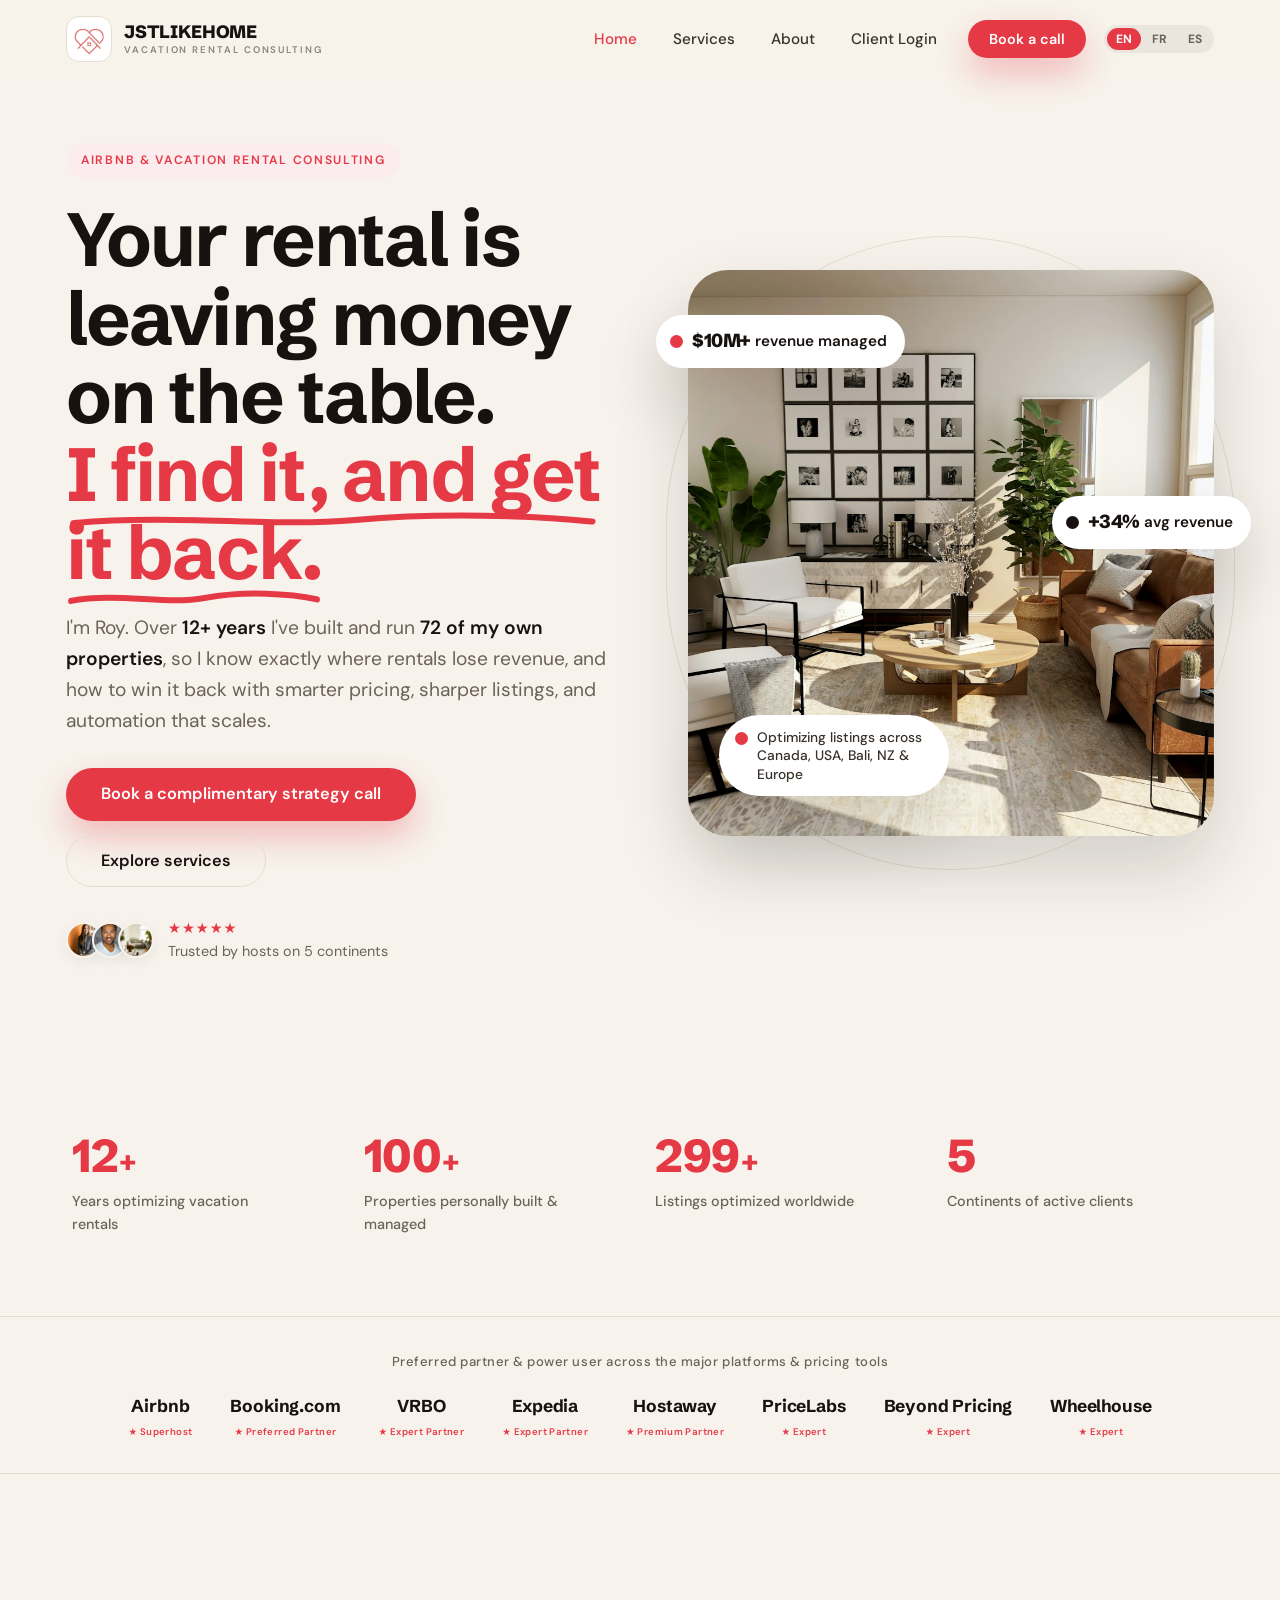
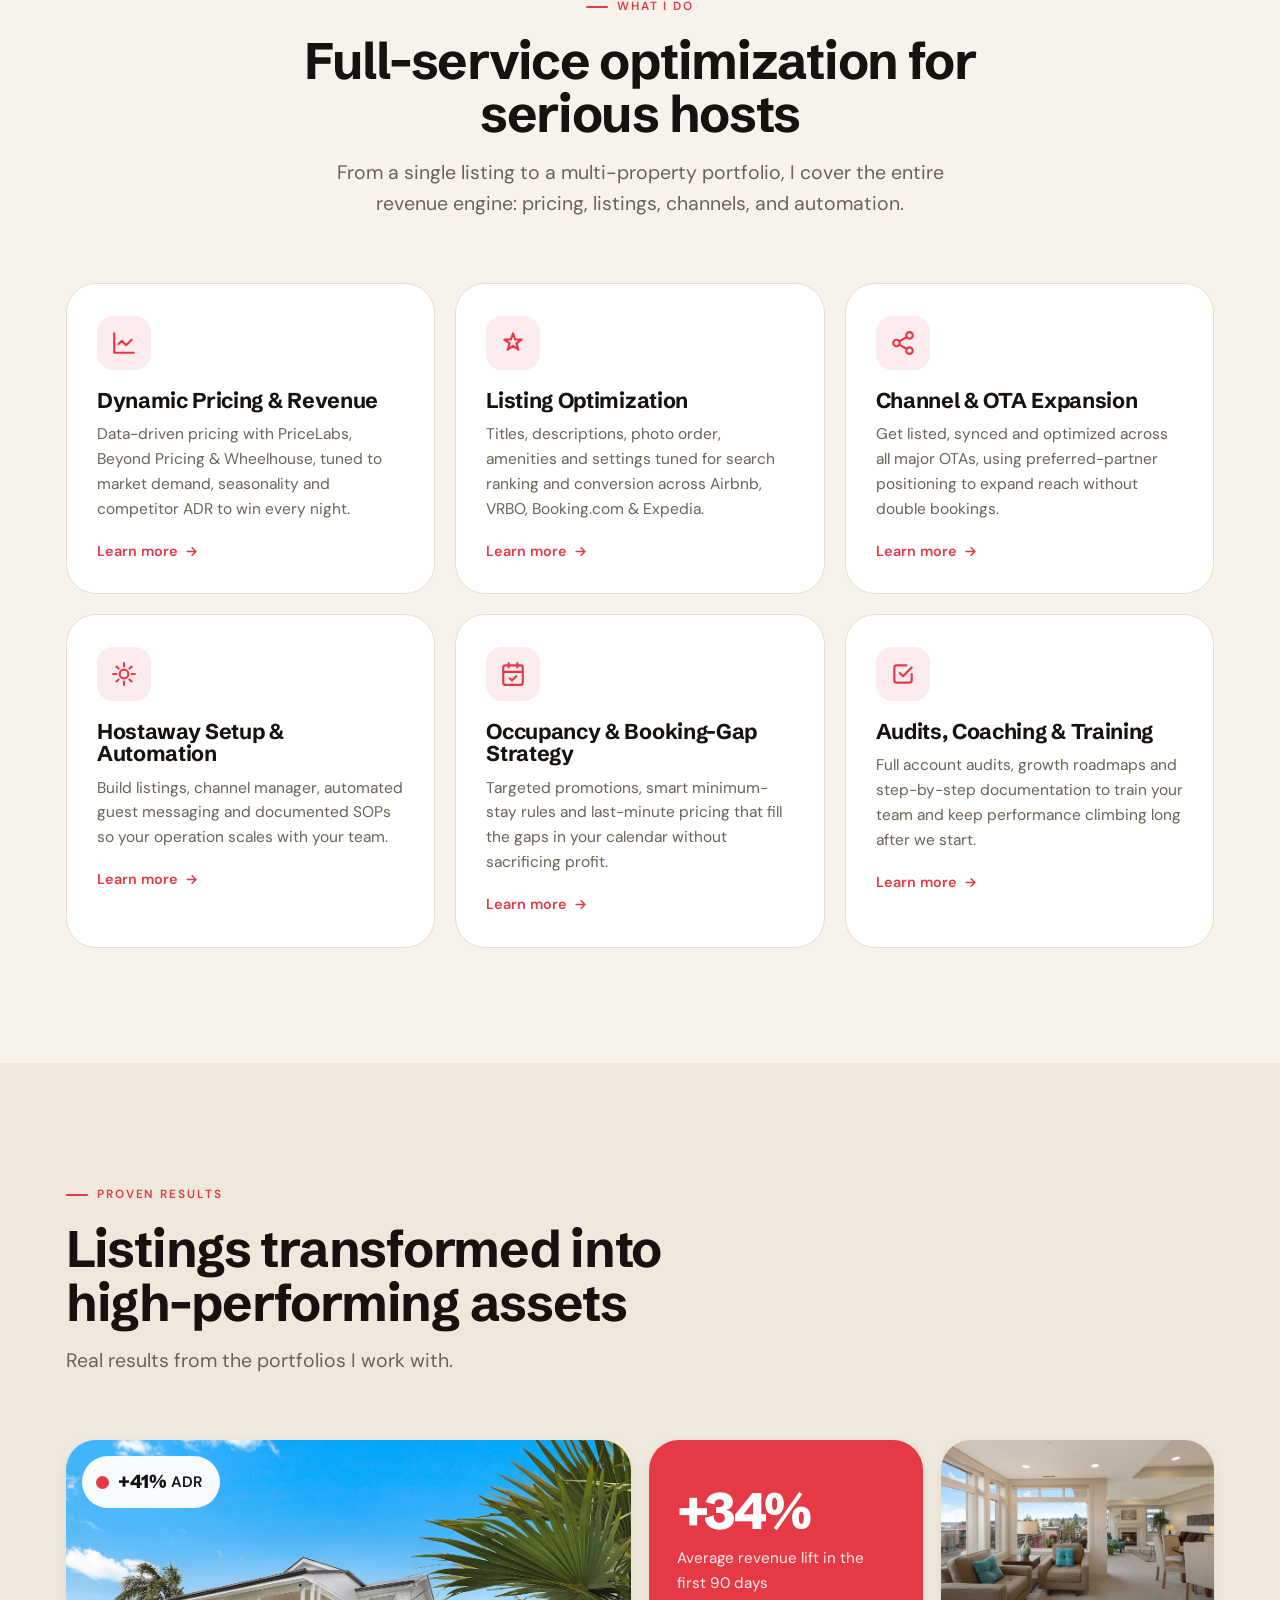
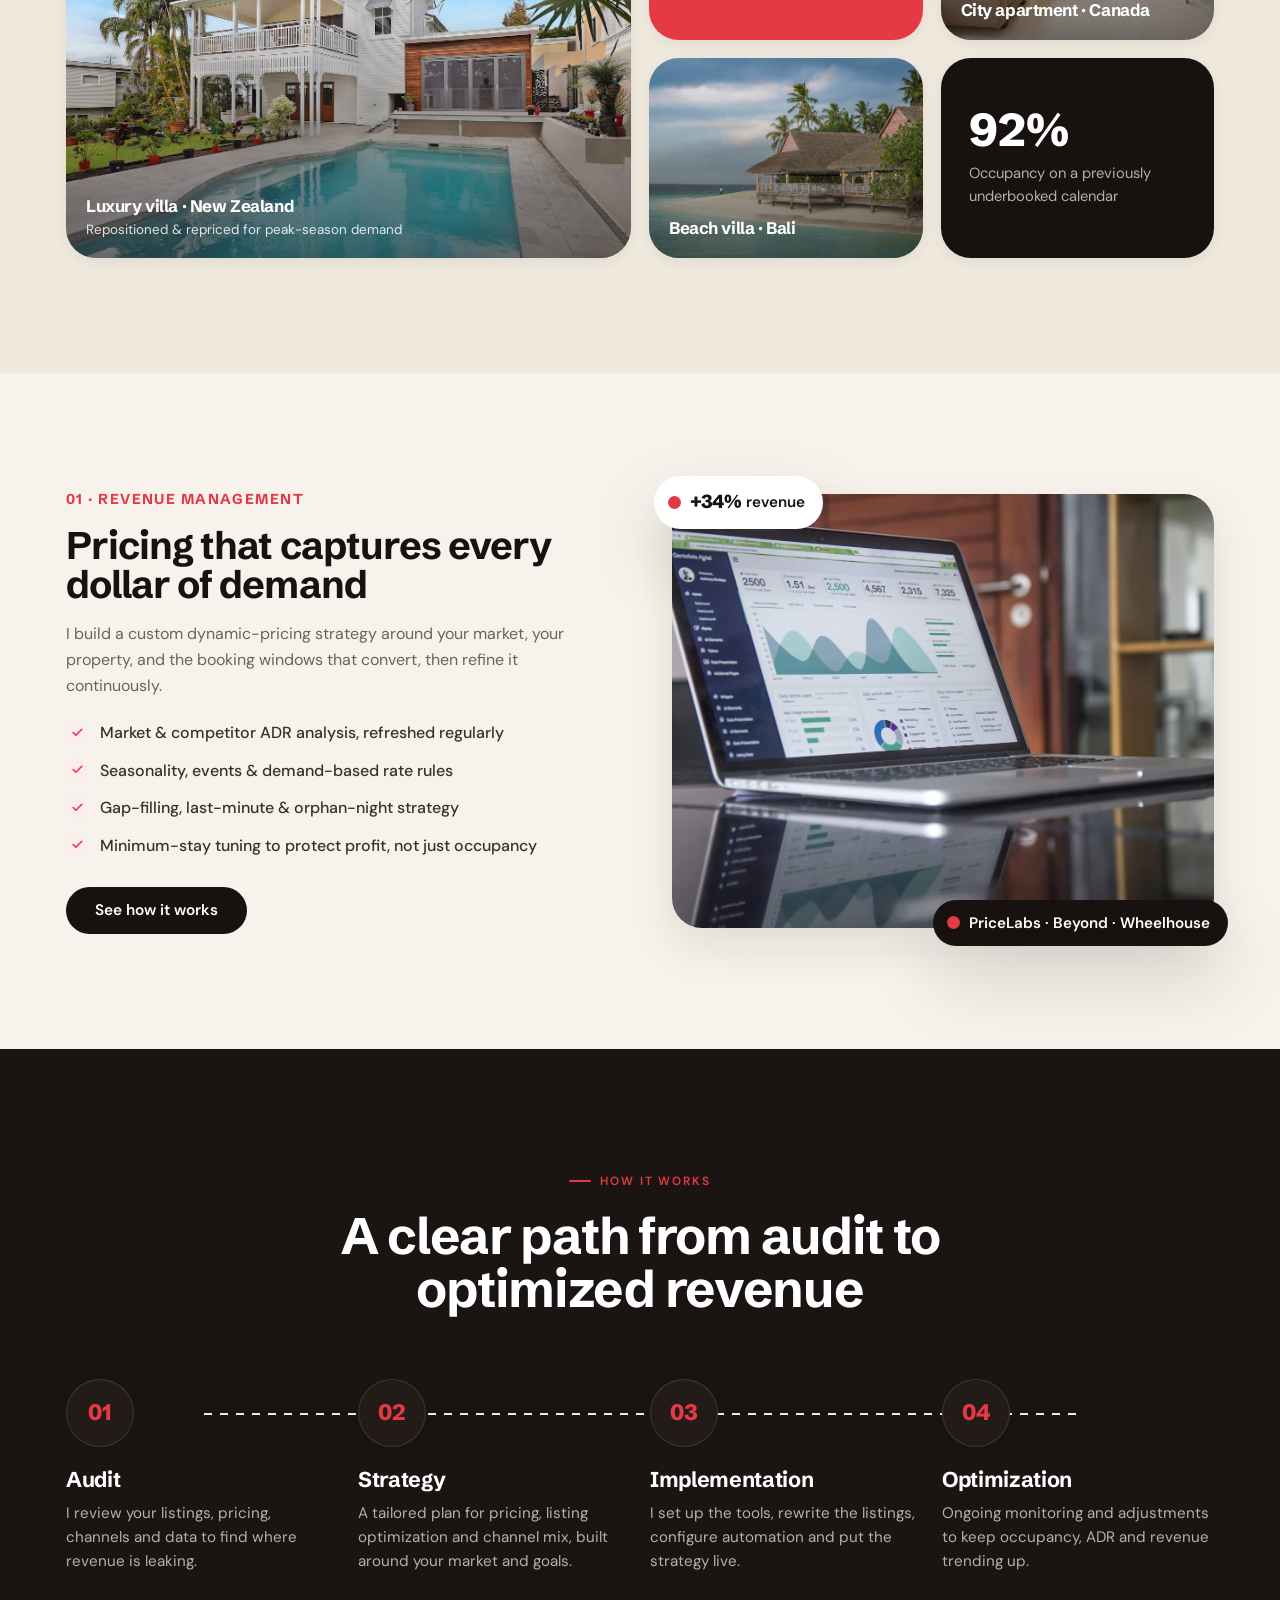
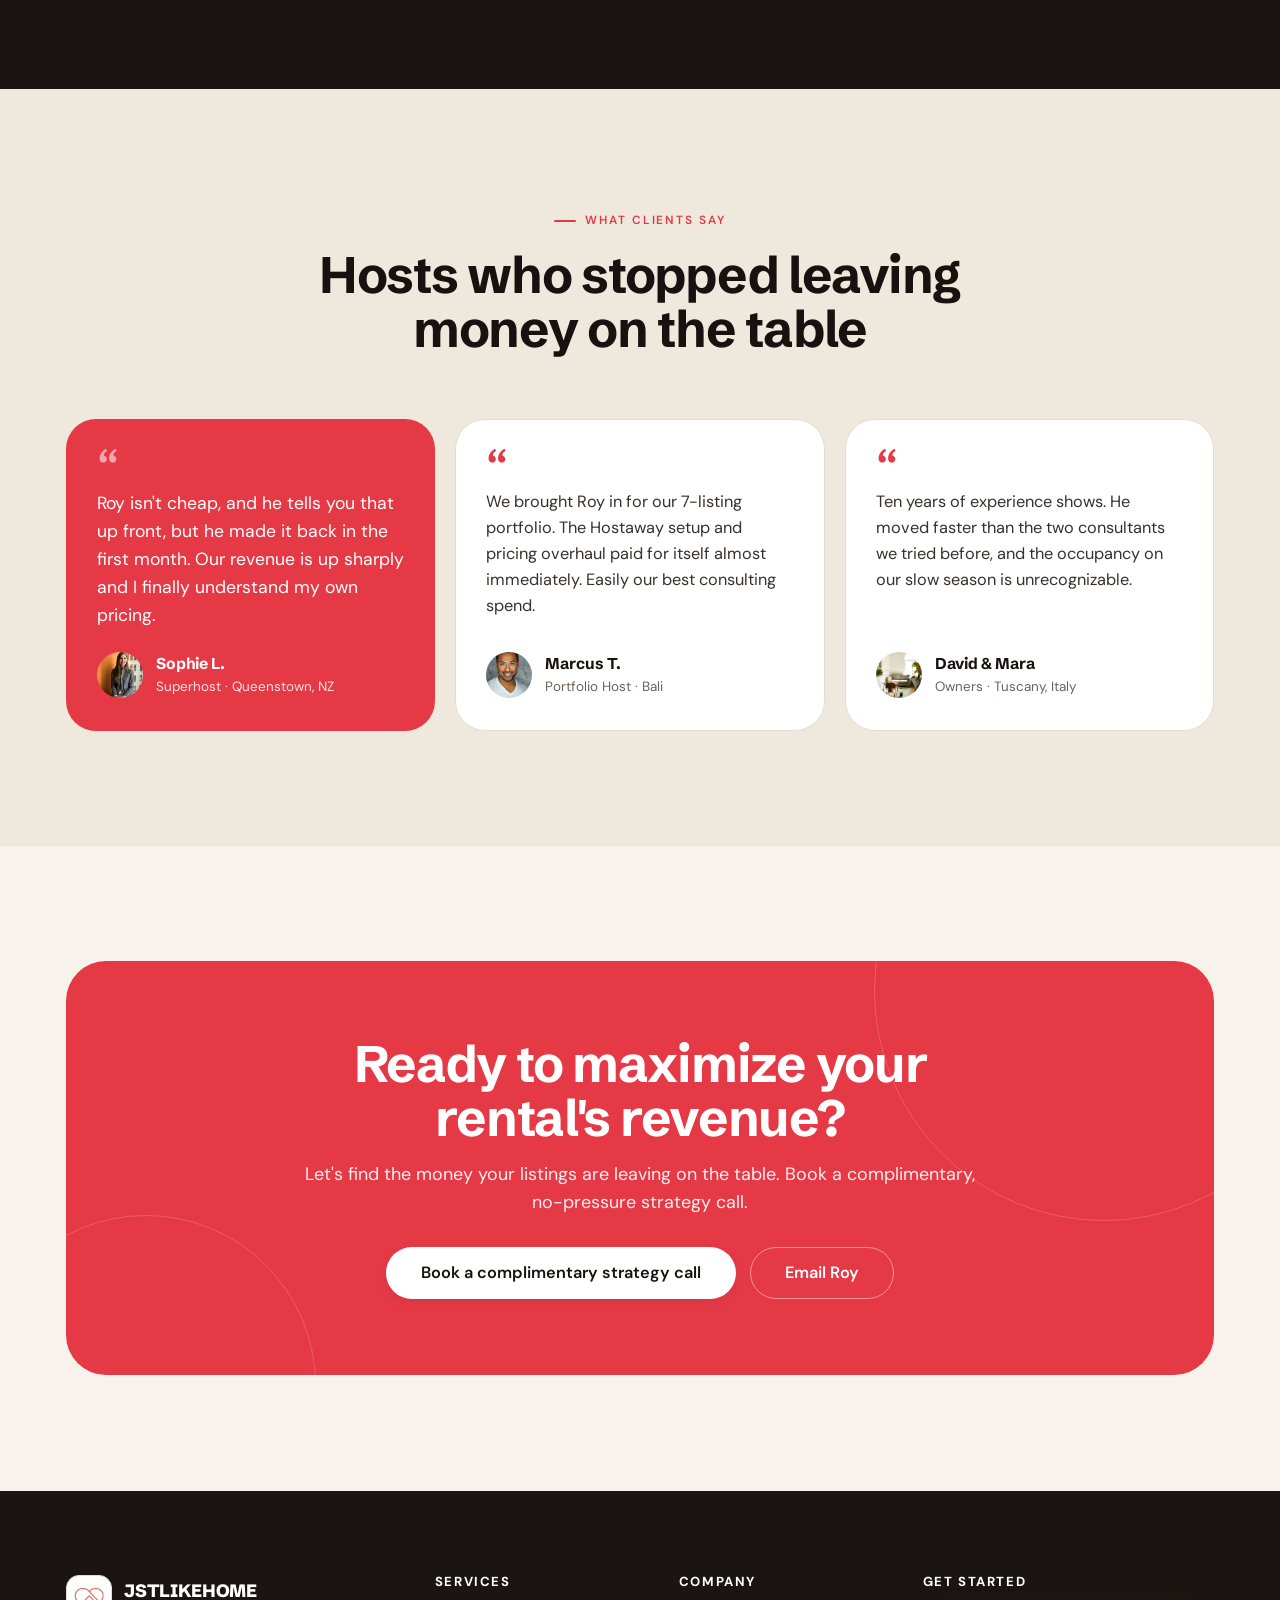
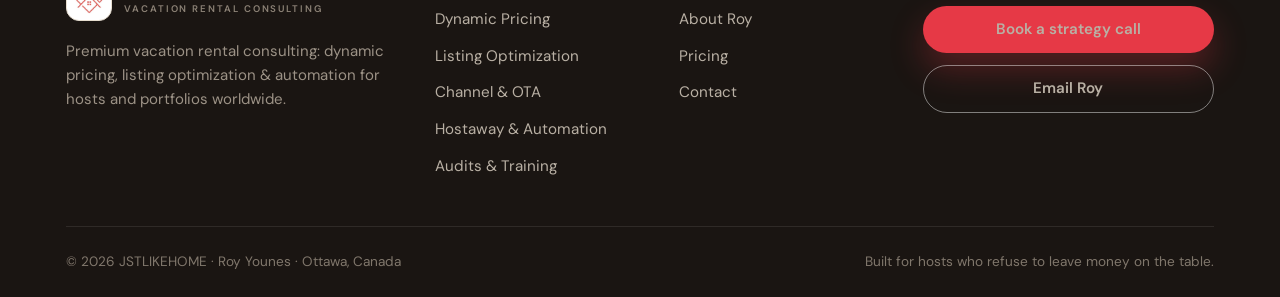
<file: index.html>
<!DOCTYPE html>
<html lang="en">
<head>
  <meta charset="UTF-8" />
  <meta name="viewport" content="width=device-width, initial-scale=1.0" />
  <title>JSTLIKEHOME — Vacation Rental &amp; Airbnb Consulting | Roy Younes</title>
  <meta name="description" content="Premium vacation rental consulting. 12+ years optimizing Airbnb & short-term rentals worldwide. Dynamic pricing, listing optimization, Hostaway automation and revenue growth. Booking.com Preferred Partner, Ottawa, Canada." />
  <meta name="theme-color" content="#E63946" />
  <meta property="og:title" content="JSTLIKEHOME — Vacation Rental Consulting" />
  <meta property="og:description" content="Maximize your vacation rental's ROI with a 12+ year STR expert. Dynamic pricing, listing optimization & automation." />
  <meta property="og:type" content="website" />
  <meta property="og:url" content="https://www.jstlikehome.com" />
  <link rel="icon" href="data:image/svg+xml,%3Csvg xmlns='http://www.w3.org/2000/svg' viewBox='0 0 100 100'%3E%3Cpath d='M50 82C35 68 14 55 14 36C14 24 24 16 34 16C42 16 47 21 50 26C53 21 58 16 66 16C76 16 86 24 86 36C86 55 65 68 50 82Z' fill='none' stroke='%23E63946' stroke-width='6' stroke-linejoin='round'/%3E%3Cpath d='M30 52L50 32L70 52L50 72Z' fill='none' stroke='%23E63946' stroke-width='6' stroke-linejoin='round'/%3E%3C/svg%3E" />
  <link rel="preconnect" href="https://fonts.googleapis.com" />
  <link rel="preconnect" href="https://fonts.gstatic.com" crossorigin />
  <link href="https://fonts.googleapis.com/css2?family=Schibsted+Grotesk:wght@400;500;600;700;800;900&family=DM+Sans:opsz,wght@9..40,400;9..40,500;9..40,600;9..40,700&display=swap" rel="stylesheet" />
  <link rel="stylesheet" href="styles.css" />
  <link rel="canonical" href="https://www.jstlikehome.com/" />
  <script src="analytics.js" defer></script>
  <script type="application/ld+json">
  {
    "@context": "https://schema.org",
    "@type": "ProfessionalService",
    "@id": "https://www.jstlikehome.com/#business",
    "name": "JSTLIKEHOME",
    "alternateName": "JstLikeHome Vacation Rental Consulting",
    "description": "Vacation rental and Airbnb consulting: dynamic pricing, listing optimization, channel management, and Hostaway automation for short-term rental owners.",
    "url": "https://www.jstlikehome.com/",
    "email": "roy.y@jstlikehome.com",
    "priceRange": "$$",
    "founder": {
      "@type": "Person",
      "name": "Roy Younes",
      "jobTitle": "Short-Term Rental Consultant",
      "email": "roy.y@jstlikehome.com",
      "url": "https://www.jstlikehome.com/about.html"
    },
    "address": {
      "@type": "PostalAddress",
      "addressLocality": "Ottawa",
      "addressRegion": "ON",
      "addressCountry": "CA"
    },
    "areaServed": {
      "@type": "Place",
      "name": "Worldwide"
    },
    "knowsAbout": [
      "Airbnb listing optimization",
      "Vrbo",
      "Booking.com",
      "Expedia",
      "Hopper",
      "Hostaway channel manager",
      "PriceLabs dynamic pricing",
      "Short-term rental revenue management",
      "OTA diversification",
      "Direct booking websites"
    ],
    "hasOfferCatalog": {
      "@type": "OfferCatalog",
      "name": "Consulting services",
      "itemListElement": [
        { "@type": "Offer", "itemOffered": { "@type": "Service", "name": "Short-term rental account audit" } },
        { "@type": "Offer", "itemOffered": { "@type": "Service", "name": "Dynamic pricing strategy" } },
        { "@type": "Offer", "itemOffered": { "@type": "Service", "name": "Channel manager setup and OTA launch" } },
        { "@type": "Offer", "itemOffered": { "@type": "Service", "name": "Listing optimization" } },
        { "@type": "Offer", "itemOffered": { "@type": "Service", "name": "Automation and payment integration" } }
      ]
    }
  }
  </script>
</head>
<body>

  <!-- ============ HEADER ============ -->
  <header class="site-header" id="top">
    <div class="container header-inner">
      <a href="index.html" class="brand" aria-label="JSTLIKEHOME home">
        <span class="brand__mark"><img src="assets/img/logo-mark.jpg" alt="JSTLIKEHOME logo" /></span>
        <span class="brand__text"><span class="brand__name">JSTLIKEHOME</span><span class="brand__sub">Vacation Rental Consulting</span></span>
      </a>
      <nav class="main-nav" id="main-nav" aria-label="Main">
        <a href="index.html" class="is-active">Home</a>
        <a href="services.html">Services</a>
        <a href="about.html">About</a>
        <a href="/clients/login">Client Login</a>
        <a href="about.html#contact" class="btn btn--primary btn--sm nav-cta">Book a call</a>
        <div id="langswitch" style="margin-left:12px"></div>
      </nav>
      <button class="nav-toggle" id="nav-toggle" aria-label="Open menu" aria-expanded="false" aria-controls="main-nav"><span></span><span></span><span></span></button>
    </div>
  </header>

  <main>
    <!-- ============ HERO ============ -->
    <section class="hero">
      <div class="container hero__grid">
        <div class="hero__copy reveal">
          <span class="eyebrow">Airbnb &amp; Vacation Rental Consulting</span>
          <h1>Your rental is leaving money on the table. <br><span class="accent">I find it, and get it back.</span></h1>
          <p class="hero__lede">I'm Roy. Over <strong>12+ years</strong> I've built and run <strong>72 of my own properties</strong>, so I know exactly where rentals lose revenue, and how to win it back with smarter pricing, sharper listings, and automation that scales.</p>
          <div class="hero__actions">
            <a href="about.html#contact" class="btn btn--primary btn--lg">Book a complimentary strategy call</a>
            <a href="services.html" class="btn btn--ghost btn--lg">Explore services</a>
          </div>
          <div class="hero__trust">
            <div class="hero__avatars" aria-hidden="true">
              <span style="background-image:url('assets/img/host-woman.jpg')"></span>
              <span style="background-image:url('assets/img/host-man.jpg')"></span>
              <span style="background-image:url('assets/img/balcony.jpg')"></span>
            </div>
            <div><span class="hero__stars">★★★★★</span><br />Trusted by hosts on 5 continents</div>
          </div>
        </div>

        <div class="hero__media reveal" data-d="2">
          <div class="hero__ring" aria-hidden="true"></div>
          <div class="hero__media-img">
            <img src="assets/img/dining.jpg" alt="A beautifully styled, optimized vacation rental living room" loading="eager" />
          </div>
          <div class="float-pill float-pill--price"><span class="dot"></span><span class="float-pill__big">$10M+</span>&nbsp;revenue managed</div>
          <div class="float-pill float-pill--rev"><span class="dot dot--ink"></span><span class="float-pill__big">+34%</span>&nbsp;avg revenue</div>
          <div class="float-pill float-pill--address float-pill--addr"><span class="dot"></span><span>Optimizing listings across Canada, USA, Bali, NZ &amp; Europe</span></div>
        </div>
      </div>
    </section>

    <!-- ============ STAT STRIP ============ -->
    <section class="section--tight">
      <div class="container">
        <div class="stats reveal">
          <div class="stat"><div class="stat__num"><span data-count="12">0</span><span class="stat__suffix">+</span></div><div class="stat__label">Years optimizing vacation rentals</div></div>
          <div class="stat"><div class="stat__num"><span data-count="100">0</span><span class="stat__suffix">+</span></div><div class="stat__label">Properties personally built &amp; managed</div></div>
          <div class="stat"><div class="stat__num"><span data-count="300">0</span><span class="stat__suffix">+</span></div><div class="stat__label">Listings optimized worldwide</div></div>
          <div class="stat"><div class="stat__num"><span data-count="5">0</span></div><div class="stat__label">Continents of active clients</div></div>
        </div>
      </div>
    </section>

    <!-- ============ TRUST BAR ============ -->
    <section class="trustbar">
      <div class="container">
        <p class="trustbar__label">Preferred partner &amp; power user across the major platforms &amp; pricing tools</p>
        <ul class="trustbar__logos">
          <li class="has-badge">Airbnb<span class="tb-badge">★ Superhost</span></li>
          <li class="has-badge">Booking.com<span class="tb-badge">★ Preferred Partner</span></li>
          <li class="has-badge">VRBO<span class="tb-badge">★ Expert Partner</span></li>
          <li class="has-badge">Expedia<span class="tb-badge">★ Expert Partner</span></li>
          <li class="has-badge">Hostaway<span class="tb-badge">★ Premium Partner</span></li>
          <li class="has-badge">PriceLabs<span class="tb-badge">★ Expert</span></li>
          <li class="has-badge">Beyond&nbsp;Pricing<span class="tb-badge">★ Expert</span></li>
          <li class="has-badge">Wheelhouse<span class="tb-badge">★ Expert</span></li>
        </ul>
      </div>
    </section>

    <!-- ============ SERVICES ============ -->
    <section class="section section--cream" id="services">
      <div class="container">
        <div class="section-head center reveal">
          <span class="kicker">What I do</span>
          <h2>Full-service optimization for serious hosts</h2>
          <p class="lede">From a single listing to a multi-property portfolio, I cover the entire revenue engine: pricing, listings, channels, and automation.</p>
        </div>
        <div class="cards">
          <article class="s-card reveal">
            <div class="s-card__icon"><svg viewBox="0 0 24 24" fill="none" stroke="currentColor" stroke-width="2" stroke-linecap="round" stroke-linejoin="round"><path d="M3 3v18h18"/><path d="m19 9-5 5-4-4-3 3"/></svg></div>
            <h3>Dynamic Pricing &amp; Revenue</h3>
            <p>Data-driven pricing with PriceLabs, Beyond Pricing &amp; Wheelhouse, tuned to market demand, seasonality and competitor ADR to win every night.</p>
            <a href="services.html#pricing" class="s-card__more">Learn more <svg viewBox="0 0 24 24" fill="none" stroke="currentColor" stroke-width="2.5" stroke-linecap="round" stroke-linejoin="round"><path d="M5 12h14M13 6l6 6-6 6"/></svg></a>
          </article>
          <article class="s-card reveal" data-d="1">
            <div class="s-card__icon"><svg viewBox="0 0 24 24" fill="none" stroke="currentColor" stroke-width="2" stroke-linecap="round" stroke-linejoin="round"><path d="m12 3 1.9 5.8H20l-4.9 3.6 1.9 5.8L12 14.6 7 18.2l1.9-5.8L4 8.8h6.1z"/></svg></div>
            <h3>Listing Optimization</h3>
            <p>Titles, descriptions, photo order, amenities and settings tuned for search ranking and conversion across Airbnb, VRBO, Booking.com &amp; Expedia.</p>
            <a href="services.html#listing" class="s-card__more">Learn more <svg viewBox="0 0 24 24" fill="none" stroke="currentColor" stroke-width="2.5" stroke-linecap="round" stroke-linejoin="round"><path d="M5 12h14M13 6l6 6-6 6"/></svg></a>
          </article>
          <article class="s-card reveal" data-d="2">
            <div class="s-card__icon"><svg viewBox="0 0 24 24" fill="none" stroke="currentColor" stroke-width="2" stroke-linecap="round" stroke-linejoin="round"><circle cx="18" cy="5" r="3"/><circle cx="6" cy="12" r="3"/><circle cx="18" cy="19" r="3"/><path d="m8.6 13.5 6.8 4M15.4 6.5l-6.8 4"/></svg></div>
            <h3>Channel &amp; OTA Expansion</h3>
            <p>Get listed, synced and optimized across all major OTAs, using preferred-partner positioning to expand reach without double bookings.</p>
            <a href="services.html#channels" class="s-card__more">Learn more <svg viewBox="0 0 24 24" fill="none" stroke="currentColor" stroke-width="2.5" stroke-linecap="round" stroke-linejoin="round"><path d="M5 12h14M13 6l6 6-6 6"/></svg></a>
          </article>
          <article class="s-card reveal">
            <div class="s-card__icon"><svg viewBox="0 0 24 24" fill="none" stroke="currentColor" stroke-width="2" stroke-linecap="round" stroke-linejoin="round"><path d="M12 2v3M12 19v3M2 12h3M19 12h3M5 5l2 2M17 17l2 2M19 5l-2 2M7 17l-2 2"/><circle cx="12" cy="12" r="4"/></svg></div>
            <h3>Hostaway Setup &amp; Automation</h3>
            <p>Build listings, channel manager, automated guest messaging and documented SOPs so your operation scales with your team.</p>
            <a href="services.html#automation" class="s-card__more">Learn more <svg viewBox="0 0 24 24" fill="none" stroke="currentColor" stroke-width="2.5" stroke-linecap="round" stroke-linejoin="round"><path d="M5 12h14M13 6l6 6-6 6"/></svg></a>
          </article>
          <article class="s-card reveal" data-d="1">
            <div class="s-card__icon"><svg viewBox="0 0 24 24" fill="none" stroke="currentColor" stroke-width="2" stroke-linecap="round" stroke-linejoin="round"><rect x="3" y="4" width="18" height="18" rx="2"/><path d="M16 2v4M8 2v4M3 10h18M9 16l2 2 4-4"/></svg></div>
            <h3>Occupancy &amp; Booking-Gap Strategy</h3>
            <p>Targeted promotions, smart minimum-stay rules and last-minute pricing that fill the gaps in your calendar without sacrificing profit.</p>
            <a href="services.html#occupancy" class="s-card__more">Learn more <svg viewBox="0 0 24 24" fill="none" stroke="currentColor" stroke-width="2.5" stroke-linecap="round" stroke-linejoin="round"><path d="M5 12h14M13 6l6 6-6 6"/></svg></a>
          </article>
          <article class="s-card reveal" data-d="2">
            <div class="s-card__icon"><svg viewBox="0 0 24 24" fill="none" stroke="currentColor" stroke-width="2" stroke-linecap="round" stroke-linejoin="round"><path d="M9 11l3 3 8-8"/><path d="M20 12v6a2 2 0 0 1-2 2H6a2 2 0 0 1-2-2V6a2 2 0 0 1 2-2h9"/></svg></div>
            <h3>Audits, Coaching &amp; Training</h3>
            <p>Full account audits, growth roadmaps and step-by-step documentation to train your team and keep performance climbing long after we start.</p>
            <a href="services.html#audits" class="s-card__more">Learn more <svg viewBox="0 0 24 24" fill="none" stroke="currentColor" stroke-width="2.5" stroke-linecap="round" stroke-linejoin="round"><path d="M5 12h14M13 6l6 6-6 6"/></svg></a>
          </article>
        </div>
      </div>
    </section>

    <!-- ============ RESULTS BENTO ============ -->
    <section class="section section--alt" id="results">
      <div class="container">
        <div class="section-head reveal">
          <span class="kicker">Proven results</span>
          <h2>Listings transformed into high-performing assets</h2>
          <p class="lede">Real results from the portfolios I work with.</p>
        </div>
        <div class="bento reveal">
          <div class="bento__item bento__item--photo span-2 row-2">
            <img src="assets/img/exterior.jpg" alt="Premium vacation rental with pool" loading="lazy" />
            <div class="bento__badge"><span class="float-pill" style="position:static;box-shadow:none;background:rgba(255,255,255,.95)"><span class="dot"></span><span class="float-pill__big">+41%</span>&nbsp;ADR</span></div>
            <div class="bento__cap"><h4>Luxury villa · New Zealand</h4><p>Repositioned &amp; repriced for peak-season demand</p></div>
          </div>
          <div class="bento__item bento__item--stat"><div class="b-num">+34%</div><div class="b-label">Average revenue lift in the first 90 days</div></div>
          <div class="bento__item bento__item--photo"><img src="assets/img/bedroom.jpg" alt="Optimized open-plan rental interior" loading="lazy" /><div class="bento__cap"><h4>City apartment · Canada</h4></div></div>
          <div class="bento__item bento__item--photo"><img src="assets/img/coastal.jpg" alt="Beachfront rental villa" loading="lazy" /><div class="bento__cap"><h4>Beach villa · Bali</h4></div></div>
          <div class="bento__item bento__item--ink"><div class="b-num">92%</div><div class="b-label">Occupancy on a previously underbooked calendar</div></div>
        </div>
      </div>
    </section>

    <!-- ============ FEATURE: PRICING ============ -->
    <section class="section section--cream">
      <div class="container">
        <div class="feature feature--rev">
          <div class="feature__media reveal">
            <div class="feature__media-img"><img src="assets/img/workspace.jpg" alt="Revenue dashboard with dynamic pricing analytics" loading="lazy" /></div>
            <div class="float-pill float-pill--a"><span class="dot"></span><span class="float-pill__big">+34%</span>&nbsp;revenue</div>
            <div class="float-pill float-pill--b float-pill--dark"><span class="dot"></span>PriceLabs · Beyond · Wheelhouse</div>
          </div>
          <div class="feature__copy reveal" data-d="1">
            <span class="feature__num">01 · REVENUE MANAGEMENT</span>
            <h2>Pricing that captures every dollar of demand</h2>
            <p>I build a custom dynamic-pricing strategy around your market, your property, and the booking windows that convert, then refine it continuously.</p>
            <ul class="feature__list">
              <li>Market &amp; competitor ADR analysis, refreshed regularly</li>
              <li>Seasonality, events &amp; demand-based rate rules</li>
              <li>Gap-filling, last-minute &amp; orphan-night strategy</li>
              <li>Minimum-stay tuning to protect profit, not just occupancy</li>
            </ul>
            <a href="services.html#pricing" class="btn btn--dark" style="margin-top:28px">See how it works</a>
          </div>
        </div>
      </div>
    </section>

    <!-- ============ PROCESS ============ -->
    <section class="section section--dark">
      <div class="container">
        <div class="section-head center reveal">
          <span class="kicker">How it works</span>
          <h2>A clear path from audit to optimized revenue</h2>
        </div>
        <div class="process">
          <div class="process__line" aria-hidden="true"></div>
          <div class="p-step reveal"><div class="p-step__num">01</div><h3>Audit</h3><p>I review your listings, pricing, channels and data to find where revenue is leaking.</p></div>
          <div class="p-step reveal" data-d="1"><div class="p-step__num">02</div><h3>Strategy</h3><p>A tailored plan for pricing, listing optimization and channel mix, built around your market and goals.</p></div>
          <div class="p-step reveal" data-d="2"><div class="p-step__num">03</div><h3>Implementation</h3><p>I set up the tools, rewrite the listings, configure automation and put the strategy live.</p></div>
          <div class="p-step reveal" data-d="3"><div class="p-step__num">04</div><h3>Optimization</h3><p>Ongoing monitoring and adjustments to keep occupancy, ADR and revenue trending up.</p></div>
        </div>
      </div>
    </section>

    <!-- ============ TESTIMONIALS ============ -->
    <section class="section section--alt">
      <div class="container">
        <div class="section-head center reveal">
          <span class="kicker">What clients say</span>
          <h2>Hosts who stopped leaving money on the table</h2>
        </div>
        <div class="quotes">
          <div class="quote quote--feature reveal">
            <div class="quote__mark">&ldquo;</div>
            <p class="quote__text">Roy isn't cheap, and he tells you that up front, but he made it back in the first month. Our revenue is up sharply and I finally understand my own pricing.</p>
            <div class="quote__by"><span class="quote__av" style="background-image:url('assets/img/host-woman.jpg')"></span><div><div class="quote__name">Sophie L.</div><div class="quote__role">Superhost · Queenstown, NZ</div></div></div>
          </div>
          <div class="quote reveal" data-d="1">
            <div class="quote__mark">&ldquo;</div>
            <p class="quote__text">We brought Roy in for our 7-listing portfolio. The Hostaway setup and pricing overhaul paid for itself almost immediately. Easily our best consulting spend.</p>
            <div class="quote__by"><span class="quote__av" style="background-image:url('assets/img/host-man.jpg')"></span><div><div class="quote__name">Marcus T.</div><div class="quote__role">Portfolio Host · Bali</div></div></div>
          </div>
          <div class="quote reveal" data-d="2">
            <div class="quote__mark">&ldquo;</div>
            <p class="quote__text">Ten years of experience shows. He moved faster than the two consultants we tried before, and the occupancy on our slow season is unrecognizable.</p>
            <div class="quote__by"><span class="quote__av" style="background-image:url('assets/img/balcony.jpg')"></span><div><div class="quote__name">David &amp; Mara</div><div class="quote__role">Owners · Tuscany, Italy</div></div></div>
          </div>
        </div>
      </div>
    </section>

    <!-- ============ CTA ============ -->
    <section class="section section--cream">
      <div class="container">
        <div class="cta-band reveal">
          <div class="cta-band__inner">
            <h2>Ready to maximize your rental's revenue?</h2>
            <p>Let's find the money your listings are leaving on the table. Book a complimentary, no-pressure strategy call.</p>
            <div class="cta-actions">
              <a href="about.html#contact" class="btn btn--light btn--lg">Book a complimentary strategy call</a>
              <a href="mailto:roy.y@jstlikehome.com" class="btn btn--outline-light btn--lg">Email Roy</a>
            </div>
          </div>
        </div>
      </div>
    </section>
  </main>

  <!-- ============ FOOTER ============ -->
  <footer class="site-footer">
    <div class="container">
      <div class="footer-top">
        <div class="footer-brand">
          <a href="index.html" class="brand" aria-label="JSTLIKEHOME home">
            <span class="brand__mark"><img src="assets/img/logo-mark.jpg" alt="JSTLIKEHOME logo" /></span>
            <span class="brand__text"><span class="brand__name">JSTLIKEHOME</span><span class="brand__sub">Vacation Rental Consulting</span></span>
          </a>
          <p>Premium vacation rental consulting: dynamic pricing, listing optimization &amp; automation for hosts and portfolios worldwide.</p>
        </div>
        <div class="footer-col">
          <h4>Services</h4>
          <ul>
            <li><a href="services.html#pricing">Dynamic Pricing</a></li>
            <li><a href="services.html#listing">Listing Optimization</a></li>
            <li><a href="services.html#channels">Channel &amp; OTA</a></li>
            <li><a href="services.html#automation">Hostaway &amp; Automation</a></li>
            <li><a href="services.html#audits">Audits &amp; Training</a></li>
          </ul>
        </div>
        <div class="footer-col">
          <h4>Company</h4>
          <ul>
            <li><a href="about.html">About Roy</a></li>
            <li><a href="services.html#pricing-plans">Pricing</a></li>
            <li><a href="about.html#contact">Contact</a></li>
          </ul>
        </div>
        <div class="footer-col footer-cta">
          <h4>Get started</h4>
          <a href="about.html#contact" class="btn btn--primary">Book a strategy call</a>
          <a href="mailto:roy.y@jstlikehome.com" class="btn btn--outline-light">Email Roy</a>
        </div>
      </div>
      <div class="footer-bottom">
        <p>&copy; <span data-year>2026</span> JSTLIKEHOME · Roy Younes · Ottawa, Canada</p>
        <p>Built for hosts who refuse to leave money on the table.</p>
      </div>
    </div>
  </footer>

  <script src="script.js"></script>
  <script src="/i18n.js"></script>
</body>
</html>
</file>
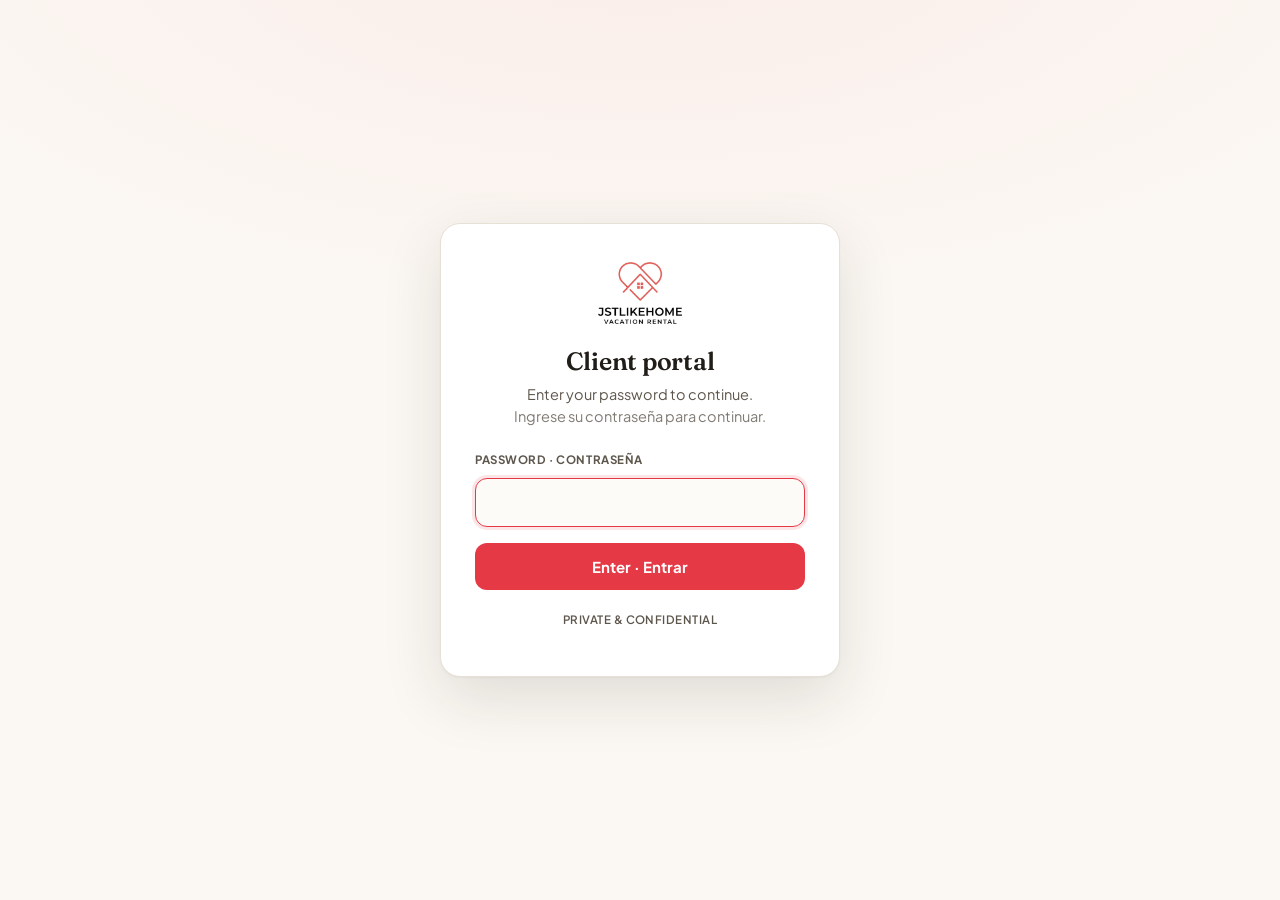
<file: clients/login/index.html>
<!DOCTYPE html>
<html lang="en">
<head>
<meta charset="UTF-8">
<meta name="viewport" content="width=device-width, initial-scale=1.0">
<meta name="robots" content="noindex, nofollow">
<title>Client Portal — JstLikeHome</title>
<link rel="preconnect" href="https://fonts.googleapis.com">
<link rel="preconnect" href="https://fonts.gstatic.com" crossorigin>
<link href="https://fonts.googleapis.com/css2?family=Fraunces:opsz,wght@9..144,500;9..144,600&family=Plus+Jakarta+Sans:wght@400;500;600;700&display=swap" rel="stylesheet">
<style>
  :root{--paper:#FBF8F3;--card:#FFFFFF;--ink:#211d18;--ink-soft:#5d564c;--line:#e7e0d5;--coral:#E63946;}
  *{box-sizing:border-box}
  body{margin:0;min-height:100vh;min-height:100dvh;display:grid;place-items:center;background:
      radial-gradient(120% 80% at 50% -10%, rgba(230,57,70,.06), transparent 60%),var(--paper);
    color:var(--ink);font-family:'Plus Jakarta Sans',-apple-system,BlinkMacSystemFont,'Segoe UI',sans-serif;
    -webkit-font-smoothing:antialiased;padding:24px}
  .card{width:100%;max-width:400px;background:var(--card);border:1px solid var(--line);border-radius:20px;
    padding:38px 34px;box-shadow:0 1px 2px rgba(33,29,24,.04),0 22px 60px rgba(33,29,24,.12);text-align:center}
  .logo{height:62px;width:auto;margin:0 auto 22px;display:block}
  h1{font-family:'Fraunces',Georgia,serif;font-weight:600;font-size:25px;margin:0 0 7px;letter-spacing:-.01em}
  .sub{color:var(--ink-soft);font-size:14.5px;margin:0 0 24px;line-height:1.55}
  .sub .es{opacity:.78}
  form{display:grid;gap:11px;text-align:left}
  label{font-size:11.5px;font-weight:700;letter-spacing:.05em;text-transform:uppercase;color:var(--ink-soft)}
  input[type=password]{width:100%;font:inherit;font-size:16px;padding:13px 15px;border:1px solid var(--line);
    border-radius:12px;background:#fdfbf7;color:var(--ink);outline:none;transition:border-color .15s,box-shadow .15s}
  input[type=password]:focus{border-color:var(--coral);box-shadow:0 0 0 3px rgba(230,57,70,.13)}
  button{font:inherit;font-weight:700;font-size:15px;color:#fff;background:var(--coral);border:none;border-radius:12px;
    padding:14px;cursor:pointer;transition:filter .15s,transform .15s;margin-top:5px}
  button:hover{filter:brightness(1.06)}
  button:active{transform:translateY(1px)}
  .err{display:none;background:#fdecec;border:1px solid #f3c4c4;color:#a02530;font-size:13px;font-weight:600;
    border-radius:10px;padding:10px 12px;margin-bottom:6px;text-align:left}
  .err.show{display:block}
  .foot{margin-top:22px;font-size:11.5px;color:var(--ink-soft);letter-spacing:.04em;text-transform:uppercase;font-weight:600}
</style>
</head>
<body>
  <div class="card">
    <img class="logo" src="/assets/img/logo-portal.png" alt="JstLikeHome">
    <h1>Client portal</h1>
    <p class="sub">Enter your password to continue.<br><span class="es">Ingrese su contraseña para continuar.</span></p>
    <div class="err" id="err">Incorrect password, please try again. · Contraseña incorrecta.</div>
    <form method="POST" action="/clients/login">
      <label for="password">Password · Contraseña</label>
      <input type="password" id="password" name="password" autocomplete="current-password" required>
      <input type="hidden" name="next" id="next" value="">
      <button type="submit">Enter · Entrar</button>
    </form>
    <p class="foot">Private &amp; confidential</p>
  </div>
  <script>
    (function () {
      var q = new URLSearchParams(location.search);
      var next = q.get('next') || '';
      if (next && !/^\/clients\//.test(next)) next = ''; // empty -> password decides the destination
      document.getElementById('next').value = next;
      if (q.get('error')) document.getElementById('err').classList.add('show');
      var p = document.getElementById('password');
      if (p) p.focus();
    })();
  </script>
</body>
</html>
</file>
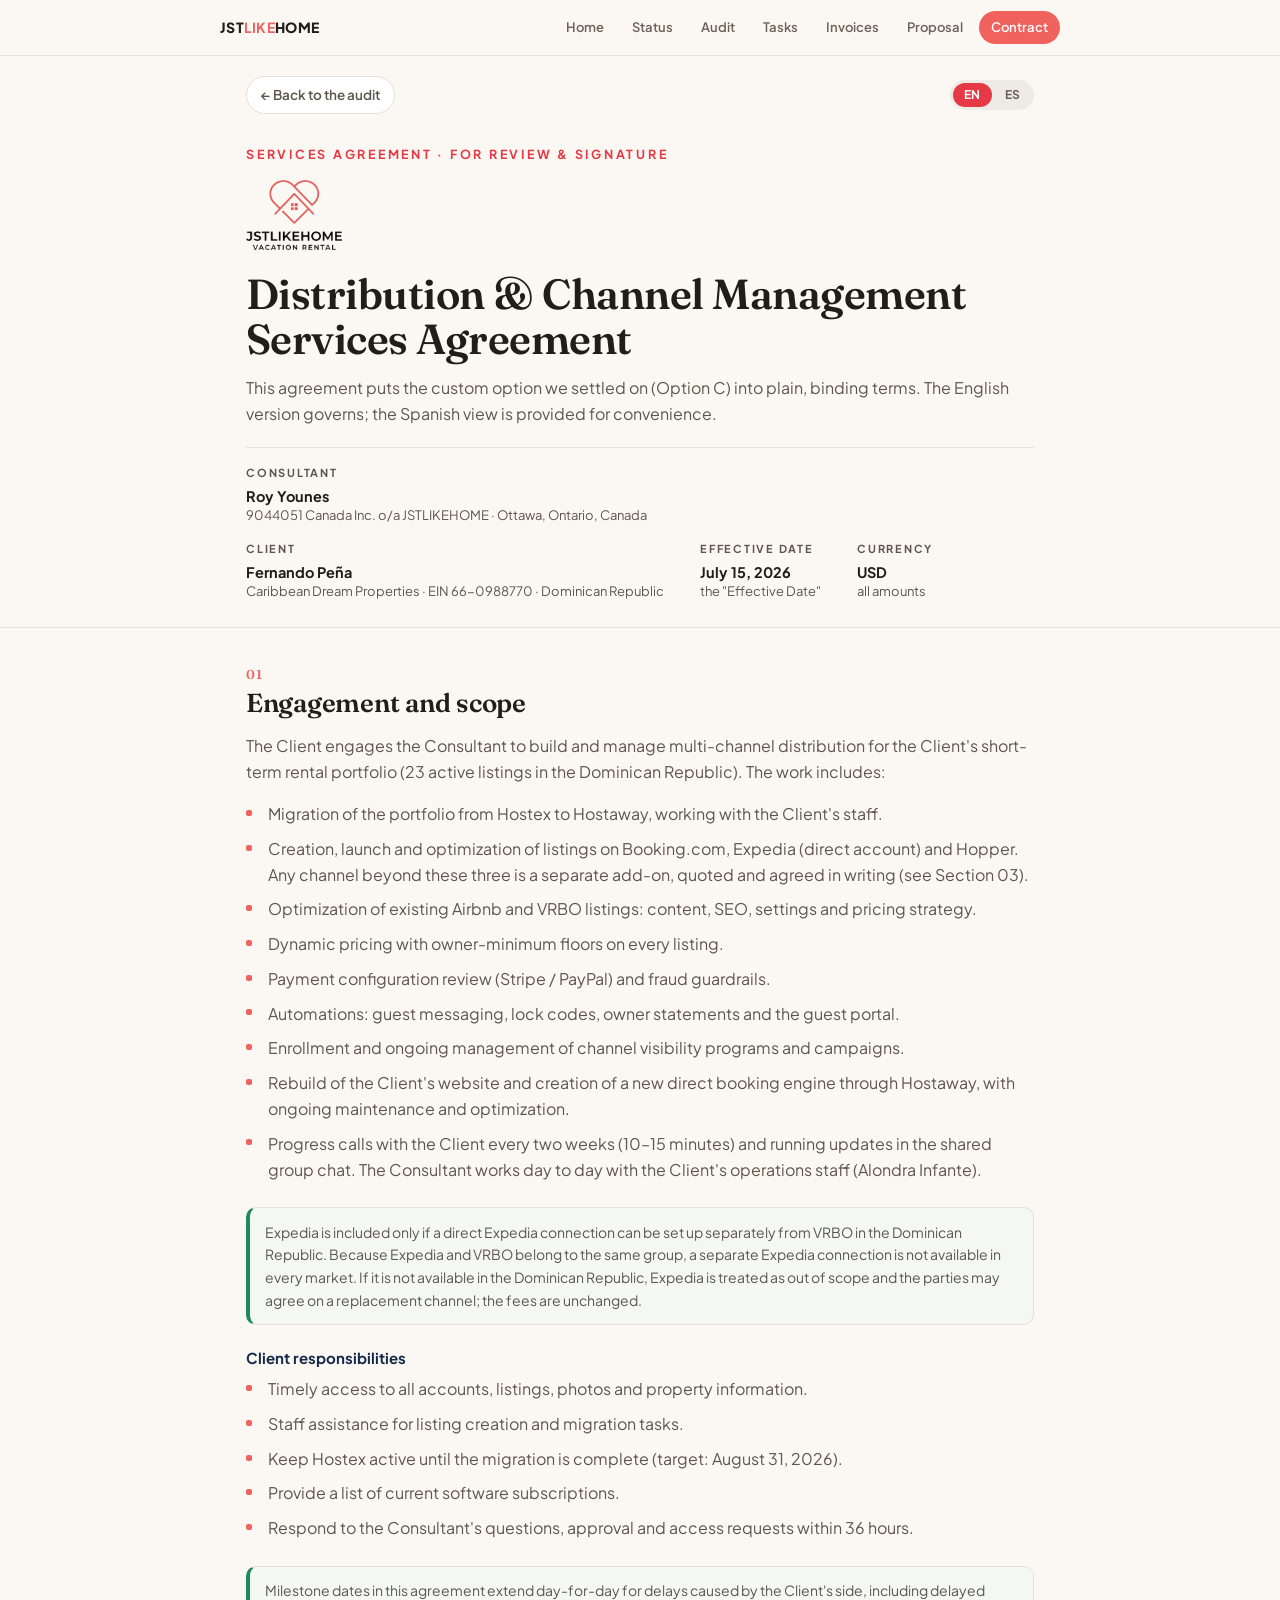
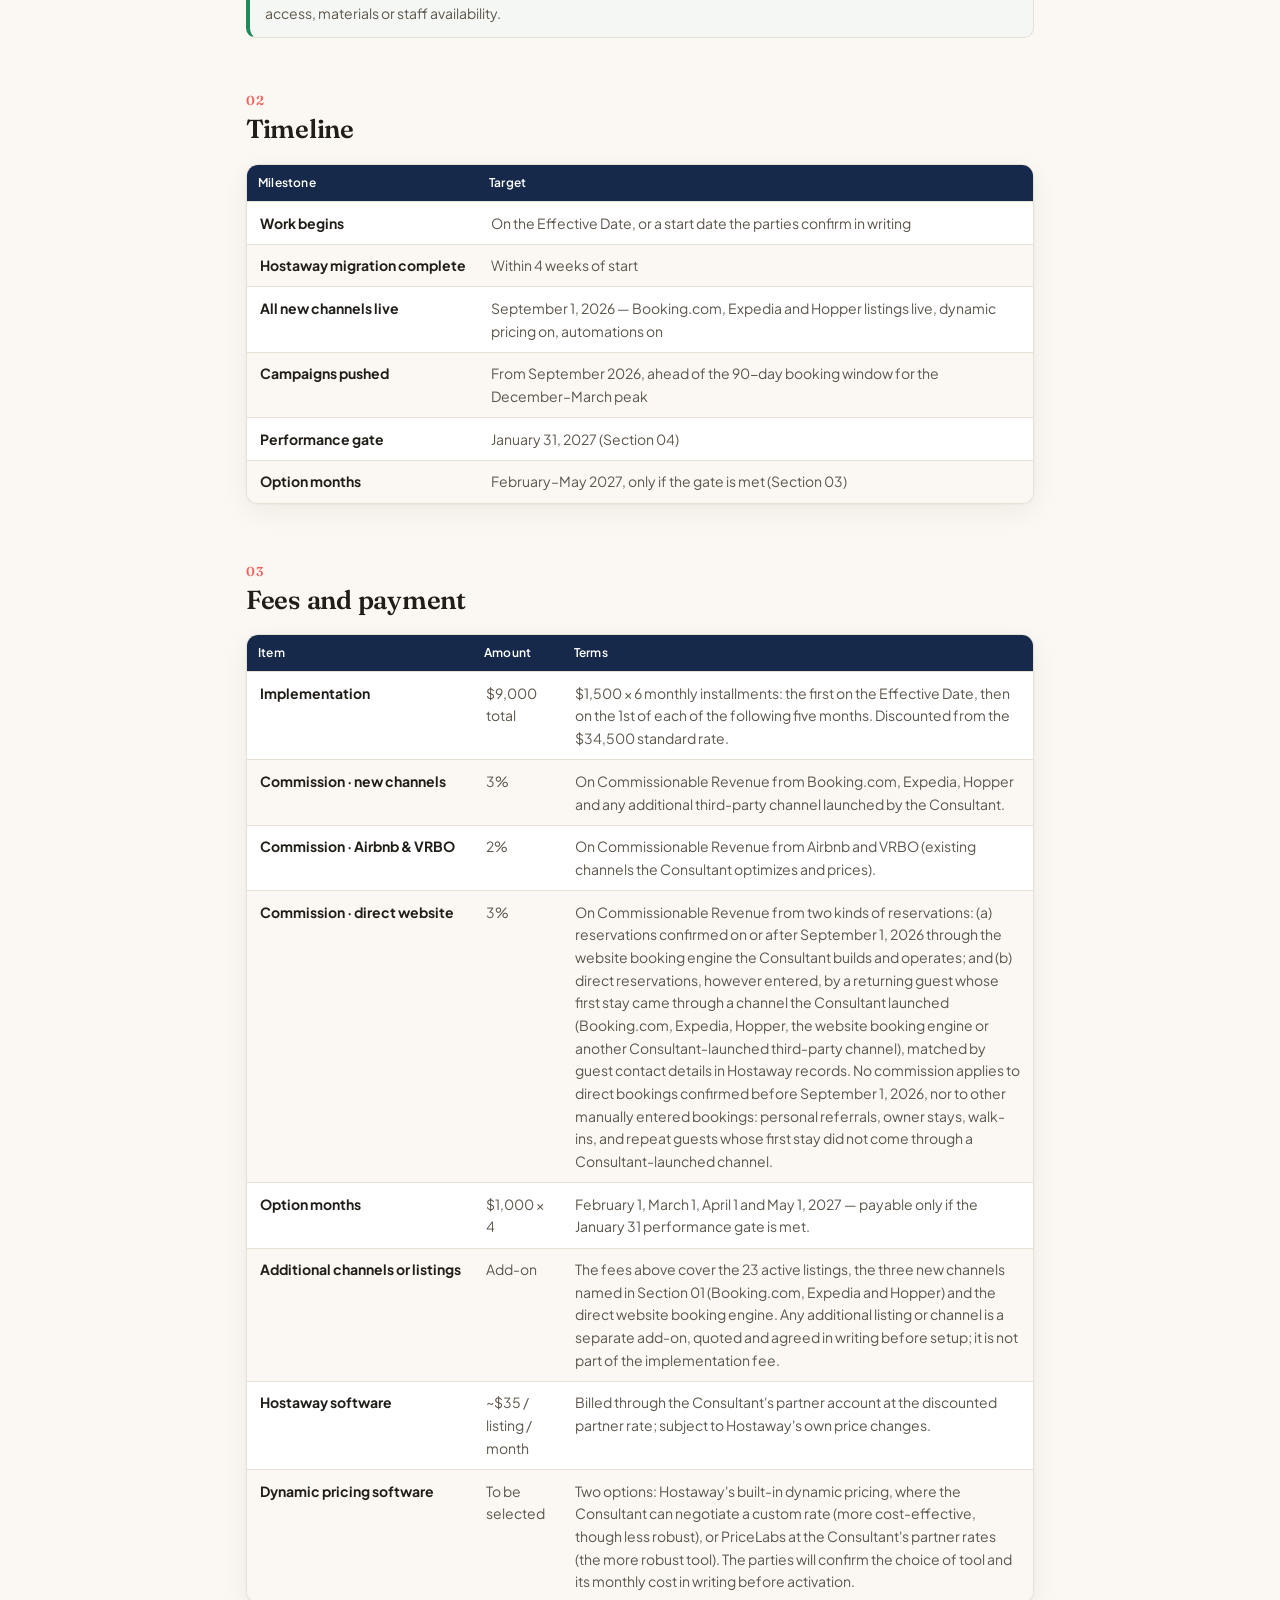
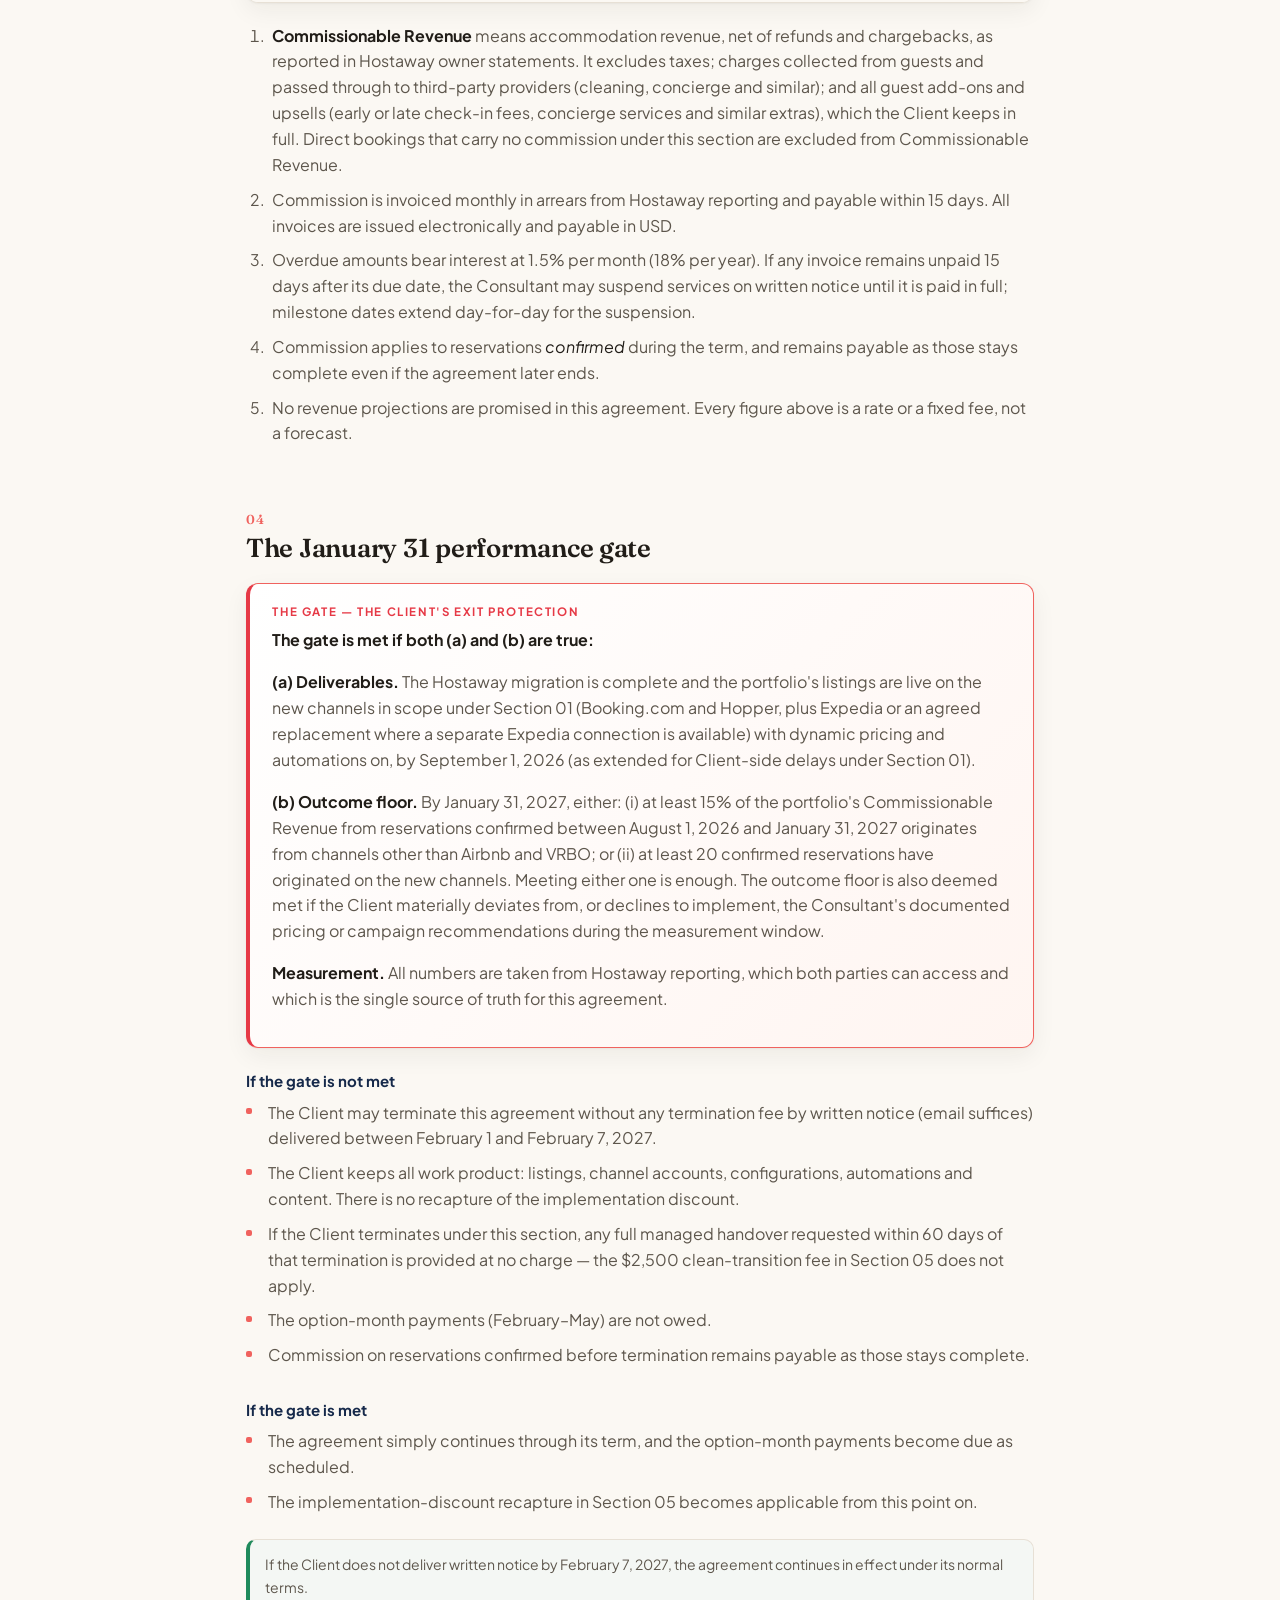
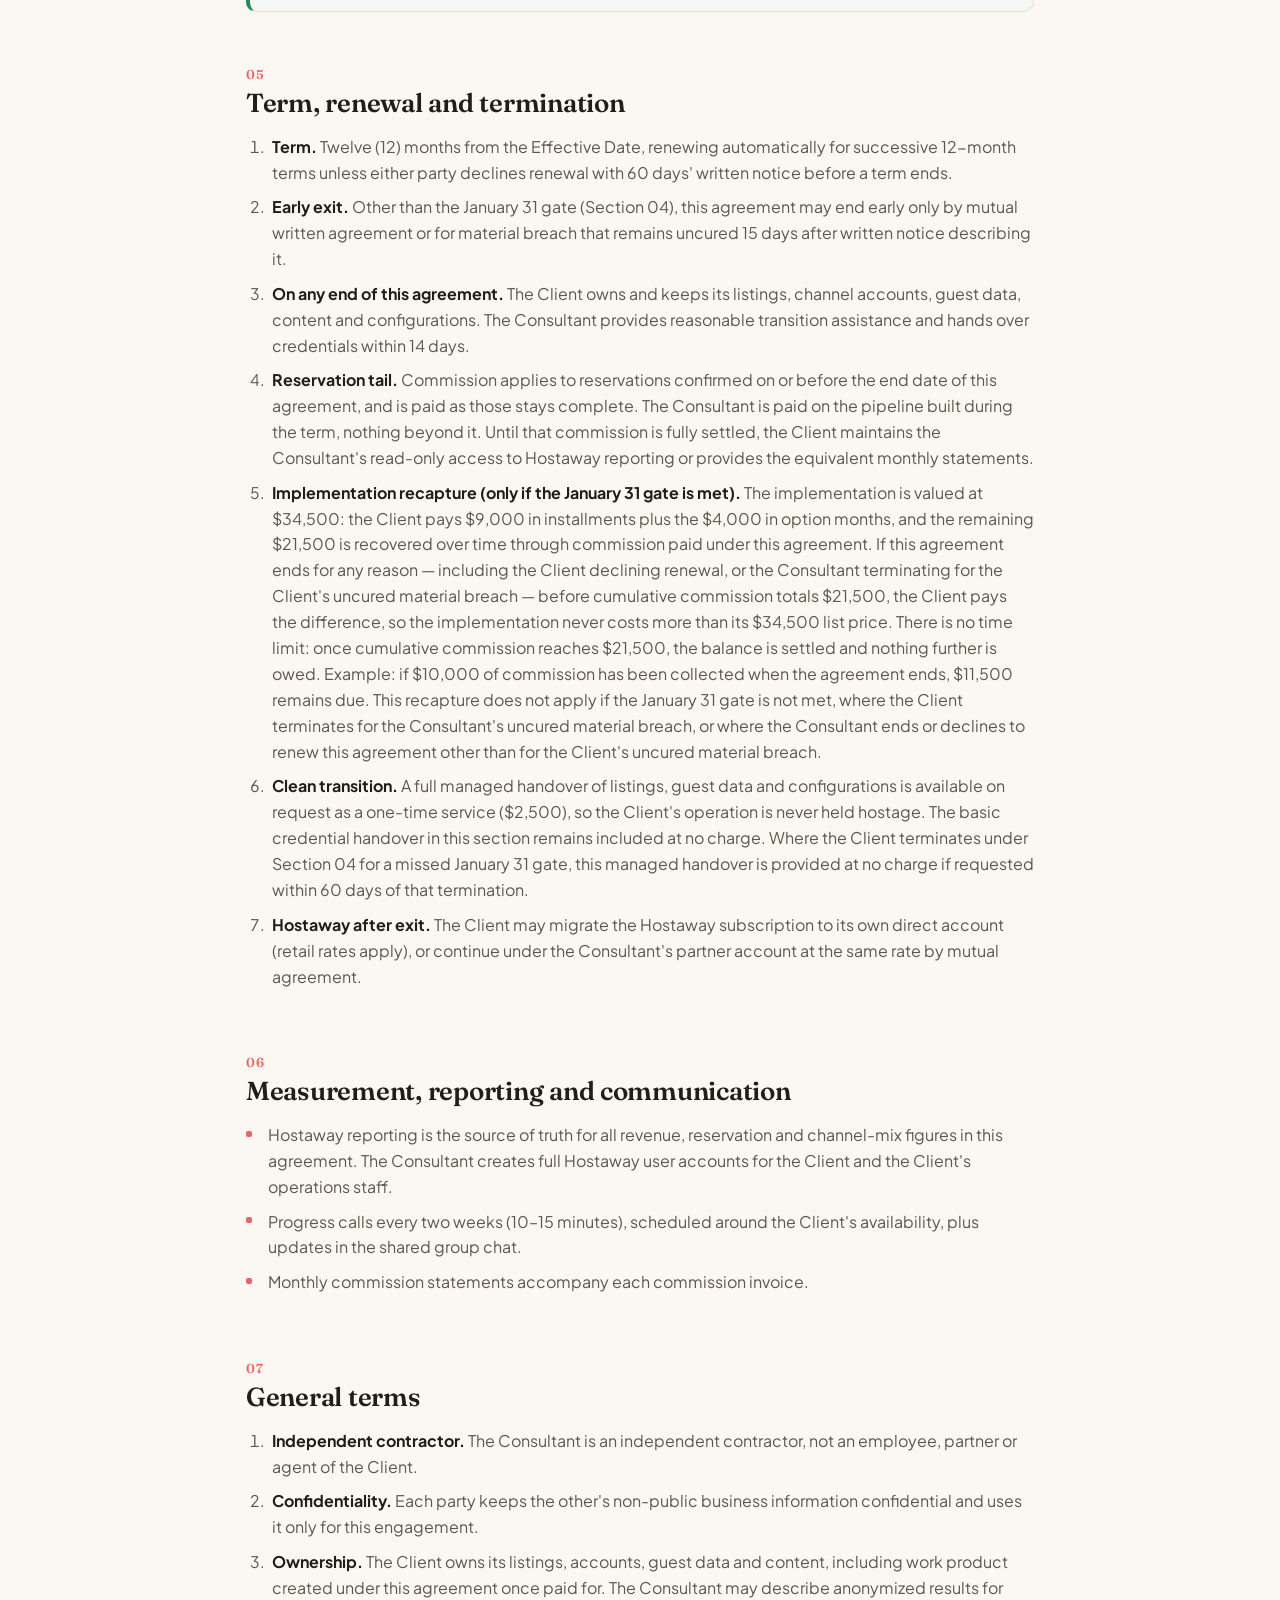
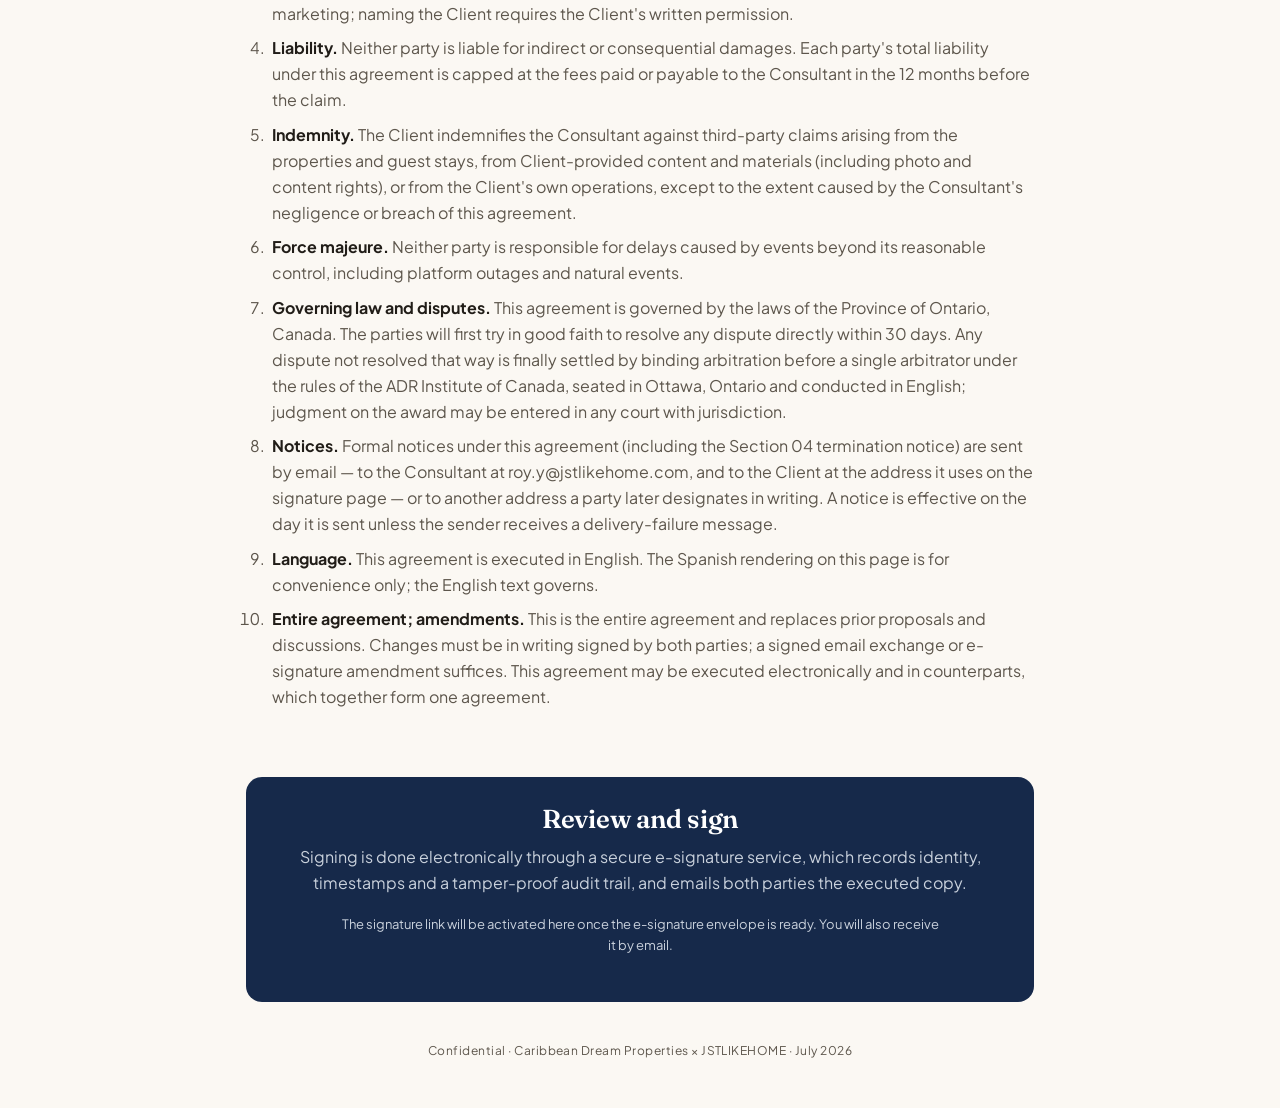
<file: clients/fernando-3f9a2/contract/index.html>
<!DOCTYPE html>
<html lang="en">
<head>
<meta charset="UTF-8">
<meta name="viewport" content="width=device-width, initial-scale=1.0">
<meta name="robots" content="noindex, nofollow">
<title>Services Agreement — Caribbean Dream Properties × JSTLIKEHOME</title>
<link rel="preconnect" href="https://fonts.googleapis.com">
<link rel="preconnect" href="https://fonts.gstatic.com" crossorigin>
<link href="https://fonts.googleapis.com/css2?family=Fraunces:opsz,wght@9..144,400;9..144,500;9..144,600;9..144,700&family=Plus+Jakarta+Sans:wght@400;500;600;700&display=swap" rel="stylesheet">
<style>
  :root{
    --paper:#FBF8F3; --card:#FFFFFF; --ink:#211d18; --ink-soft:#5d564c; --line:#e7e0d5;
    --sand-deep:#F2EADB; --coral:#F0625E; --coral-deep:#E63946; --navy:#16294a; --navy-2:#22406f;
    --green:#1f8a5b;
    --shadow:0 1px 2px rgba(33,29,24,.04), 0 8px 24px rgba(33,29,24,.06);
    --maxw:840px;
  }
  *{box-sizing:border-box}
  html{scroll-behavior:smooth;-webkit-text-size-adjust:100%}
  body{margin:0;background:var(--paper);color:var(--ink);font-family:'Plus Jakarta Sans',-apple-system,BlinkMacSystemFont,'Segoe UI',sans-serif;line-height:1.62;font-size:16px;-webkit-font-smoothing:antialiased}
  .wrap{max-width:var(--maxw);margin:0 auto;padding:0 26px}
  p{margin:0 0 1em;color:var(--ink-soft)}
  strong,b{color:var(--ink);font-weight:700}
  em{font-style:italic;color:var(--ink)}

  .toprow{max-width:var(--maxw);margin:0 auto;padding:20px 26px 0;display:flex;justify-content:space-between;align-items:center;gap:14px;flex-wrap:wrap}
  .backlink{font-size:13.5px;font-weight:600;color:var(--ink-soft);text-decoration:none;border:1px solid var(--line);background:var(--card);padding:7px 14px;border-radius:999px;transition:color .15s,border-color .15s}
  .backlink:hover{color:var(--coral-deep);border-color:var(--coral)}
  .langswitch{display:inline-flex;gap:2px;background:rgba(0,0,0,.05);border-radius:999px;padding:3px}
  .langbtn{border:none;background:none;font:inherit;font-size:12px;font-weight:700;letter-spacing:.02em;color:#6b6157;padding:6px 11px;border-radius:999px;cursor:pointer;line-height:1;transition:background .15s,color .15s}
  .langbtn.active{background:var(--coral-deep);color:#fff}
  .langbtn:hover:not(.active){color:#17120f}

  header.cover{padding:30px 0 26px;border-bottom:1px solid var(--line);margin-bottom:6px}
  .eyebrow{font-size:12.5px;letter-spacing:.22em;text-transform:uppercase;color:var(--coral-deep);font-weight:700;margin-bottom:16px}
  .logo{height:70px;width:auto;display:block;margin:0 0 22px}
  h1{font-family:'Fraunces',Georgia,serif;font-weight:600;font-size:clamp(28px,5vw,42px);line-height:1.06;margin:0 0 14px;letter-spacing:-.012em;color:var(--ink)}
  .meta{display:flex;flex-wrap:wrap;gap:16px 36px;padding-top:16px;border-top:1px solid var(--line);margin-top:20px}
  .meta .label{font-size:11px;letter-spacing:.16em;text-transform:uppercase;color:var(--ink-soft);font-weight:700;margin:0 0 4px}
  .meta .val{font-size:14.5px;color:var(--ink);line-height:1.4;margin:0}
  .meta .val b{font-weight:700}
  .meta .val span{display:block;color:var(--ink-soft);font-size:13px;font-weight:400}

  section.blk{padding:26px 0 8px}
  .secnum{font-family:'Fraunces',serif;font-size:13px;color:var(--coral);font-weight:600;letter-spacing:.04em;display:inline-block;margin:0 0 4px}
  h2{font-family:'Fraunces',Georgia,serif;font-weight:600;font-size:clamp(20px,3.4vw,26px);line-height:1.12;margin:0 0 .6em;letter-spacing:-.01em;color:var(--ink)}
  h3{font-weight:700;font-size:15px;color:var(--navy);margin:1.4em 0 .4em}
  ul.clean{list-style:none;margin:0 0 1em;padding:0}
  ul.clean li{position:relative;padding:0 0 .55em 1.4em;color:var(--ink-soft)}
  ul.clean li::before{content:"";position:absolute;left:0;top:.55em;width:6px;height:6px;border-radius:2px;background:var(--coral)}
  ul.clean li strong{color:var(--ink)}
  ol.legal{margin:0 0 1em;padding-left:22px;color:var(--ink-soft)}
  ol.legal li{padding:0 0 .55em 4px}

  .tablecard{background:var(--card);border:1px solid var(--line);border-radius:12px;overflow:hidden;margin:1.2em 0;box-shadow:var(--shadow)}
  table{width:100%;border-collapse:collapse;font-size:14px}
  thead th{background:var(--navy);color:#fff;font-weight:600;text-align:left;padding:.7em .9em;font-size:12px;letter-spacing:.02em}
  tbody td{padding:.68em .9em;border-top:1px solid var(--line);color:var(--ink-soft);vertical-align:top}
  tbody td:first-child{font-weight:700;color:var(--ink);white-space:nowrap}
  tbody tr:nth-child(even){background:var(--paper)}

  .gate{background:linear-gradient(135deg,#fff,#fff5f1);border:1px solid var(--coral);border-left:4px solid var(--coral-deep);border-radius:12px;padding:1.2em 1.4em;margin:1.2em 0;box-shadow:var(--shadow)}
  .gate p{color:var(--ink-soft)}
  .gate .glabel{display:block;font-size:11.5px;font-weight:700;letter-spacing:.14em;text-transform:uppercase;color:var(--coral-deep);margin-bottom:6px}
  .note{background:#F4F7F4;border:1px solid var(--line);border-left:4px solid var(--green);border-radius:10px;padding:.9em 1.1em;margin:1em 0;font-size:14px;color:var(--ink-soft)}

  .signblock{background:var(--navy);color:#fff;border-radius:16px;padding:28px 30px;margin:34px 0 20px;text-align:center}
  .signblock h2{color:#fff;margin-bottom:10px}
  .signblock p{color:rgba(233,238,246,.85);max-width:46em;margin:0 auto 18px}
  .signbtn{display:inline-block;background:var(--coral-deep);color:#fff;font-weight:700;font-size:15px;border-radius:999px;padding:14px 30px;text-decoration:none;transition:filter .15s}
  .signbtn:hover{filter:brightness(1.08)}
  .signpending{font-size:13px;color:rgba(233,238,246,.75);margin:0}
  .pagefoot{text-align:center;padding:1.6em 0 3em;color:var(--ink-soft);font-size:12px;letter-spacing:.04em}

  @media (max-width:540px){
    .wrap,.toprow{padding-left:20px;padding-right:20px}
    thead th,tbody td{padding:.55em .6em;font-size:12.5px}
    tbody td:first-child{white-space:normal}
  }
  @media print{
    .toprow,.signbtn,.langswitch{display:none}
    body{background:#fff;font-size:11.5px}
    .signblock{background:#fff;color:#000;border:1px solid #999}
    .signblock h2,.signblock p{color:#000}
    section.blk{break-inside:avoid}
    .tablecard,.gate,.note{box-shadow:none}
    thead th{background:var(--navy)!important;-webkit-print-color-adjust:exact;print-color-adjust:exact}
  }
</style>
</head>
<body>
<!-- ══ shared portal nav (identical snippet on every portal page) ══ -->
<nav class="pnav"><div class="pnav-in">
  <a class="pn-brand" href="/clients/fernando-3f9a2/">JST<b>LIKE</b>HOME</a>
  <div class="pnav-links">
    <a href="/clients/fernando-3f9a2/" data-pn="home">Home</a>
    <a href="/clients/fernando-3f9a2/status/" data-pn="status">Status</a>
    <a href="/clients/fernando-3f9a2/ota-audit/" data-pn="audit">Audit</a>
    <a href="/clients/fernando-3f9a2/deliverables/" data-pn="tasks">Tasks</a>
    <a href="/clients/fernando-3f9a2/invoices/" data-pn="invoices">Invoices</a>
    <a href="/clients/fernando-3f9a2/proposal/" data-pn="proposal">Proposal</a>
    <a href="/clients/fernando-3f9a2/contract/" data-pn="contract">Contract</a>
  </div>
</div></nav>
<style>
.pnav{position:sticky;top:0;z-index:50;background:rgba(251,248,243,.9);-webkit-backdrop-filter:saturate(1.3) blur(8px);backdrop-filter:saturate(1.3) blur(8px);border-bottom:1px solid #e7e0d5;font-family:'Plus Jakarta Sans',system-ui,-apple-system,sans-serif}
.pnav-in{max-width:880px;margin:0 auto;padding:11px 20px;display:flex;align-items:center;gap:14px;flex-wrap:wrap}
.pnav .pn-brand{font-weight:800;font-size:14px;letter-spacing:.02em;color:#211d18;text-decoration:none;margin-right:auto}
.pnav .pn-brand b{color:#F0625E}
.pnav-links{display:flex;gap:4px;flex-wrap:wrap}
.pnav-links a{font-size:13px;font-weight:600;color:#6c6258;text-decoration:none;padding:6px 12px;border-radius:999px;transition:background .15s,color .15s}
.pnav-links a:hover{color:#211d18;background:#F3EEE6}
.pnav-links a.active{color:#fff;background:#F0625E}
</style>
<script>(function(){var p=location.pathname.replace(/index\.html$/,'').replace(/\/$/,'');document.querySelectorAll('.pnav-links a[data-pn]').forEach(function(a){var h=a.getAttribute('href').replace(/\/$/,'');if(h===p||(a.getAttribute('data-pn')==='home'&&/fernando-3f9a2$/.test(p)))a.classList.add('active');});})();</script>

<div class="toprow">
  <a class="backlink" href="/clients/fernando-3f9a2/">&larr; Back to the audit</a>
  <div id="langswitch" role="group" aria-label="Language"></div>
</div>

<header class="cover">
  <div class="wrap">
    <div class="eyebrow">Services Agreement · For review &amp; signature</div>
    <img class="logo" src="/assets/img/logo-portal.png" alt="JSTLIKEHOME">
    <h1>Distribution &amp; Channel Management Services Agreement</h1>
    <p>This agreement puts the custom option we settled on (Option C) into plain, binding terms. The English version governs; the Spanish view is provided for convenience.</p>
    <div class="meta">
      <div>
        <p class="label">Consultant</p>
        <p class="val"><b>Roy Younes</b><span>9044051 Canada Inc. o/a JSTLIKEHOME · Ottawa, Ontario, Canada</span></p>
      </div>
      <div>
        <p class="label">Client</p>
        <p class="val"><b>Fernando Peña</b><span>Caribbean Dream Properties · EIN 66-0988770 · Dominican Republic</span></p>
      </div>
      <div>
        <p class="label">Effective date</p>
        <p class="val"><b>July 15, 2026</b><span>the "Effective Date"</span></p>
      </div>
      <div>
        <p class="label">Currency</p>
        <p class="val"><b>USD</b><span>all amounts</span></p>
      </div>
    </div>
  </div>
</header>

<main class="wrap">

<section class="blk">
  <span class="secnum">01</span>
  <h2>Engagement and scope</h2>
  <p>The Client engages the Consultant to build and manage multi-channel distribution for the Client's short-term rental portfolio (23 active listings in the Dominican Republic). The work includes:</p>
  <ul class="clean">
    <li>Migration of the portfolio from Hostex to Hostaway, working with the Client's staff.</li>
    <li>Creation, launch and optimization of listings on Booking.com, Expedia (direct account) and Hopper. Any channel beyond these three is a separate add-on, quoted and agreed in writing (see Section 03).</li>
    <li>Optimization of existing Airbnb and VRBO listings: content, SEO, settings and pricing strategy.</li>
    <li>Dynamic pricing with owner-minimum floors on every listing.</li>
    <li>Payment configuration review (Stripe / PayPal) and fraud guardrails.</li>
    <li>Automations: guest messaging, lock codes, owner statements and the guest portal.</li>
    <li>Enrollment and ongoing management of channel visibility programs and campaigns.</li>
    <li>Rebuild of the Client's website and creation of a new direct booking engine through Hostaway, with ongoing maintenance and optimization.</li>
    <li>Progress calls with the Client every two weeks (10–15 minutes) and running updates in the shared group chat. The Consultant works day to day with the Client's operations staff (Alondra Infante).</li>
  </ul>
  <div class="note">Expedia is included only if a direct Expedia connection can be set up separately from VRBO in the Dominican Republic. Because Expedia and VRBO belong to the same group, a separate Expedia connection is not available in every market. If it is not available in the Dominican Republic, Expedia is treated as out of scope and the parties may agree on a replacement channel; the fees are unchanged.</div>
  <h3>Client responsibilities</h3>
  <ul class="clean">
    <li>Timely access to all accounts, listings, photos and property information.</li>
    <li>Staff assistance for listing creation and migration tasks.</li>
    <li>Keep Hostex active until the migration is complete (target: August 31, 2026).</li>
    <li>Provide a list of current software subscriptions.</li>
    <li>Respond to the Consultant's questions, approval and access requests within 36 hours.</li>
  </ul>
  <div class="note">Milestone dates in this agreement extend day-for-day for delays caused by the Client's side, including delayed access, materials or staff availability.</div>
</section>

<section class="blk">
  <span class="secnum">02</span>
  <h2>Timeline</h2>
  <div class="tablecard">
    <table>
      <thead><tr><th>Milestone</th><th>Target</th></tr></thead>
      <tbody>
        <tr><td>Work begins</td><td>On the Effective Date, or a start date the parties confirm in writing</td></tr>
        <tr><td>Hostaway migration complete</td><td>Within 4 weeks of start</td></tr>
        <tr><td>All new channels live</td><td>September 1, 2026 — Booking.com, Expedia and Hopper listings live, dynamic pricing on, automations on</td></tr>
        <tr><td>Campaigns pushed</td><td>From September 2026, ahead of the 90-day booking window for the December–March peak</td></tr>
        <tr><td>Performance gate</td><td>January 31, 2027 (Section 04)</td></tr>
        <tr><td>Option months</td><td>February–May 2027, only if the gate is met (Section 03)</td></tr>
      </tbody>
    </table>
  </div>
</section>

<section class="blk">
  <span class="secnum">03</span>
  <h2>Fees and payment</h2>
  <div class="tablecard">
    <table>
      <thead><tr><th>Item</th><th>Amount</th><th>Terms</th></tr></thead>
      <tbody>
        <tr><td>Implementation</td><td>$9,000 total</td><td>$1,500 × 6 monthly installments: the first on the Effective Date, then on the 1st of each of the following five months. Discounted from the $34,500 standard rate.</td></tr>
        <tr><td>Commission · new channels</td><td>3%</td><td>On Commissionable Revenue from Booking.com, Expedia, Hopper and any additional third-party channel launched by the Consultant.</td></tr>
        <tr><td>Commission · Airbnb &amp; VRBO</td><td>2%</td><td>On Commissionable Revenue from Airbnb and VRBO (existing channels the Consultant optimizes and prices).</td></tr>
        <tr><td>Commission · direct website</td><td>3%</td><td>On Commissionable Revenue from two kinds of reservations: (a) reservations confirmed on or after September 1, 2026 through the website booking engine the Consultant builds and operates; and (b) direct reservations, however entered, by a returning guest whose first stay came through a channel the Consultant launched (Booking.com, Expedia, Hopper, the website booking engine or another Consultant-launched third-party channel), matched by guest contact details in Hostaway records. No commission applies to direct bookings confirmed before September 1, 2026, nor to other manually entered bookings: personal referrals, owner stays, walk-ins, and repeat guests whose first stay did not come through a Consultant-launched channel.</td></tr>
        <tr><td>Option months</td><td>$1,000 × 4</td><td>February 1, March 1, April 1 and May 1, 2027 — payable only if the January 31 performance gate is met.</td></tr>
        <tr><td>Additional channels or listings</td><td>Add-on</td><td>The fees above cover the 23 active listings, the three new channels named in Section 01 (Booking.com, Expedia and Hopper) and the direct website booking engine. Any additional listing or channel is a separate add-on, quoted and agreed in writing before setup; it is not part of the implementation fee.</td></tr>
        <tr><td>Hostaway software</td><td>~$35 / listing / month</td><td>Billed through the Consultant's partner account at the discounted partner rate; subject to Hostaway's own price changes.</td></tr>
        <tr><td>Dynamic pricing software</td><td>To be selected</td><td>Two options: Hostaway's built-in dynamic pricing, where the Consultant can negotiate a custom rate (more cost-effective, though less robust), or PriceLabs at the Consultant's partner rates (the more robust tool). The parties will confirm the choice of tool and its monthly cost in writing before activation.</td></tr>
      </tbody>
    </table>
  </div>
  <ol class="legal">
    <li><strong>Commissionable Revenue</strong> means accommodation revenue, net of refunds and chargebacks, as reported in Hostaway owner statements. It excludes taxes; charges collected from guests and passed through to third-party providers (cleaning, concierge and similar); and all guest add-ons and upsells (early or late check-in fees, concierge services and similar extras), which the Client keeps in full. Direct bookings that carry no commission under this section are excluded from Commissionable Revenue.</li>
    <li>Commission is invoiced monthly in arrears from Hostaway reporting and payable within 15 days. All invoices are issued electronically and payable in USD.</li>
    <li>Overdue amounts bear interest at 1.5% per month (18% per year). If any invoice remains unpaid 15 days after its due date, the Consultant may suspend services on written notice until it is paid in full; milestone dates extend day-for-day for the suspension.</li>
    <li>Commission applies to reservations <em>confirmed</em> during the term, and remains payable as those stays complete even if the agreement later ends.</li>
    <li>No revenue projections are promised in this agreement. Every figure above is a rate or a fixed fee, not a forecast.</li>
  </ol>
</section>

<section class="blk">
  <span class="secnum">04</span>
  <h2>The January 31 performance gate</h2>
  <div class="gate">
    <span class="glabel">The gate — the Client's exit protection</span>
    <p><strong>The gate is met if both (a) and (b) are true:</strong></p>
    <p><strong>(a) Deliverables.</strong> The Hostaway migration is complete and the portfolio's listings are live on the new channels in scope under Section 01 (Booking.com and Hopper, plus Expedia or an agreed replacement where a separate Expedia connection is available) with dynamic pricing and automations on, by September 1, 2026 (as extended for Client-side delays under Section 01).</p>
    <p><strong>(b) Outcome floor.</strong> By January 31, 2027, either: (i) at least 15% of the portfolio's Commissionable Revenue from reservations confirmed between August 1, 2026 and January 31, 2027 originates from channels other than Airbnb and VRBO; or (ii) at least 20 confirmed reservations have originated on the new channels. Meeting either one is enough. The outcome floor is also deemed met if the Client materially deviates from, or declines to implement, the Consultant's documented pricing or campaign recommendations during the measurement window.</p>
    <p><strong>Measurement.</strong> All numbers are taken from Hostaway reporting, which both parties can access and which is the single source of truth for this agreement.</p>
  </div>
  <h3>If the gate is not met</h3>
  <ul class="clean">
    <li>The Client may terminate this agreement without any termination fee by written notice (email suffices) delivered between February 1 and February 7, 2027.</li>
    <li>The Client keeps all work product: listings, channel accounts, configurations, automations and content. There is no recapture of the implementation discount.</li>
    <li>If the Client terminates under this section, any full managed handover requested within 60 days of that termination is provided at no charge — the $2,500 clean-transition fee in Section 05 does not apply.</li>
    <li>The option-month payments (February–May) are not owed.</li>
    <li>Commission on reservations confirmed before termination remains payable as those stays complete.</li>
  </ul>
  <h3>If the gate is met</h3>
  <ul class="clean">
    <li>The agreement simply continues through its term, and the option-month payments become due as scheduled.</li>
    <li>The implementation-discount recapture in Section 05 becomes applicable from this point on.</li>
  </ul>
  <div class="note">If the Client does not deliver written notice by February 7, 2027, the agreement continues in effect under its normal terms.</div>
</section>

<section class="blk">
  <span class="secnum">05</span>
  <h2>Term, renewal and termination</h2>
  <ol class="legal">
    <li><strong>Term.</strong> Twelve (12) months from the Effective Date, renewing automatically for successive 12-month terms unless either party declines renewal with 60 days' written notice before a term ends.</li>
    <li><strong>Early exit.</strong> Other than the January 31 gate (Section 04), this agreement may end early only by mutual written agreement or for material breach that remains uncured 15 days after written notice describing it.</li>
    <li><strong>On any end of this agreement.</strong> The Client owns and keeps its listings, channel accounts, guest data, content and configurations. The Consultant provides reasonable transition assistance and hands over credentials within 14 days.</li>
    <li><strong>Reservation tail.</strong> Commission applies to reservations confirmed on or before the end date of this agreement, and is paid as those stays complete. The Consultant is paid on the pipeline built during the term, nothing beyond it. Until that commission is fully settled, the Client maintains the Consultant's read-only access to Hostaway reporting or provides the equivalent monthly statements.</li>
    <li><strong>Implementation recapture (only if the January 31 gate is met).</strong> The implementation is valued at $34,500: the Client pays $9,000 in installments plus the $4,000 in option months, and the remaining $21,500 is recovered over time through commission paid under this agreement. If this agreement ends for any reason — including the Client declining renewal, or the Consultant terminating for the Client's uncured material breach — before cumulative commission totals $21,500, the Client pays the difference, so the implementation never costs more than its $34,500 list price. There is no time limit: once cumulative commission reaches $21,500, the balance is settled and nothing further is owed. Example: if $10,000 of commission has been collected when the agreement ends, $11,500 remains due. This recapture does not apply if the January 31 gate is not met, where the Client terminates for the Consultant's uncured material breach, or where the Consultant ends or declines to renew this agreement other than for the Client's uncured material breach.</li>
    <li><strong>Clean transition.</strong> A full managed handover of listings, guest data and configurations is available on request as a one-time service ($2,500), so the Client's operation is never held hostage. The basic credential handover in this section remains included at no charge. Where the Client terminates under Section 04 for a missed January 31 gate, this managed handover is provided at no charge if requested within 60 days of that termination.</li>
    <li><strong>Hostaway after exit.</strong> The Client may migrate the Hostaway subscription to its own direct account (retail rates apply), or continue under the Consultant's partner account at the same rate by mutual agreement.</li>
  </ol>
</section>

<section class="blk">
  <span class="secnum">06</span>
  <h2>Measurement, reporting and communication</h2>
  <ul class="clean">
    <li>Hostaway reporting is the source of truth for all revenue, reservation and channel-mix figures in this agreement. The Consultant creates full Hostaway user accounts for the Client and the Client's operations staff.</li>
    <li>Progress calls every two weeks (10–15 minutes), scheduled around the Client's availability, plus updates in the shared group chat.</li>
    <li>Monthly commission statements accompany each commission invoice.</li>
  </ul>
</section>

<section class="blk">
  <span class="secnum">07</span>
  <h2>General terms</h2>
  <ol class="legal">
    <li><strong>Independent contractor.</strong> The Consultant is an independent contractor, not an employee, partner or agent of the Client.</li>
    <li><strong>Confidentiality.</strong> Each party keeps the other's non-public business information confidential and uses it only for this engagement.</li>
    <li><strong>Ownership.</strong> The Client owns its listings, accounts, guest data and content, including work product created under this agreement once paid for. The Consultant may describe anonymized results for marketing; naming the Client requires the Client's written permission.</li>
    <li><strong>Liability.</strong> Neither party is liable for indirect or consequential damages. Each party's total liability under this agreement is capped at the fees paid or payable to the Consultant in the 12 months before the claim.</li>
    <li><strong>Indemnity.</strong> The Client indemnifies the Consultant against third-party claims arising from the properties and guest stays, from Client-provided content and materials (including photo and content rights), or from the Client's own operations, except to the extent caused by the Consultant's negligence or breach of this agreement.</li>
    <li><strong>Force majeure.</strong> Neither party is responsible for delays caused by events beyond its reasonable control, including platform outages and natural events.</li>
    <li><strong>Governing law and disputes.</strong> This agreement is governed by the laws of the Province of Ontario, Canada. The parties will first try in good faith to resolve any dispute directly within 30 days. Any dispute not resolved that way is finally settled by binding arbitration before a single arbitrator under the rules of the ADR Institute of Canada, seated in Ottawa, Ontario and conducted in English; judgment on the award may be entered in any court with jurisdiction.</li>
    <li><strong>Notices.</strong> Formal notices under this agreement (including the Section 04 termination notice) are sent by email — to the Consultant at roy.y@jstlikehome.com, and to the Client at the address it uses on the signature page — or to another address a party later designates in writing. A notice is effective on the day it is sent unless the sender receives a delivery-failure message.</li>
    <li><strong>Language.</strong> This agreement is executed in English. The Spanish rendering on this page is for convenience only; the English text governs.</li>
    <li><strong>Entire agreement; amendments.</strong> This is the entire agreement and replaces prior proposals and discussions. Changes must be in writing signed by both parties; a signed email exchange or e-signature amendment suffices. This agreement may be executed electronically and in counterparts, which together form one agreement.</li>
  </ol>
</section>

<div class="signblock" id="sign">
  <h2>Review and sign</h2>
  <p>Signing is done electronically through a secure e-signature service, which records identity, timestamps and a tamper-proof audit trail, and emails both parties the executed copy.</p>
  <!-- TODO(Roy): paste the SignWell / e-sign envelope URL into SIGN_URL in the script below to activate the button -->
  <a class="signbtn" id="signbtn" href="#" style="display:none">Review &amp; sign the agreement</a>
  <p class="signpending" id="signpending">The signature link will be activated here once the e-signature envelope is ready. You will also receive it by email.</p>
</div>

</main>

<p class="pagefoot">Confidential · Caribbean Dream Properties × JSTLIKEHOME · July 2026</p>

<script>
(function(){
  'use strict';
  var SIGN_URL=''; // TODO(Roy): paste the PandaDoc signing link here to activate the button
  if(SIGN_URL){
    var b=document.getElementById('signbtn');
    b.href=SIGN_URL; b.target='_blank'; b.rel='noopener noreferrer';
    b.style.display='inline-block';
    document.getElementById('signpending').style.display='none';
  }

  var STORE='jlh_contract_lang';
  var DICT={ es:{
    "← Back to the audit":"← Volver a la auditoría",
    "Services Agreement · For review & signature":"Contrato de servicios · Para revisión y firma",
    "Distribution & Channel Management Services Agreement":"Contrato de servicios de distribución y gestión de canales",
    "This agreement puts the custom option we settled on (Option C) into plain, binding terms. The English version governs; the Spanish view is provided for convenience.":"Este contrato pone en términos claros y vinculantes la opción a medida que acordamos (Opción C). La versión en inglés prevalece; la vista en español se ofrece por conveniencia.",
    "Consultant":"Consultor",
    "9044051 Canada Inc. o/a JSTLIKEHOME · Ottawa, Ontario, Canada":"9044051 Canada Inc. o/a JSTLIKEHOME · Ottawa, Ontario, Canadá",
    "Client":"Cliente",
    "Caribbean Dream Properties · EIN 66-0988770 · Dominican Republic":"Caribbean Dream Properties · EIN 66-0988770 · República Dominicana",
    "Effective date":"Fecha de entrada en vigor",
    "July 15, 2026":"15 de julio de 2026",
    "the \"Effective Date\"":"la «Fecha de Entrada en Vigor»",
    "Currency":"Moneda",
    "all amounts":"todos los importes",

    "Engagement and scope":"Contratación y alcance",
    "The Client engages the Consultant to build and manage multi-channel distribution for the Client's short-term rental portfolio (23 active listings in the Dominican Republic). The work includes:":"El Cliente contrata al Consultor para construir y gestionar la distribución multicanal del portafolio de alquileres de corta estancia del Cliente (23 anuncios activos en la República Dominicana). El trabajo incluye:",
    "Migration of the portfolio from Hostex to Hostaway, working with the Client's staff.":"Migración del portafolio de Hostex a Hostaway, trabajando con el personal del Cliente.",
    "Creation, launch and optimization of listings on Booking.com, Expedia (direct account) and Hopper. Any channel beyond these three is a separate add-on, quoted and agreed in writing (see Section 03).":"Creación, lanzamiento y optimización de anuncios en Booking.com, Expedia (cuenta directa) y Hopper. Cualquier canal más allá de estos tres es un complemento aparte, cotizado y acordado por escrito (véase la Sección 03).",
    "Optimization of existing Airbnb and VRBO listings: content, SEO, settings and pricing strategy.":"Optimización de los anuncios existentes de Airbnb y VRBO: contenido, SEO, configuración y estrategia de precios.",
    "Dynamic pricing with owner-minimum floors on every listing.":"Precios dinámicos con mínimos del propietario en cada anuncio.",
    "Payment configuration review (Stripe / PayPal) and fraud guardrails.":"Revisión de la configuración de pagos (Stripe / PayPal) y salvaguardas antifraude.",
    "Automations: guest messaging, lock codes, owner statements and the guest portal.":"Automatizaciones: mensajería a huéspedes, códigos de cerradura, estados de cuenta del propietario y portal del huésped.",
    "Enrollment and ongoing management of channel visibility programs and campaigns.":"Inscripción y gestión continua de programas de visibilidad y campañas de los canales.",
    "Rebuild of the Client's website and creation of a new direct booking engine through Hostaway, with ongoing maintenance and optimization.":"Reconstrucción del sitio web del Cliente y creación de un nuevo motor de reservas directo a través de Hostaway, con mantenimiento y optimización continuos.",
    "Progress calls with the Client every two weeks (10–15 minutes) and running updates in the shared group chat. The Consultant works day to day with the Client's operations staff (Alondra Infante).":"Llamadas de progreso con el Cliente cada dos semanas (10–15 minutos) y actualizaciones continuas en el chat de grupo compartido. El Consultor trabaja en el día a día con el personal de operaciones del Cliente (Alondra Infante).",
    "Expedia is included only if a direct Expedia connection can be set up separately from VRBO in the Dominican Republic. Because Expedia and VRBO belong to the same group, a separate Expedia connection is not available in every market. If it is not available in the Dominican Republic, Expedia is treated as out of scope and the parties may agree on a replacement channel; the fees are unchanged.":"Expedia se incluye solo si es posible establecer una conexión directa con Expedia de forma separada de VRBO en la República Dominicana. Como Expedia y VRBO pertenecen al mismo grupo, una conexión separada con Expedia no está disponible en todos los mercados. Si no está disponible en la República Dominicana, Expedia se considera fuera del alcance y las partes podrán acordar un canal de reemplazo; los honorarios no cambian.",
    "Client responsibilities":"Responsabilidades del Cliente",
    "Timely access to all accounts, listings, photos and property information.":"Acceso oportuno a todas las cuentas, anuncios, fotos e información de las propiedades.",
    "Staff assistance for listing creation and migration tasks.":"Asistencia del personal para la creación de anuncios y las tareas de migración.",
    "Keep Hostex active until the migration is complete (target: August 31, 2026).":"Mantener Hostex activo hasta completar la migración (objetivo: 31 de agosto de 2026).",
    "Provide a list of current software subscriptions.":"Entregar una lista de las suscripciones de software actuales.",
    "Respond to the Consultant's questions, approval and access requests within 36 hours.":"Responder a las preguntas, solicitudes de aprobación y de acceso del Consultor dentro de 36 horas.",
    "Milestone dates in this agreement extend day-for-day for delays caused by the Client's side, including delayed access, materials or staff availability.":"Las fechas de los hitos de este contrato se extienden día por día por retrasos causados por la parte del Cliente, incluidos retrasos en accesos, materiales o disponibilidad del personal.",

    "Timeline":"Cronograma",
    "Milestone":"Hito",
    "Target":"Objetivo",
    "Work begins":"Inicio del trabajo",
    "On the Effective Date, or a start date the parties confirm in writing":"En la Fecha de Entrada en Vigor, o en la fecha de inicio que las partes confirmen por escrito",
    "Hostaway migration complete":"Migración a Hostaway completada",
    "Within 4 weeks of start":"Dentro de 4 semanas desde el inicio",
    "All new channels live":"Todos los nuevos canales activos",
    "September 1, 2026 — Booking.com, Expedia and Hopper listings live, dynamic pricing on, automations on":"1 de septiembre de 2026 — anuncios de Booking.com, Expedia y Hopper activos, precios dinámicos activados, automatizaciones activadas",
    "Campaigns pushed":"Campañas lanzadas",
    "From September 2026, ahead of the 90-day booking window for the December–March peak":"Desde septiembre de 2026, antes de la ventana de reserva de 90 días para el pico de diciembre a marzo",
    "Performance gate":"Umbral de desempeño",
    "January 31, 2027 (Section 04)":"31 de enero de 2027 (Sección 04)",
    "Option months":"Meses opcionales",
    "February–May 2027, only if the gate is met (Section 03)":"Febrero–mayo de 2027, solo si se cumple el umbral (Sección 03)",

    "Fees and payment":"Honorarios y pago",
    "Item":"Concepto",
    "Amount":"Importe",
    "Terms":"Condiciones",
    "Implementation":"Implementación",
    "$9,000 total":"$9,000 en total",
    "$1,500 × 6 monthly installments: the first on the Effective Date, then on the 1st of each of the following five months. Discounted from the $34,500 standard rate.":"$1,500 × 6 cuotas mensuales: la primera en la Fecha de Entrada en Vigor y luego el día 1 de cada uno de los cinco meses siguientes. Con descuento sobre la tarifa estándar de $34,500.",
    "Commission · new channels":"Comisión · nuevos canales",
    "On Commissionable Revenue from Booking.com, Expedia, Hopper and any additional third-party channel launched by the Consultant.":"Sobre los Ingresos Comisionables de Booking.com, Expedia, Hopper y cualquier canal adicional de terceros lanzado por el Consultor.",
    "Commission · Airbnb & VRBO":"Comisión · Airbnb y VRBO",
    "Commission · direct website":"Comisión · sitio web directo",
    "On Commissionable Revenue from two kinds of reservations: (a) reservations confirmed on or after September 1, 2026 through the website booking engine the Consultant builds and operates; and (b) direct reservations, however entered, by a returning guest whose first stay came through a channel the Consultant launched (Booking.com, Expedia, Hopper, the website booking engine or another Consultant-launched third-party channel), matched by guest contact details in Hostaway records. No commission applies to direct bookings confirmed before September 1, 2026, nor to other manually entered bookings: personal referrals, owner stays, walk-ins, and repeat guests whose first stay did not come through a Consultant-launched channel.":"Sobre los Ingresos Comisionables de dos tipos de reservas: (a) las reservas confirmadas a partir del 1 de septiembre de 2026 a través del motor de reservas del sitio web que el Consultor construye y opera; y (b) las reservas directas, sin importar cómo se ingresen, de un huésped que regresa y cuya primera estancia llegó a través de un canal lanzado por el Consultor (Booking.com, Expedia, Hopper, el motor de reservas del sitio web u otro canal de terceros lanzado por el Consultor), identificado por los datos de contacto del huésped en los registros de Hostaway. No aplica comisión a las reservas directas confirmadas antes del 1 de septiembre de 2026, ni a las demás reservas ingresadas manualmente: referidos personales, estancias de propietarios, clientes que llegan en persona y huéspedes recurrentes cuya primera estancia no llegó a través de un canal lanzado por el Consultor.",
    "On Commissionable Revenue from Airbnb and VRBO (existing channels the Consultant optimizes and prices).":"Sobre los Ingresos Comisionables de Airbnb y VRBO (canales existentes que el Consultor optimiza y tarifica).",
    "February 1, March 1, April 1 and May 1, 2027 — payable only if the January 31 performance gate is met.":"1 de febrero, 1 de marzo, 1 de abril y 1 de mayo de 2027 — pagaderos solo si se cumple el umbral de desempeño del 31 de enero.",
    "Additional channels or listings":"Canales o anuncios adicionales",
    "Add-on":"Complemento",
    "The fees above cover the 23 active listings, the three new channels named in Section 01 (Booking.com, Expedia and Hopper) and the direct website booking engine. Any additional listing or channel is a separate add-on, quoted and agreed in writing before setup; it is not part of the implementation fee.":"Los honorarios anteriores cubren los 23 anuncios activos, los tres nuevos canales nombrados en la Sección 01 (Booking.com, Expedia y Hopper) y el motor de reservas directo del sitio web. Cualquier anuncio o canal adicional es un complemento aparte, cotizado y acordado por escrito antes de su configuración; no forma parte del honorario de implementación.",
    "Hostaway software":"Software Hostaway",
    "~$35 / listing / month":"~$35 / anuncio / mes",
    "Billed through the Consultant's partner account at the discounted partner rate; subject to Hostaway's own price changes.":"Facturado a través de la cuenta de socio del Consultor a la tarifa de socio con descuento; sujeto a los cambios de precio propios de Hostaway.",
    "Dynamic pricing software":"Software de precios dinámicos",
    "To be selected":"Por definir",
    "Two options: Hostaway's built-in dynamic pricing, where the Consultant can negotiate a custom rate (more cost-effective, though less robust), or PriceLabs at the Consultant's partner rates (the more robust tool). The parties will confirm the choice of tool and its monthly cost in writing before activation.":"Dos opciones: los precios dinámicos integrados de Hostaway, donde el Consultor puede negociar una tarifa personalizada (más económico, aunque menos robusto), o PriceLabs a las tarifas de socio del Consultor (la herramienta más robusta). Las partes confirmarán por escrito la herramienta elegida y su costo mensual antes de activarla.",
    "Commissionable Revenue":"Ingresos Comisionables",
    "means accommodation revenue, net of refunds and chargebacks, as reported in Hostaway owner statements. It excludes taxes; charges collected from guests and passed through to third-party providers (cleaning, concierge and similar); and all guest add-ons and upsells (early or late check-in fees, concierge services and similar extras), which the Client keeps in full. Direct bookings that carry no commission under this section are excluded from Commissionable Revenue.":"significa los ingresos de alojamiento, netos de reembolsos y contracargos, según los estados de cuenta del propietario de Hostaway. Excluye impuestos; cargos cobrados a los huéspedes y transferidos a proveedores externos (limpieza, conserjería y similares); y todos los extras y ventas adicionales a huéspedes (cargos por entrada anticipada o salida tardía, servicios de conserjería y extras similares), que el Cliente conserva en su totalidad. Las reservas directas que no generan comisión según esta sección quedan excluidas de los Ingresos Comisionables.",
    "Commission is invoiced monthly in arrears from Hostaway reporting and payable within 15 days. All invoices are issued electronically and payable in USD.":"La comisión se factura mensualmente a mes vencido según los informes de Hostaway y es pagadera dentro de 15 días. Todas las facturas se emiten electrónicamente y son pagaderas en USD.",
    "Overdue amounts bear interest at 1.5% per month (18% per year). If any invoice remains unpaid 15 days after its due date, the Consultant may suspend services on written notice until it is paid in full; milestone dates extend day-for-day for the suspension.":"Los importes vencidos devengan intereses del 1.5% mensual (18% anual). Si una factura permanece impaga 15 días después de su vencimiento, el Consultor puede suspender los servicios mediante aviso por escrito hasta su pago total; las fechas de los hitos se extienden día por día durante la suspensión.",
    "Commission applies to reservations":"La comisión aplica a las reservas",
    "confirmed":"confirmadas",
    "during the term, and remains payable as those stays complete even if the agreement later ends.":"durante la vigencia, y sigue siendo pagadera a medida que esas estancias se completan incluso si el contrato termina después.",
    "No revenue projections are promised in this agreement. Every figure above is a rate or a fixed fee, not a forecast.":"Este contrato no promete proyecciones de ingresos. Cada cifra anterior es una tarifa o un honorario fijo, no un pronóstico.",

    "The January 31 performance gate":"El umbral de desempeño del 31 de enero",
    "The gate — the Client's exit protection":"El umbral — la protección de salida del Cliente",
    "The gate is met if both (a) and (b) are true:":"El umbral se cumple si tanto (a) como (b) son ciertos:",
    "(a) Deliverables.":"(a) Entregables.",
    "The Hostaway migration is complete and the portfolio's listings are live on the new channels in scope under Section 01 (Booking.com and Hopper, plus Expedia or an agreed replacement where a separate Expedia connection is available) with dynamic pricing and automations on, by September 1, 2026 (as extended for Client-side delays under Section 01).":"La migración a Hostaway está completa y los anuncios del portafolio están activos en los nuevos canales dentro del alcance según la Sección 01 (Booking.com y Hopper, más Expedia o un reemplazo acordado cuando exista una conexión separada con Expedia) con precios dinámicos y automatizaciones activadas, para el 1 de septiembre de 2026 (con las extensiones por retrasos del lado del Cliente según la Sección 01).",
    "(b) Outcome floor.":"(b) Piso de resultados.",
    "By January 31, 2027, either: (i) at least 15% of the portfolio's Commissionable Revenue from reservations confirmed between August 1, 2026 and January 31, 2027 originates from channels other than Airbnb and VRBO; or (ii) at least 20 confirmed reservations have originated on the new channels. Meeting either one is enough. The outcome floor is also deemed met if the Client materially deviates from, or declines to implement, the Consultant's documented pricing or campaign recommendations during the measurement window.":"Para el 31 de enero de 2027, o bien: (i) al menos el 15 % de los Ingresos Comisionables del portafolio por reservas confirmadas entre el 1 de agosto de 2026 y el 31 de enero de 2027 proviene de canales distintos de Airbnb y VRBO; o (ii) al menos 20 reservas confirmadas se han originado en los nuevos canales. Cumplir cualquiera de los dos es suficiente. El piso de resultados también se considera cumplido si el Cliente se desvía sustancialmente de las recomendaciones documentadas de precios o campañas del Consultor, o se niega a implementarlas, durante la ventana de medición.",
    "Measurement.":"Medición.",
    "All numbers are taken from Hostaway reporting, which both parties can access and which is the single source of truth for this agreement.":"Todas las cifras se toman de los informes de Hostaway, a los que ambas partes tienen acceso y que son la única fuente de verdad para este contrato.",
    "If the gate is not met":"Si el umbral no se cumple",
    "The Client may terminate this agreement without any termination fee by written notice (email suffices) delivered between February 1 and February 7, 2027.":"El Cliente puede terminar este contrato sin ninguna penalización mediante aviso por escrito (basta un correo electrónico) entregado entre el 1 y el 7 de febrero de 2027.",
    "The Client keeps all work product: listings, channel accounts, configurations, automations and content. There is no recapture of the implementation discount.":"El Cliente conserva todo el trabajo realizado: anuncios, cuentas de canales, configuraciones, automatizaciones y contenido. No hay recuperación del descuento de implementación.",
    "If the Client terminates under this section, any full managed handover requested within 60 days of that termination is provided at no charge — the $2,500 clean-transition fee in Section 05 does not apply.":"Si el Cliente termina el contrato conforme a esta sección, cualquier entrega completa y gestionada solicitada dentro de los 60 días siguientes a esa terminación se proporciona sin cargo — la tarifa de transición limpia de $2,500 de la Sección 05 no aplica.",
    "The option-month payments (February–May) are not owed.":"Los pagos de los meses opcionales (febrero–mayo) no se deben.",
    "Commission on reservations confirmed before termination remains payable as those stays complete.":"La comisión sobre reservas confirmadas antes de la terminación sigue siendo pagadera a medida que esas estancias se completan.",
    "If the gate is met":"Si el umbral se cumple",
    "The agreement simply continues through its term, and the option-month payments become due as scheduled.":"El contrato simplemente continúa durante su vigencia, y los pagos de los meses opcionales vencen según lo programado.",
    "The implementation-discount recapture in Section 05 becomes applicable from this point on.":"La recuperación del descuento de implementación de la Sección 05 pasa a ser aplicable a partir de ese momento.",
    "If the Client does not deliver written notice by February 7, 2027, the agreement continues in effect under its normal terms.":"Si el Cliente no entrega el aviso por escrito antes del 7 de febrero de 2027, el contrato continúa vigente en sus términos normales.",

    "Term, renewal and termination":"Vigencia, renovación y terminación",
    "Term.":"Vigencia.",
    "Twelve (12) months from the Effective Date, renewing automatically for successive 12-month terms unless either party declines renewal with 60 days' written notice before a term ends.":"Doce (12) meses desde la Fecha de Entrada en Vigor, renovándose automáticamente por períodos sucesivos de 12 meses salvo que cualquiera de las partes rechace la renovación con 60 días de aviso por escrito antes del fin de un período.",
    "Early exit.":"Salida anticipada.",
    "Other than the January 31 gate (Section 04), this agreement may end early only by mutual written agreement or for material breach that remains uncured 15 days after written notice describing it.":"Aparte del umbral del 31 de enero (Sección 04), este contrato solo puede terminar anticipadamente por acuerdo mutuo por escrito o por incumplimiento sustancial no subsanado 15 días después de un aviso por escrito que lo describa.",
    "On any end of this agreement.":"Al finalizar este contrato por cualquier causa.",
    "The Client owns and keeps its listings, channel accounts, guest data, content and configurations. The Consultant provides reasonable transition assistance and hands over credentials within 14 days.":"El Cliente es propietario y conserva sus anuncios, cuentas de canales, datos de huéspedes, contenido y configuraciones. El Consultor brinda asistencia razonable de transición y entrega las credenciales dentro de 14 días.",
    "Reservation tail.":"Cola de reservas.",
    "Commission applies to reservations confirmed on or before the end date of this agreement, and is paid as those stays complete. The Consultant is paid on the pipeline built during the term, nothing beyond it. Until that commission is fully settled, the Client maintains the Consultant's read-only access to Hostaway reporting or provides the equivalent monthly statements.":"La comisión aplica a las reservas confirmadas en la fecha de finalización de este contrato o antes, y se paga a medida que esas estancias se completan. El Consultor cobra por la cartera construida durante la vigencia, nada más allá de eso. Hasta que esa comisión quede totalmente saldada, el Cliente mantiene el acceso de solo lectura del Consultor a los informes de Hostaway o entrega los estados de cuenta mensuales equivalentes.",
    "Implementation recapture (only if the January 31 gate is met).":"Recuperación de la implementación (solo si se cumple el umbral del 31 de enero).",
    "The implementation is valued at $34,500: the Client pays $9,000 in installments plus the $4,000 in option months, and the remaining $21,500 is recovered over time through commission paid under this agreement. If this agreement ends for any reason — including the Client declining renewal, or the Consultant terminating for the Client's uncured material breach — before cumulative commission totals $21,500, the Client pays the difference, so the implementation never costs more than its $34,500 list price. There is no time limit: once cumulative commission reaches $21,500, the balance is settled and nothing further is owed. Example: if $10,000 of commission has been collected when the agreement ends, $11,500 remains due. This recapture does not apply if the January 31 gate is not met, where the Client terminates for the Consultant's uncured material breach, or where the Consultant ends or declines to renew this agreement other than for the Client's uncured material breach.":"La implementación está valorada en $34,500: el Cliente paga $9,000 en cuotas más los $4,000 de los meses opcionales, y los $21,500 restantes se recuperan con el tiempo a través de la comisión pagada bajo este contrato. Si este contrato termina por cualquier causa — incluida la decisión del Cliente de no renovar, o la terminación por el Consultor debido a un incumplimiento sustancial no subsanado del Cliente — antes de que la comisión acumulada sume $21,500, el Cliente paga la diferencia, de modo que la implementación nunca cuesta más que su precio de lista de $34,500. No hay límite de tiempo: una vez que la comisión acumulada alcanza $21,500, el saldo queda saldado y no se debe nada más. Ejemplo: si se han cobrado $10,000 de comisión cuando el contrato termina, quedan $11,500 por pagar. Esta recuperación no aplica si el umbral del 31 de enero no se cumple, cuando el Cliente termina por un incumplimiento sustancial no subsanado del Consultor, o cuando el Consultor termina o decide no renovar este contrato por causas distintas a un incumplimiento sustancial no subsanado del Cliente.",
    "Clean transition.":"Transición limpia.",
    "A full managed handover of listings, guest data and configurations is available on request as a one-time service ($2,500), so the Client's operation is never held hostage. The basic credential handover in this section remains included at no charge. Where the Client terminates under Section 04 for a missed January 31 gate, this managed handover is provided at no charge if requested within 60 days of that termination.":"Una entrega completa y gestionada de anuncios, datos de huéspedes y configuraciones está disponible a pedido como servicio único ($2,500), de modo que la operación del Cliente nunca queda retenida. La entrega básica de credenciales de esta sección sigue incluida sin cargo. Cuando el Cliente termina el contrato conforme a la Sección 04 por un umbral del 31 de enero no cumplido, esta entrega gestionada se proporciona sin cargo si se solicita dentro de los 60 días siguientes a esa terminación.",
    "Hostaway after exit.":"Hostaway después de la salida.",
    "The Client may migrate the Hostaway subscription to its own direct account (retail rates apply), or continue under the Consultant's partner account at the same rate by mutual agreement.":"El Cliente puede migrar la suscripción de Hostaway a su propia cuenta directa (aplican tarifas de mercado), o continuar bajo la cuenta de socio del Consultor a la misma tarifa por acuerdo mutuo.",

    "Measurement, reporting and communication":"Medición, informes y comunicación",
    "Hostaway reporting is the source of truth for all revenue, reservation and channel-mix figures in this agreement. The Consultant creates full Hostaway user accounts for the Client and the Client's operations staff.":"Los informes de Hostaway son la fuente de verdad para todas las cifras de ingresos, reservas y mezcla de canales de este contrato. El Consultor crea cuentas de usuario completas de Hostaway para el Cliente y su personal de operaciones.",
    "Progress calls every two weeks (10–15 minutes), scheduled around the Client's availability, plus updates in the shared group chat.":"Llamadas de progreso cada dos semanas (10–15 minutos), programadas según la disponibilidad del Cliente, más actualizaciones en el chat de grupo compartido.",
    "Monthly commission statements accompany each commission invoice.":"Cada factura de comisión va acompañada de un estado de cuenta mensual de comisiones.",

    "General terms":"Términos generales",
    "Independent contractor.":"Contratista independiente.",
    "The Consultant is an independent contractor, not an employee, partner or agent of the Client.":"El Consultor es un contratista independiente, no un empleado, socio ni agente del Cliente.",
    "Confidentiality.":"Confidencialidad.",
    "Each party keeps the other's non-public business information confidential and uses it only for this engagement.":"Cada parte mantiene confidencial la información comercial no pública de la otra y la usa solo para esta contratación.",
    "Ownership.":"Propiedad.",
    "The Client owns its listings, accounts, guest data and content, including work product created under this agreement once paid for. The Consultant may describe anonymized results for marketing; naming the Client requires the Client's written permission.":"El Cliente es propietario de sus anuncios, cuentas, datos de huéspedes y contenido, incluido el trabajo creado bajo este contrato una vez pagado. El Consultor puede describir resultados anonimizados con fines de marketing; nombrar al Cliente requiere su permiso por escrito.",
    "Liability.":"Responsabilidad.",
    "Neither party is liable for indirect or consequential damages. Each party's total liability under this agreement is capped at the fees paid or payable to the Consultant in the 12 months before the claim.":"Ninguna de las partes es responsable de daños indirectos o consecuentes. La responsabilidad total de cada parte bajo este contrato se limita a los honorarios pagados o pagaderos al Consultor en los 12 meses anteriores a la reclamación.",
    "Indemnity.":"Indemnidad.",
    "The Client indemnifies the Consultant against third-party claims arising from the properties and guest stays, from Client-provided content and materials (including photo and content rights), or from the Client's own operations, except to the extent caused by the Consultant's negligence or breach of this agreement.":"El Cliente indemniza al Consultor frente a reclamaciones de terceros derivadas de las propiedades y las estancias de huéspedes, del contenido y los materiales proporcionados por el Cliente (incluidos los derechos de fotos y contenido), o de las operaciones propias del Cliente, salvo en la medida en que sean causadas por la negligencia del Consultor o por su incumplimiento de este contrato.",
    "Force majeure.":"Fuerza mayor.",
    "Neither party is responsible for delays caused by events beyond its reasonable control, including platform outages and natural events.":"Ninguna de las partes es responsable de retrasos causados por eventos fuera de su control razonable, incluidas caídas de plataformas y eventos naturales.",
    "Governing law and disputes.":"Ley aplicable y disputas.",
    "This agreement is governed by the laws of the Province of Ontario, Canada. The parties will first try in good faith to resolve any dispute directly within 30 days. Any dispute not resolved that way is finally settled by binding arbitration before a single arbitrator under the rules of the ADR Institute of Canada, seated in Ottawa, Ontario and conducted in English; judgment on the award may be entered in any court with jurisdiction.":"Este contrato se rige por las leyes de la Provincia de Ontario, Canadá. Las partes intentarán primero de buena fe resolver cualquier disputa directamente dentro de 30 días. Cualquier disputa no resuelta de esa manera se resolverá definitivamente mediante arbitraje vinculante ante un árbitro único conforme a las reglas del ADR Institute of Canada, con sede en Ottawa, Ontario y conducido en inglés; la sentencia sobre el laudo podrá registrarse en cualquier tribunal competente.",
    "Notices.":"Avisos.",
    "Formal notices under this agreement (including the Section 04 termination notice) are sent by email — to the Consultant at roy.y@jstlikehome.com, and to the Client at the address it uses on the signature page — or to another address a party later designates in writing. A notice is effective on the day it is sent unless the sender receives a delivery-failure message.":"Los avisos formales bajo este contrato (incluido el aviso de terminación de la Sección 04) se envían por correo electrónico — al Consultor a roy.y@jstlikehome.com, y al Cliente a la dirección que usa en la página de firma — o a otra dirección que una parte designe posteriormente por escrito. Un aviso es efectivo el día en que se envía, salvo que el remitente reciba un mensaje de error de entrega.",
    "Language.":"Idioma.",
    "This agreement is executed in English. The Spanish rendering on this page is for convenience only; the English text governs.":"Este contrato se firma en inglés. La versión en español de esta página es solo por conveniencia; el texto en inglés prevalece.",
    "Entire agreement; amendments.":"Acuerdo completo; modificaciones.",
    "This is the entire agreement and replaces prior proposals and discussions. Changes must be in writing signed by both parties; a signed email exchange or e-signature amendment suffices. This agreement may be executed electronically and in counterparts, which together form one agreement.":"Este es el acuerdo completo y reemplaza propuestas y conversaciones anteriores. Los cambios deben constar por escrito y estar firmados por ambas partes; basta un intercambio de correos firmado o una modificación por firma electrónica. Este contrato puede firmarse electrónicamente y en ejemplares separados, que en conjunto forman un solo contrato.",

    "Review and sign":"Revisar y firmar",
    "Signing is done electronically through a secure e-signature service, which records identity, timestamps and a tamper-proof audit trail, and emails both parties the executed copy.":"La firma se realiza electrónicamente a través de un servicio seguro de firma electrónica, que registra identidad, sellos de tiempo y un historial a prueba de manipulaciones, y envía por correo la copia firmada a ambas partes.",
    "Review & sign the agreement":"Revisar y firmar el contrato",
    "The signature link will be activated here once the e-signature envelope is ready. You will also receive it by email.":"El enlace de firma se activará aquí cuando el sobre de firma electrónica esté listo. También lo recibirá por correo electrónico.",
    "Confidential · Caribbean Dream Properties × JSTLIKEHOME · July 2026":"Confidencial · Caribbean Dream Properties × JSTLIKEHOME · Julio de 2026"
  }};

  var items=[];
  var walker=document.createTreeWalker(document.body,NodeFilter.SHOW_TEXT,{acceptNode:function(n){
    var v=n.nodeValue; if(!v||!v.trim()) return NodeFilter.FILTER_REJECT;
    var p=n.parentNode; if(!p) return NodeFilter.FILTER_REJECT;
    var t=p.nodeName;
    if(t==='SCRIPT'||t==='STYLE'||t==='NOSCRIPT') return NodeFilter.FILTER_REJECT;
    if(p.closest&&p.closest('#langswitch')) return NodeFilter.FILTER_REJECT;
    return NodeFilter.FILTER_ACCEPT;
  }});
  var n; while((n=walker.nextNode())){ var v=n.nodeValue;
    items.push({n:n,orig:v,lead:(v.match(/^\s*/)||[''])[0],trail:(v.match(/\s*$/)||[''])[0],key:v.trim().replace(/\s+/g,' ')});
  }
  function apply(lang){
    var d=lang==='en'?null:DICT[lang];
    items.forEach(function(it){ if(!d){it.n.nodeValue=it.orig;return;} var x=d[it.key]; it.n.nodeValue=(x!=null)?(it.lead+x+it.trail):it.orig; });
    document.documentElement.lang=lang;
    document.title=(lang==='es')?'Contrato de servicios — Caribbean Dream Properties × JSTLIKEHOME':'Services Agreement — Caribbean Dream Properties × JSTLIKEHOME';
    try{localStorage.setItem(STORE,lang);}catch(e){}
    Array.prototype.forEach.call(document.querySelectorAll('.langbtn'),function(b){ b.classList.toggle('active',b.getAttribute('data-lang')===lang); });
  }
  var host=document.getElementById('langswitch');
  host.className='langswitch';
  host.innerHTML=[['en','EN'],['es','ES']].map(function(p){return '<button type="button" class="langbtn" data-lang="'+p[0]+'">'+p[1]+'</button>';}).join('');
  host.addEventListener('click',function(e){var b=e.target.closest('.langbtn'); if(b) apply(b.getAttribute('data-lang'));});
  var saved='en'; try{saved=localStorage.getItem(STORE)||'en';}catch(e){}
  apply(saved);
})();
</script>
</body>
</html>
</file>
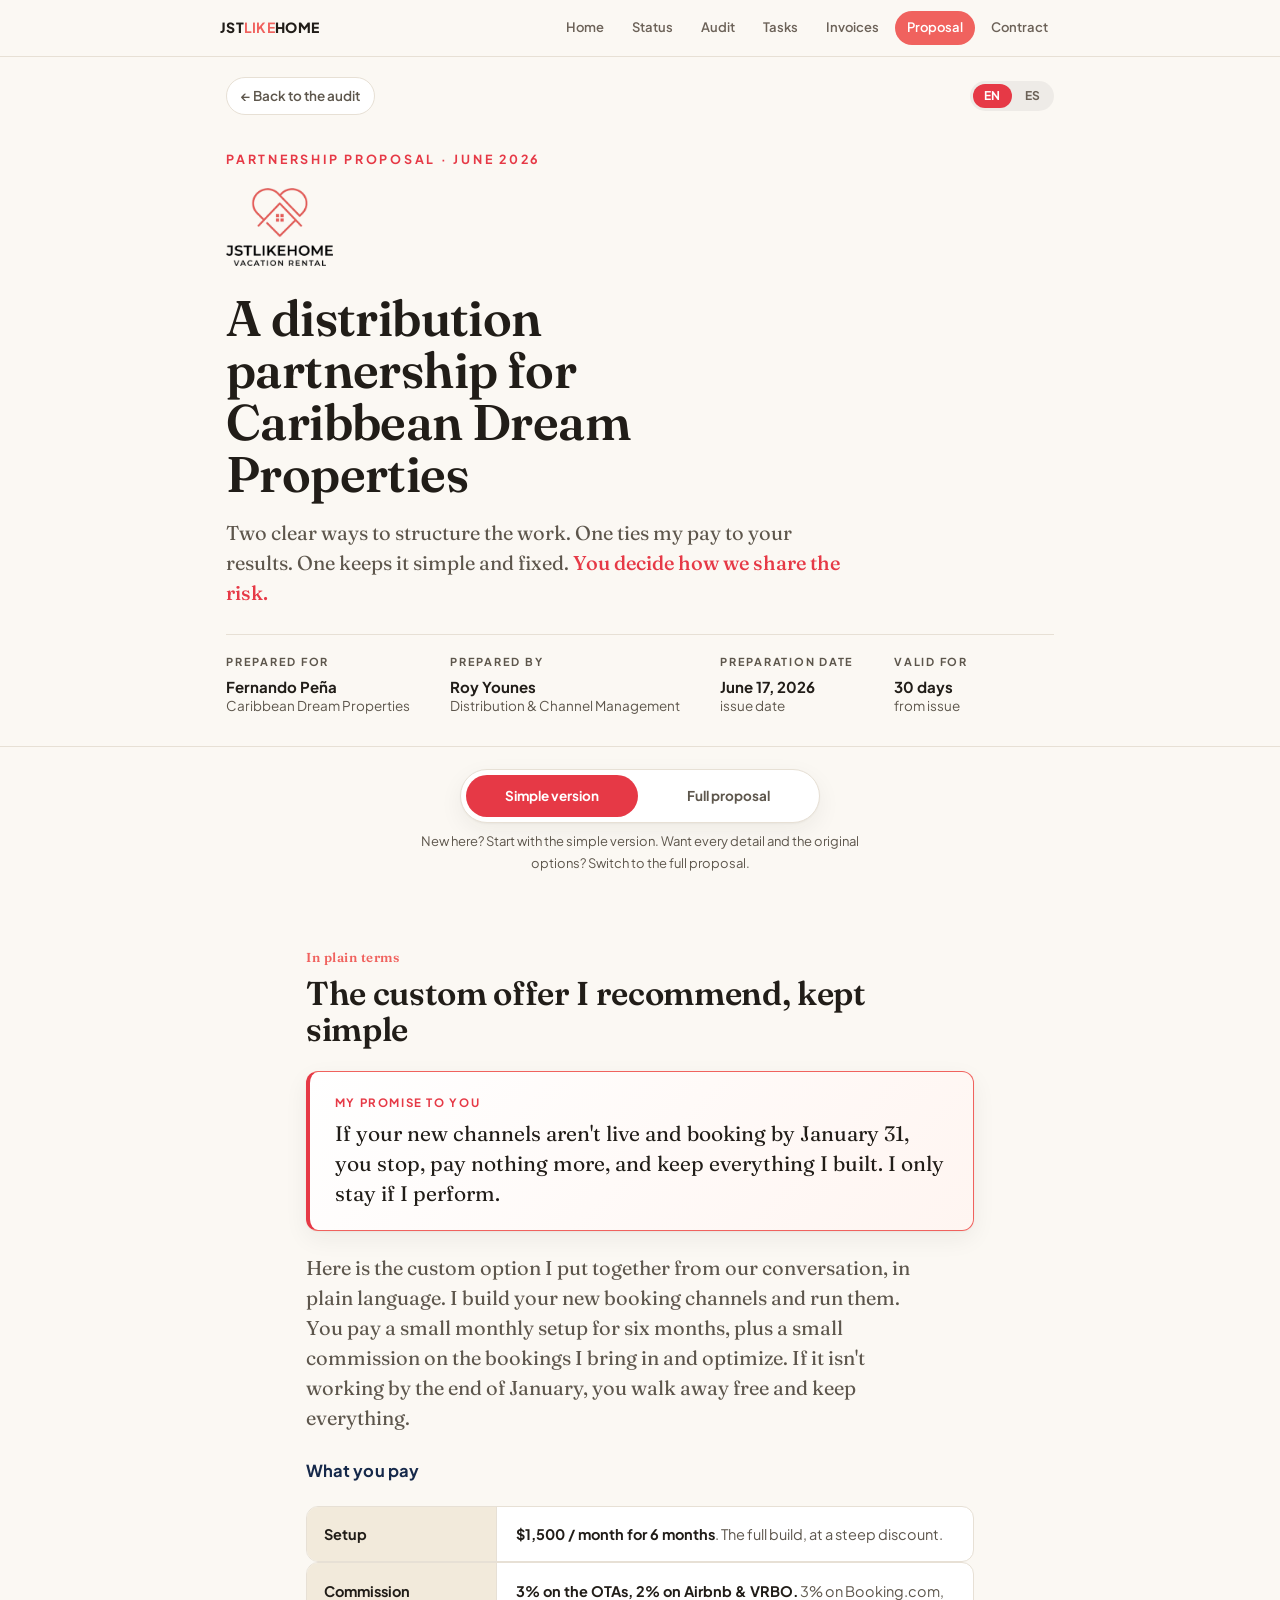
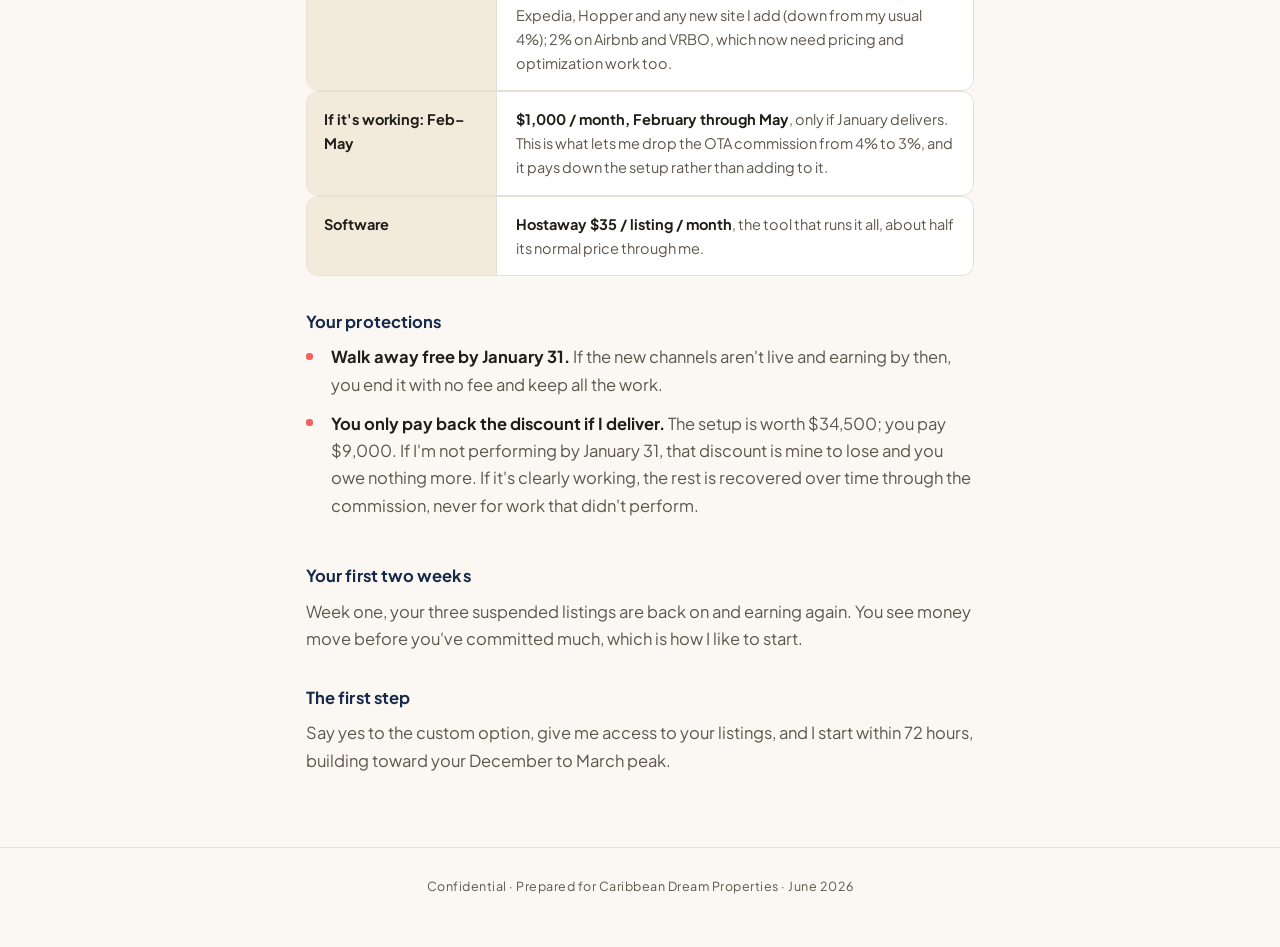
<file: clients/fernando-3f9a2/proposal/index.html>
<!DOCTYPE html>
<html lang="en" class="no-js">
<head>
<meta charset="UTF-8">
<meta name="viewport" content="width=device-width, initial-scale=1.0">
<meta name="robots" content="noindex, nofollow">
<title>Partnership Proposal — Caribbean Dream Properties</title>
<link rel="preconnect" href="https://fonts.googleapis.com">
<link rel="preconnect" href="https://fonts.gstatic.com" crossorigin>
<link href="https://fonts.googleapis.com/css2?family=Fraunces:opsz,wght@9..144,400;9..144,500;9..144,600;9..144,700&family=Plus+Jakarta+Sans:wght@400;500;600;700&display=swap" rel="stylesheet">
<script>document.documentElement.className=document.documentElement.className.replace('no-js','js');</script>
<style>
  :root{
    --paper:#FBF8F3;
    --card:#FFFFFF;
    --ink:#211d18;
    --ink-soft:#5d564c;
    --line:#e7e0d5;
    --sand-deep:#F2EADB;
    --coral:#F0625E;
    --coral-deep:#E63946;
    --navy:#16294a;
    --navy-2:#22406f;
    --teal:#15A3B5;
    --green:#1f8a5b;
    --shadow:0 1px 2px rgba(33,29,24,.04), 0 8px 24px rgba(33,29,24,.06);
    --maxw:880px;
    --col:720px;
  }
  *{box-sizing:border-box}
  html{scroll-behavior:smooth;-webkit-text-size-adjust:100%}
  body{
    margin:0;background:var(--paper);color:var(--ink);
    font-family:'Plus Jakarta Sans',-apple-system,BlinkMacSystemFont,'Segoe UI',sans-serif;
    line-height:1.66;font-size:16.5px;-webkit-font-smoothing:antialiased;text-rendering:optimizeLegibility;
  }
  .wrap{max-width:var(--maxw);margin:0 auto;padding:0 26px}
  .col{max-width:var(--col)}
  p{margin:0 0 1.05em;color:var(--ink-soft)}
  strong,b{color:var(--ink);font-weight:700}
  em{font-style:italic;color:var(--ink)}

  /* ---- top utility row ---- */
  .toprow{max-width:var(--maxw);margin:0 auto;padding:20px 26px 0;display:flex;justify-content:space-between;align-items:center;gap:14px;flex-wrap:wrap}
  .backlink{font-size:13.5px;font-weight:600;color:var(--ink-soft);text-decoration:none;border:1px solid var(--line);background:var(--card);padding:7px 14px;border-radius:999px;transition:color .15s,border-color .15s}
  .backlink:hover{color:var(--coral-deep);border-color:var(--coral)}
  .langswitch{display:inline-flex;gap:2px;background:rgba(0,0,0,.05);border-radius:999px;padding:3px}
  .langbtn{border:none;background:none;font:inherit;font-size:12px;font-weight:700;letter-spacing:.02em;color:#6b6157;padding:6px 11px;border-radius:999px;cursor:pointer;line-height:1;transition:background .15s,color .15s}
  .langbtn.active{background:var(--coral-deep);color:#fff}
  .langbtn:hover:not(.active){color:#17120f}

  /* ---- HERO / COVER ---- */
  header.cover{padding:34px 0 30px;border-bottom:1px solid var(--line);margin-bottom:8px}
  .eyebrow{font-size:12.5px;letter-spacing:.22em;text-transform:uppercase;color:var(--coral-deep);font-weight:700;margin-bottom:18px}
  .logo{height:78px;width:auto;display:block;margin:0 0 26px}
  h1{font-family:'Fraunces',Georgia,serif;font-weight:600;font-size:clamp(32px,5.6vw,50px);line-height:1.04;margin:0 0 18px;letter-spacing:-.012em;color:var(--ink);max-width:18ch}
  .lede{font-size:clamp(17px,2vw,20px);color:var(--ink-soft);font-family:'Fraunces',serif;font-weight:400;line-height:1.5;max-width:48ch;margin:0 0 26px}
  .lede em{color:var(--coral-deep);font-style:normal;font-weight:500}
  .meta{display:flex;flex-wrap:wrap;gap:18px 40px;padding-top:18px;border-top:1px solid var(--line)}
  .meta .label{font-size:11px;letter-spacing:.16em;text-transform:uppercase;color:var(--ink-soft);font-weight:700;margin:0 0 5px}
  .meta .val{font-size:15px;color:var(--ink);line-height:1.4;margin:0}
  .meta .val b{font-weight:700}
  .meta .val span{display:block;color:var(--ink-soft);font-size:13.5px;font-weight:400}

  /* ---- SECTIONS ---- */
  section.block{padding:clamp(40px,7vw,72px) 0;border-bottom:1px solid var(--line)}
  section.block:last-of-type{border-bottom:0}
  .secnum{font-family:'Fraunces',serif;font-size:13px;color:var(--coral);font-weight:600;letter-spacing:.04em;display:inline-block;margin:0 0 6px}
  h2{font-family:'Fraunces',Georgia,serif;font-weight:600;font-size:clamp(24px,4vw,33px);line-height:1.1;margin:0 0 .7em;letter-spacing:-.01em;color:var(--ink)}
  h3{font-family:'Plus Jakarta Sans',sans-serif;font-weight:700;font-size:16.5px;color:var(--navy);margin:1.9em 0 .5em;letter-spacing:.005em}
  h3:first-of-type{margin-top:.3em}

  ul.clean{list-style:none;margin:0 0 1.1em;padding:0}
  ul.clean li{position:relative;padding:0 0 .7em 1.5em;color:var(--ink-soft)}
  ul.clean li::before{content:"";position:absolute;left:0;top:.6em;width:7px;height:7px;border-radius:3px;background:var(--coral)}
  ul.clean li strong{color:var(--ink)}

  /* ---- CALLOUTS ---- */
  .callout{background:var(--card);border:1px solid var(--line);border-left:4px solid var(--coral);border-radius:12px;padding:1.3em 1.5em;margin:1.6em 0;box-shadow:var(--shadow)}
  .callout.jade{border-left-color:var(--green);background:#F4F7F4}
  .callout p{margin:0;color:var(--ink-soft)}
  .callout p+p{margin-top:.7em}
  .callout .lead{font-weight:700;color:var(--ink)}

  /* ---- ETHOS (navy band) ---- */
  .ethos{background:linear-gradient(160deg,var(--navy) 0%,#0f1d36 100%);border-bottom:1px solid var(--navy)}
  .ethos .secnum{color:var(--coral)}
  .ethos h2{color:#fff}
  .ethos p{color:rgba(233,238,246,.86)}
  .ethos strong,.ethos em{color:#fff}
  .pullquote{font-family:'Fraunces',serif;font-weight:500;font-size:clamp(20px,3vw,28px);line-height:1.26;letter-spacing:-.01em;color:#fff;margin:.9em 0 .2em;max-width:26ch}
  .pullquote .accent{color:var(--coral)}

  /* ---- TABLES ---- */
  .tablecard{background:var(--card);border:1px solid var(--line);border-radius:14px;overflow:hidden;margin:1.5em 0;box-shadow:var(--shadow)}
  table{width:100%;border-collapse:collapse;font-size:14.5px}
  thead th{background:var(--navy);color:#fff;font-weight:600;text-align:right;padding:.8em 1em;font-size:12.5px;letter-spacing:.02em}
  thead th:first-child{text-align:left}
  tbody td{padding:.78em 1em;text-align:right;border-top:1px solid var(--line);color:var(--ink-soft)}
  tbody td:first-child{text-align:left;font-weight:700;color:var(--ink)}
  tbody tr:nth-child(even){background:var(--paper)}
  .tnote{font-size:13.5px;color:var(--ink-soft);margin:.5em 0 0}

  /* ---- INCLUDED BAND ---- */
  .included{margin:1.3em 0}
  .inc-row{display:grid;grid-template-columns:190px 1fr;border:1px solid var(--line);background:var(--card);border-radius:12px;overflow:hidden}
  .inc-key{background:var(--sand-deep);padding:1.05em 1.2em;font-weight:700;color:var(--ink);border-right:1px solid var(--line);font-size:14.5px}
  .inc-key span{display:block;font-weight:400;font-size:12.5px;color:var(--ink-soft)}
  .inc-val{padding:1.05em 1.3em;color:var(--ink-soft);font-size:14.5px}
  .inc-val b{color:var(--ink)}

  /* ---- OPTION CARDS ---- */
  .options{display:grid;grid-template-columns:1fr 1fr;gap:20px;margin:1.5em 0 1.1em}
  .opt{background:var(--card);border:1px solid var(--line);border-radius:16px;overflow:hidden;display:flex;flex-direction:column;box-shadow:var(--shadow);transition:transform .22s ease,box-shadow .22s ease}
  .opt:hover{transform:translateY(-3px);box-shadow:0 12px 28px rgba(20,36,43,.12)}
  .opt-head{background:linear-gradient(135deg,var(--navy),var(--navy-2));color:#fff;padding:1.1em 1.4em}
  .opt-head .tag{font-size:11px;letter-spacing:.18em;text-transform:uppercase;color:var(--coral);font-weight:700;display:block;margin-bottom:.4em}
  .opt-head h4{font-family:'Fraunces',serif;font-weight:500;font-size:1.3rem;margin:0;line-height:1.15;color:#fff}
  .opt-body{padding:1.25em 1.4em 1.4em;display:flex;flex-direction:column;flex:1}
  .opt-body p{font-size:14.5px;color:var(--ink-soft)}
  .opt .mini{margin:.8em 0 0;list-style:none;padding:0}
  .opt .mini li{position:relative;padding:0 0 .65em 1.35em;font-size:13.8px;color:var(--ink-soft)}
  .opt .mini li::before{content:"";position:absolute;left:0;top:.5em;width:6px;height:6px;border-radius:2px;background:var(--coral)}
  .opt .mini li strong{color:var(--ink)}
  .opt-foot{margin-top:auto;padding-top:1em;border-top:1px dashed var(--line);font-size:13.5px;color:var(--navy);font-weight:600}

  /* ---- STEPS ---- */
  .steps{margin:1.3em 0;display:grid;gap:12px}
  .step{display:grid;grid-template-columns:auto 1fr;gap:1.1em;align-items:start;background:var(--card);border:1px solid var(--line);border-radius:12px;padding:1.05em 1.3em;box-shadow:var(--shadow)}
  .step .n{counter-increment:step;width:34px;height:34px;border-radius:50%;background:var(--navy);color:#fff;display:grid;place-items:center;font-weight:700;font-size:.95rem;font-family:'Fraunces',serif}
  .steps{counter-reset:step}
  .step .n::before{content:counter(step)}
  .step p{margin:0;color:var(--ink-soft);font-size:14.8px;padding-top:.2em}
  .step p b{color:var(--ink)}

  /* ---- SIGNOFF ---- */
  .signoff{padding-top:1.6em}
  .sig-name{font-family:'Fraunces',serif;font-size:1.4rem;color:var(--coral-deep);font-weight:600;margin:0}
  .sig-role{font-size:14px;color:var(--ink-soft);margin:.2em 0 0}
  .figures{margin-top:2.2em;padding-top:1.3em;border-top:1px solid var(--line);font-size:13px;color:var(--ink-soft);line-height:1.55}
  .figures em{font-style:italic;color:var(--ink);font-weight:600}
  .pagefoot{text-align:center;padding:2.2em 0 3em;color:var(--ink-soft);font-size:12.5px;letter-spacing:.04em}

  /* ---- REVEAL ---- */
  .js .reveal{opacity:0;transform:translateY(16px);transition:opacity .6s ease,transform .6s ease}
  .js .reveal.in{opacity:1;transform:none}

  @media (max-width:820px){
    .options{grid-template-columns:1fr}
    .inc-row{grid-template-columns:1fr}
    .inc-key{border-right:0;border-bottom:1px solid var(--line)}
  }
  @media (max-width:540px){
    body{font-size:16px}
    .wrap,.toprow{padding-left:20px;padding-right:20px}
    .meta{gap:14px 24px}
    thead th,tbody td{padding:.65em .7em;font-size:13px}
  }
  @media (prefers-reduced-motion:reduce){
    .js .reveal{opacity:1;transform:none;transition:none}
    html{scroll-behavior:auto}
    .opt{transition:none}
  }
  @media print{
    .toprow,.langswitch,.backlink{display:none}
    body{background:#fff}
    .ethos{background:#fff}
    .ethos h2,.pullquote,.ethos p,.ethos strong,.ethos em,.pullquote .accent{color:#000}
    .opt,.callout,.tablecard,.step,.inc-row{box-shadow:none}
    section.block{padding:18px 0;break-inside:avoid}
    .options,.opt,.step{break-inside:avoid}
    thead th{background:var(--navy)!important;-webkit-print-color-adjust:exact;print-color-adjust:exact}
  }
  /* ---- Simple / Full toggle + custom option ---- */
  .viewtoggle{display:flex;justify-content:center;gap:4px;max-width:360px;margin:22px auto 8px;background:#fff;border:1px solid var(--line);border-radius:999px;padding:5px;box-shadow:var(--shadow)}
  .vt-btn{flex:1;border:none;background:none;font:inherit;font-weight:700;font-size:13.5px;color:var(--ink-soft);padding:10px 12px;border-radius:999px;cursor:pointer;transition:background .2s,color .2s}
  .vt-btn.active{background:var(--coral-deep);color:#fff}
  .vt-hint{text-align:center;color:var(--ink-soft);font-size:13px;margin:0 auto 12px;max-width:520px;padding:0 20px}
  body.view-simple main{display:none}
  body.view-full #simpleView{display:none}
  #simpleView{padding:clamp(30px,5vw,56px) 0;border-bottom:1px solid var(--line)}
  #simpleView .lede{margin-bottom:24px}
  .opt--c{border-color:var(--coral);margin-top:6px}
  .opt--c .opt-head{background:linear-gradient(135deg,var(--coral-deep),#c92f3b)}
  .opt--c .opt-head .tag{color:#ffe1e1}
  .promise{background:linear-gradient(135deg,#fff,#fff5f1);border:1px solid var(--coral);border-left:4px solid var(--coral-deep);border-radius:12px;padding:1.3em 1.5em;margin:0 0 22px;box-shadow:var(--shadow)}
  .promise .plabel{display:block;font-size:11.5px;font-weight:700;letter-spacing:.14em;text-transform:uppercase;color:var(--coral-deep);margin-bottom:7px}
  .promise p{margin:0;font-family:'Fraunces',Georgia,serif;font-size:clamp(17px,2.1vw,21px);line-height:1.42;color:var(--ink)}
</style>
</head>
<body class="view-simple">
<!-- ══ shared portal nav (identical snippet on every portal page) ══ -->
<nav class="pnav"><div class="pnav-in">
  <a class="pn-brand" href="/clients/fernando-3f9a2/">JST<b>LIKE</b>HOME</a>
  <div class="pnav-links">
    <a href="/clients/fernando-3f9a2/" data-pn="home">Home</a>
    <a href="/clients/fernando-3f9a2/status/" data-pn="status">Status</a>
    <a href="/clients/fernando-3f9a2/ota-audit/" data-pn="audit">Audit</a>
    <a href="/clients/fernando-3f9a2/deliverables/" data-pn="tasks">Tasks</a>
    <a href="/clients/fernando-3f9a2/invoices/" data-pn="invoices">Invoices</a>
    <a href="/clients/fernando-3f9a2/proposal/" data-pn="proposal">Proposal</a>
    <a href="/clients/fernando-3f9a2/contract/" data-pn="contract">Contract</a>
  </div>
</div></nav>
<style>
.pnav{position:sticky;top:0;z-index:50;background:rgba(251,248,243,.9);-webkit-backdrop-filter:saturate(1.3) blur(8px);backdrop-filter:saturate(1.3) blur(8px);border-bottom:1px solid #e7e0d5;font-family:'Plus Jakarta Sans',system-ui,-apple-system,sans-serif}
.pnav-in{max-width:880px;margin:0 auto;padding:11px 20px;display:flex;align-items:center;gap:14px;flex-wrap:wrap}
.pnav .pn-brand{font-weight:800;font-size:14px;letter-spacing:.02em;color:#211d18;text-decoration:none;margin-right:auto}
.pnav .pn-brand b{color:#F0625E}
.pnav-links{display:flex;gap:4px;flex-wrap:wrap}
.pnav-links a{font-size:13px;font-weight:600;color:#6c6258;text-decoration:none;padding:6px 12px;border-radius:999px;transition:background .15s,color .15s}
.pnav-links a:hover{color:#211d18;background:#F3EEE6}
.pnav-links a.active{color:#fff;background:#F0625E}
</style>
<script>(function(){var p=location.pathname.replace(/index\.html$/,'').replace(/\/$/,'');document.querySelectorAll('.pnav-links a[data-pn]').forEach(function(a){var h=a.getAttribute('href').replace(/\/$/,'');if(h===p||(a.getAttribute('data-pn')==='home'&&/fernando-3f9a2$/.test(p)))a.classList.add('active');});})();</script>

<div class="toprow">
  <a class="backlink" href="/clients/fernando-3f9a2/">&larr; Back to the audit</a>
  <div id="langswitch" role="group" aria-label="Language"></div>
</div>

<!-- ============ COVER ============ -->
<header class="cover">
  <div class="wrap">
    <div class="eyebrow">Partnership Proposal · June 2026</div>
    <img class="logo" src="/assets/img/logo-portal.png" alt="JstLikeHome">
    <h1>A distribution partnership for Caribbean Dream Properties</h1>
    <p class="lede">Two clear ways to structure the work. One ties my pay to your results. One keeps it simple and fixed. <em>You decide how we share the risk.</em></p>
    <div class="meta">
      <div>
        <p class="label">Prepared for</p>
        <p class="val"><b>Fernando Peña</b><span>Caribbean Dream Properties</span></p>
      </div>
      <div>
        <p class="label">Prepared by</p>
        <p class="val"><b>Roy Younes</b><span>Distribution &amp; Channel Management</span></p>
      </div>
      <div>
        <p class="label">Preparation date</p>
        <p class="val"><b>June 17, 2026</b><span>issue date</span></p>
      </div>
      <div>
        <p class="label">Valid for</p>
        <p class="val"><b>30 days</b><span>from issue</span></p>
      </div>
    </div>
  </div>
</header>

<div class="viewtoggle" role="group" aria-label="View">
  <button type="button" class="vt-btn" data-view="simple">Simple version</button>
  <button type="button" class="vt-btn" data-view="full">Full proposal</button>
</div>
<p class="vt-hint">New here? Start with the simple version. Want every detail and the original options? Switch to the full proposal.</p>

<section id="simpleView">
  <div class="wrap col">
    <span class="secnum">In plain terms</span>
    <h2>The custom offer I recommend, kept simple</h2>
    <div class="promise">
      <span class="plabel">My promise to you</span>
      <p>If your new channels aren't live and booking by January 31, you stop, pay nothing more, and keep everything I built. I only stay if I perform.</p>
    </div>
    <p class="lede">Here is the custom option I put together from our conversation, in plain language. I build your new booking channels and run them. You pay a small monthly setup for six months, plus a small commission on the bookings I bring in and optimize. If it isn't working by the end of January, you walk away free and keep everything.</p>

    <h3>What you pay</h3>
    <div class="included">
      <div class="inc-row"><div class="inc-key">Setup</div><div class="inc-val"><b>$1,500 / month for 6 months</b>. The full build, at a steep discount.</div></div>
      <div class="inc-row"><div class="inc-key">Commission</div><div class="inc-val"><b>3% on the OTAs, 2% on Airbnb &amp; VRBO.</b> 3% on Booking.com, Expedia, Hopper and any new site I add (down from my usual 4%); 2% on Airbnb and VRBO, which now need pricing and optimization work too.</div></div>
      <div class="inc-row"><div class="inc-key">If it's working: Feb–May</div><div class="inc-val"><b>$1,000 / month, February through May</b>, only if January delivers. This is what lets me drop the OTA commission from 4% to 3%, and it pays down the setup rather than adding to it.</div></div>
      <div class="inc-row"><div class="inc-key">Software</div><div class="inc-val"><b>Hostaway $35 / listing / month</b>, the tool that runs it all, about half its normal price through me.</div></div>
    </div>

    <h3>Your protections</h3>
    <ul class="clean">
      <li><strong>Walk away free by January 31.</strong> If the new channels aren't live and earning by then, you end it with no fee and keep all the work.</li>
      <li><strong>You only pay back the discount if I deliver.</strong> The setup is worth $34,500; you pay $9,000. If I'm not performing by January 31, that discount is mine to lose and you owe nothing more. If it's clearly working, the rest is recovered over time through the commission, never for work that didn't perform.</li>
    </ul>

    <h3>Your first two weeks</h3>
    <p>Week one, your three suspended listings are back on and earning again. You see money move before you've committed much, which is how I like to start.</p>

    <h3>The first step</h3>
    <p>Say yes to the custom option, give me access to your listings, and I start within 72 hours, building toward your December to March peak.</p>
  </div>
</section>

<main>

<!-- 01 -->
<section class="block">
  <div class="wrap col reveal">
    <span class="secnum">01</span>
    <h2>Where we stand</h2>
    <p>Following the audit I prepared and our recent call, this proposal lays out how I would take Caribbean Dream Properties from its Airbnb-concentrated setup to a diversified, managed distribution operation. It also gives you two ways to structure the partnership so my incentives and yours point the same way.</p>
    <p>The headline from the audit: your portfolio is under-distributed and under-optimized today. Read that as the opportunity, not a criticism. You already have a strong base of 23 listings, a 4.8+ rating, Superhost status, and a Booking.com award. Almost all of your volume still runs through a single channel. <strong>From here, the direction is up.</strong></p>
  </div>
</section>

<!-- 02 -->
<section class="block">
  <div class="wrap col reveal">
    <span class="secnum">02</span>
    <h2>The opportunity</h2>

    <h3>The market is moving in your favor</h3>
    <p>2025 was the strongest tourism year in Dominican history: 11.6 million visitors, with December alone setting a monthly record near 960,000 air arrivals. The United States drives about 39% of arrivals and Canada about 19%. Punta Cana handles around 62% of all air arrivals, which puts your east-coast units at the mouth of the funnel.</p>
    <p>Demand is seasonal, and that seasonality is the core of what I manage for you: a strong peak from mid-December through March and April, a secondary peak in July and August, and softer shoulder months in May–June and September–October. Guests in your markets book 30–90 days ahead in peak season, so getting your channels live before September is what captures the December–March window.</p>

    <h3>Where you are leaving money on the table</h3>
    <ul class="clean">
      <li><strong>Channel concentration.</strong> Running close to 100% through Airbnb leaves an estimated 75% of online travel-agency (OTA) viewership untapped: Booking.com, Expedia, and Hopper, where a large share of luxury and concierge travelers search.</li>
      <li><strong>No campaign visibility.</strong> Even where your listings reach Expedia via VRBO, you are not enrolled in the marketable campaigns and visibility programs (Booking.com Genius, Preferred Partner; Expedia's equivalents) that drive the bulk of OTA bookings.</li>
      <li><strong>Static pricing.</strong> Owner-fixed nightly rates with no market data leave revenue on the table on peak dates. A floor-price approach respects owner minimums while capturing upside.</li>
      <li><strong>Unused ancillary revenue.</strong> Early check-in, late checkout, cleaning, pet fees, and concierge add-ons can become a standalone revenue stream that helps offset platform costs.</li>
    </ul>

    <div class="callout">
      <p>Your portfolio is built to capture far more than it does today. The market just posted its best year on record, and you reach a fraction of it through one channel. The gap isn't demand. It's distribution, and distribution is the part I fix.</p>
    </div>
  </div>
</section>

<!-- 03 -->
<section class="block">
  <div class="wrap col reveal">
    <span class="secnum">03</span>
    <h2>Action plan</h2>
    <p>The work runs in three phases. The first two get you live and optimized. The third is the ongoing management that compounds results over time.</p>

    <h3>Phase 1 · Stabilize</h3>
    <ul class="clean">
      <li>Resolve the technical issues from the audit: suspended or inconsistent listings, booking-site 404 errors, and calendar and verification gaps.</li>
      <li>Review your Stripe and PayPal setup, confirm processor and payment configuration, and establish fraud guardrails (pre-authorizations and an automated risk-analysis charge) to cut chargebacks and fake bookings.</li>
      <li>Confirm the migration path from Hostex to Hostaway for premium API connectivity.</li>
    </ul>

    <h3>Phase 2 · Build and launch</h3>
    <ul class="clean">
      <li>Stand up Hostaway: channel connections, automated messaging, owner statements, lock-code generation, and the guest portal.</li>
      <li>Branding, SEO, and listing optimization: titles, descriptions, and a consistent naming convention so guests recognize your portfolio across channels.</li>
      <li>Create and optimize OTA listings on Booking.com, Expedia (direct account), and Hopper, and enroll in their visibility programs and campaigns.</li>
      <li>Implement dynamic / floor-price pricing through a specialist tool (PriceLabs or Wheelhouse), and switch on payment automation and upsells. These tools carry their own onboarding and subscription cost, available to you at a discounted rate through me.</li>
    </ul>

    <h3>Phase 3 · Optimize and manage</h3>
    <ul class="clean">
      <li>Active pricing management and campaign management across all channels as seasons and demand shift.</li>
      <li>Quarterly performance reviews against the data, learning your true low and high seasons and tuning to them.</li>
      <li>Adding new channels and programs as they emerge, and building a direct-booking / past-guest marketing base over time.</li>
    </ul>
  </div>
</section>

<!-- 04 -->
<section class="block ethos">
  <div class="wrap col reveal">
    <span class="secnum">04</span>
    <h2>Setting expectations</h2>
    <p>You will notice I am not putting projected revenue figures in this proposal. That is deliberate, and it is part of how I work.</p>
    <p>Several of your units price at $7,000+ per night, and today they sit almost entirely on one channel with little exposure. Nobody, including me, yet has reliable demand data at those price points. Putting a specific peak-season or annual number in front of you before your listings are live across channels and producing booking data would be a guess dressed up as a forecast. I would rather not start our relationship that way.</p>
    <p class="pullquote">The direction is up. <span class="accent">The size we learn together</span>, once the channels are live and the data starts coming in.</p>
    <p>What I can tell you: the demand is there at the market level and your distribution is not. That is a fixable problem. Rather than sell you a number I can't yet stand behind, I'd build the channels, let bookings come in, and set targets together from data we both trust.</p>
  </div>
</section>

<!-- 05 -->
<section class="block">
  <div class="wrap col reveal">
    <span class="secnum">05</span>
    <h2>Investment</h2>
    <p>Start with the principle, because it gets lost when fees are quoted as a raw percentage. The fee you pay should come out of the revenue these new channels open up, not out of what you already earn. The two structures below give you a choice in how that works, depending on how you'd prefer to share the risk.</p>

    <h3>Common to both options</h3>
    <div class="included">
      <div class="inc-row">
        <div class="inc-key">Hostaway<span>subscription</span></div>
        <div class="inc-val"><b>$35 per listing / month</b>, versus $65–75 retail. I subscribe it through my partner account, about half off. This rate is subject to Hostaway's annual price increases.</div>
      </div>
    </div>

    <div class="options">
      <div class="opt">
        <div class="opt-head">
          <span class="tag">Option A</span>
          <h4>Performance partnership</h4>
        </div>
        <div class="opt-body">
          <p>A discounted setup plus a share of what the new channels produce. My pay rises and falls with your results, and your upfront stays low.</p>
          <ul class="mini">
            <li><strong>Implementation: $9,000.</strong> Billed across the 3-month build ($3,000/mo), discounted from the $34,500 list rate.</li>
            <li><strong>Commission: 4% of booking revenue.</strong> For every $10,000 these channels book, that's $400, paid only when you're paid.</li>
            <li><strong>Fee base.</strong> Accommodation revenue plus upsells, net of refunds and chargebacks, from Hostaway owner statements, excluding taxes.</li>
          </ul>
          <p class="opt-foot">Best when you want a low upfront and a partner whose pay tracks your results.</p>
        </div>
      </div>

      <div class="opt">
        <div class="opt-head">
          <span class="tag">Option B</span>
          <h4>Flat-rate service</h4>
        </div>
        <div class="opt-body">
          <p>No revenue share. You pay the full implementation and a fixed monthly rate per listing, and keep 100% of every additional dollar the new channels bring in.</p>
          <ul class="mini">
            <li><strong>Implementation: $1,500 / listing.</strong> $34,500 across your 23 listings, billed as listings are built and launched.</li>
            <li><strong>Optimization and channel management: $125 / listing / month.</strong> Covers pricing, campaign management, and continuous optimization.</li>
            <li><strong>Your upside is yours.</strong> My fee never moves with your performance.</li>
          </ul>
          <p class="opt-foot">Best when you'd rather not share revenue and prefer a fixed, predictable cost.</p>
        </div>
      </div>
    </div>

    <div class="callout">
      <p><span class="lead">Option A is a steep discount, worth flagging.</span> The setup work is valued at $34,500. On Option A you pay $9,000, a saving of $25,500, about 74% off. I price it that low because I'm investing in a long partnership, not a one-off project.</p>
      <p>The one condition: that $25,500 discount is earned back through the 4% commission over time. If you leave before the commission you've paid adds up to $25,500, you pay whatever is left, so the setup never costs more than its $34,500 list price. There's no time limit, and once the 4% has covered it, the balance is settled. <em>Example: if I've earned $10,000 in commission when you leave, $15,500 of the discount remains.</em></p>
    </div>

    <h3>Side by side</h3>
    <div class="tablecard">
      <table>
        <thead><tr><th></th><th>Option A · Performance</th><th>Option B · Flat-rate</th></tr></thead>
        <tbody>
          <tr><td>Upfront</td><td>$9,000 (over 3 months)</td><td>$34,500 ($1,500 / listing)</td></tr>
          <tr><td>Ongoing</td><td>4% of bookings</td><td>$125 / listing / month</td></tr>
          <tr><td>Software</td><td>Hostaway $35 / listing</td><td>Hostaway $35 / listing</td></tr>
          <tr><td>Revenue risk</td><td>Shared · I earn as you earn</td><td>Yours in full · my fee is fixed</td></tr>
          <tr><td>Best if</td><td>You want low upfront, shared upside</td><td>You're confident, want all the upside</td></tr>
        </tbody>
      </table>
    </div>
    <p class="tnote">The choice comes down to how you'd rather share risk. With Option A my pay rises and falls with your results, the upfront is low, and I carry the risk alongside you. With Option B you pay full price for the work and keep every dollar of upside.</p>

    <h3>The custom option I recommend for you</h3>
    <div class="opt opt--c">
      <div class="opt-head">
        <span class="tag">Option C · Custom</span>
        <h4>Built around your concerns</h4>
      </div>
      <div class="opt-body">
        <p>A custom version I put together from our conversation, in good faith. Lower commission, a gentler payment spread, and a clean exit if it isn't working by January, so you're never stuck paying for results that didn't come.</p>
        <ul class="mini">
          <li><strong>Implementation: $1,500 / month for 6 months.</strong> The $34,500 setup at a discount, $9,000, spread over six months instead of three.</li>
          <li><strong>Commission: 3% on the OTAs, 2% on Airbnb and VRBO.</strong> 3% on Booking.com, Expedia, Hopper and any new OTA I add, down from Option A's 4%. The 2% on Airbnb and VRBO covers the pricing and optimization those now need.</li>
          <li><strong>Your exit is protected.</strong> If the channels aren't live and producing by January 31, you leave with no fee and no recapture, and keep everything. You only ever owe the discount if I've delivered.</li>
          <li><strong>If it's working, four months at $1,000.</strong> February through May at $1,000 each count toward recovering the $34,500 setup, and they're what fund the 4% to 3% OTA commission.</li>
        </ul>
        <p class="opt-foot">Best when you want the lowest risk and a partner who only keeps earning by performing.</p>
      </div>
    </div>

    <div class="callout jade">
      <p><span class="lead">Why staying together matters.</span> The setup gets you live, but the compounding value is the ongoing work. It takes a full season cycle to learn your portfolio's rhythm, and the pricing and campaign tuning that follows is where the largest gains come from. This is built to be a multi-year partnership, not a one-time setup.</p>
    </div>
  </div>
</section>

<!-- 06 -->
<section class="block">
  <div class="wrap col reveal">
    <span class="secnum">06</span>
    <h2>Engagement terms</h2>
    <p>These are the commercial terms. They are fair to both sides, and they let you leave cleanly if it ever stops working. We formalize them in a short services agreement.</p>

    <h3>Term and renewal</h3>
    <ul class="clean">
      <li><strong>Initial term: 12 months</strong> from launch, then auto-renewing in successive 12-month terms.</li>
      <li><strong>Either of us</strong> may decline renewal with 60 days' written notice before a term ends.</li>
      <li><strong>Performance assurance.</strong> If your new channels are not live and producing bookings by month 9, you may exit then with no termination fee. I'm confident enough in the work to stand behind it.</li>
    </ul>

    <h3>Dissolution of partnership</h3>
    <ul class="clean">
      <li><strong>Reservation tail (Option A only).</strong> My commission applies to reservations confirmed on or before the end date, paid as those stays complete. I'm paid on the pipeline I built, nothing beyond it. Option B has no commission, so nothing carries over.</li>
      <li><strong>Implementation recapture (Option A only).</strong> Your setup is worth $34,500. You pay $9,000, and the remaining $25,500 is recovered over time through the 4% commission. If you end the partnership before that commission totals $25,500, you pay the difference, so the setup never costs more than its $34,500 list price. There's no time limit: once the 4% has brought in $25,500, the balance is settled and nothing is owed. <em>Example: if I've collected $10,000 in commission when you leave, $15,500 remains due.</em> Option B is paid at full rate, so nothing applies.</li>
      <li><strong>Clean transition.</strong> A full handover of listings, guest data, and configurations is available as a one-time service ($2,500), so there is never a situation where your operation is held hostage.</li>
    </ul>
  </div>
</section>

<!-- 07 -->
<section class="block">
  <div class="wrap col reveal">
    <span class="secnum">07</span>
    <h2>What I need from you</h2>
    <p>To finalize the per-listing details and get started, I need three things:</p>
    <ul class="clean">
      <li><strong>Your go-ahead on Option C</strong>, the custom option I recommend for you. Options A and B are in this proposal if you'd rather compare.</li>
      <li><strong>Your current channel-manager agreement</strong>, so we can confirm opt-out terms and timing before migrating.</li>
      <li><strong>Access to your listings and accounts</strong>, so I can begin the build and optimization.</li>
    </ul>
    <p>On listing creation: your team (Alondra or internal staff) creates the OTA listings. I optimize them and run the campaigns after that, the same division of labor we discussed.</p>
  </div>
</section>

<!-- 08 -->
<section class="block">
  <div class="wrap col reveal">
    <span class="secnum">08</span>
    <h2>Next steps</h2>
    <div class="steps">
      <div class="step"><div class="n"></div><p><b>You confirm the structure (A, B, or C)</b> and share the agreement and access above.</p></div>
      <div class="step"><div class="n"></div><p><b>I send the services agreement to make it official,</b> a short, plain-language document.</p></div>
      <div class="step"><div class="n"></div><p><b>Phase 1 begins within 72 hours of signing.</b> We stabilize first, then build toward the December–March peak.</p></div>
    </div>

    <div class="callout jade">
      <p>You said you don't want to keep changing partners every six months, and neither do I. I enjoy this work, and watching a portfolio like yours grow is the part I'm in it for. There's nothing but upside from here, and I'd like to build it with you for the long run.</p>
    </div>

    <div class="signoff">
      <p class="sig-name">Roy Younes</p>
      <p class="sig-role">Distribution &amp; Channel Management</p>
    </div>

    <p class="figures"><em>A note on the figures.</em> This proposal contains no revenue projections by design. Every figure shown is a rate or a fixed fee, not a forecast of what the portfolio will earn. We set targets together once your listings are live and producing booking data.</p>
  </div>
</section>

</main>

<p class="pagefoot">Confidential · Prepared for Caribbean Dream Properties · June 2026</p>

<script>
(function(){
  'use strict';
  var STORE='jlh_proposal_lang';
  /* Spanish dictionary, keyed by the trimmed English text node. English stays
     the source in the HTML; ES is the default the client sees. */
  var DICT={ es:{
    // cover
    "← Back to the audit":"← Volver a la auditoría",
    "Simple version":"Versión simple",
    "Full proposal":"Propuesta completa",
    "New here? Start with the simple version. Want every detail and the original options? Switch to the full proposal.":"¿Es su primera vez? Empiece por la versión simple. ¿Quiere todos los detalles y las opciones originales? Cambie a la propuesta completa.",
    "In plain terms":"En palabras simples",
    "The custom offer I recommend, kept simple":"La oferta a medida que recomiendo, en simple",
    "My promise to you":"Mi promesa para usted",
    "If your new channels aren't live and booking by January 31, you stop, pay nothing more, and keep everything I built. I only stay if I perform.":"Si para el 31 de enero sus nuevos canales no están activos y generando reservas, usted se detiene, no paga nada más y se queda con todo lo que construí. Solo sigo si rindo.",
    "Your first two weeks":"Sus primeras dos semanas",
    "Week one, your three suspended listings are back on and earning again. You see money move before you've committed much, which is how I like to start.":"En la primera semana, sus tres anuncios suspendidos vuelven a estar activos y generando. Ve el dinero moverse antes de haberse comprometido mucho, que es como me gusta empezar.",
    "Here is the custom option I put together from our conversation, in plain language. I build your new booking channels and run them. You pay a small monthly setup for six months, plus a small commission on the bookings I bring in and optimize. If it isn't working by the end of January, you walk away free and keep everything.":"Esta es la opción a medida que preparé a partir de nuestra conversación, en palabras simples. Yo construyo sus nuevos canales de reserva y los gestiono. Usted paga una pequeña cuota mensual de montaje durante seis meses, más una pequeña comisión sobre las reservas que yo genero y optimizo. Si para finales de enero no está funcionando, se marcha sin coste y se queda con todo.",
    "What you pay":"Lo que paga",
    "Setup":"Montaje",
    "$1,500 / month for 6 months":"$1,500 / mes durante 6 meses",
    ". The full build, at a steep discount.":". El montaje completo, con un descuento importante.",
    "Commission":"Comisión",
    "3% on the OTAs, 2% on Airbnb & VRBO.":"3 % en las OTA, 2 % en Airbnb y VRBO.",
    "3% on Booking.com, Expedia, Hopper and any new site I add (down from my usual 4%); 2% on Airbnb and VRBO, which now need pricing and optimization work too.":"3 % en Booking.com, Expedia, Hopper y cualquier sitio nuevo que añada (rebajado de mi 4 % habitual); 2 % en Airbnb y VRBO, que ahora también necesitan trabajo de precios y optimización.",
    "If it's working: Feb–May":"Si funciona: febrero–mayo",
    "$1,000 / month, February through May":"$1,000 / mes, de febrero a mayo",
    ", only if January delivers. This is what lets me drop the OTA commission from 4% to 3%, and it pays down the setup rather than adding to it.":", solo si enero cumple. Esto es lo que me permite bajar la comisión de las OTA del 4 % al 3 %, y se descuenta del montaje en lugar de sumarse a él.",
    "Software":"Software",
    "Hostaway $35 / listing / month":"Hostaway $35 / anuncio / mes",
    ", the tool that runs it all, about half its normal price through me.":", la herramienta que lo gestiona todo, a alrededor de la mitad de su precio normal a través de mí.",
    "Your protections":"Sus protecciones",
    "Walk away free by January 31.":"Márchese sin coste antes del 31 de enero.",
    "If the new channels aren't live and earning by then, you end it with no fee and keep all the work.":"Si para entonces los nuevos canales no están activos y generando, lo termina sin penalización y se queda con todo el trabajo.",
    "You only pay back the discount if I deliver.":"Solo devuelve el descuento si yo cumplo.",
    "The setup is worth $34,500; you pay $9,000. If I'm not performing by January 31, that discount is mine to lose and you owe nothing more. If it's clearly working, the rest is recovered over time through the commission, never for work that didn't perform.":"El montaje vale $34,500; usted paga $9,000. Si para el 31 de enero no estoy rindiendo, ese descuento lo pierdo yo y usted no debe nada más. Si está funcionando claramente, el resto se recupera con el tiempo a través de la comisión, nunca por un trabajo que no rindió.",
    "The first step":"El primer paso",
    "Say yes to the custom option, give me access to your listings, and I start within 72 hours, building toward your December to March peak.":"Diga sí a la opción a medida, deme acceso a sus anuncios y empiezo en un plazo de 72 horas, construyendo hacia su pico de diciembre a marzo.",
    "The custom option I recommend for you":"La opción a medida que recomiendo para usted",
    "Option C · Custom":"Opción C · A medida",
    "Built around your concerns":"Pensada en torno a sus inquietudes",
    "A custom version I put together from our conversation, in good faith. Lower commission, a gentler payment spread, and a clean exit if it isn't working by January, so you're never stuck paying for results that didn't come.":"Una versión a medida que preparé a partir de nuestra conversación, de buena fe. Comisión más baja, un reparto de pagos más suave y una salida limpia si no funciona para enero, así que nunca queda pagando por resultados que no llegaron.",
    "Implementation: $1,500 / month for 6 months.":"Implementación: $1,500 / mes durante 6 meses.",
    "The $34,500 setup at a discount, $9,000, spread over six months instead of three.":"El montaje de $34,500 con descuento, $9,000, repartido en seis meses en lugar de tres.",
    "Commission: 3% on the OTAs, 2% on Airbnb and VRBO.":"Comisión: 3 % en las OTA, 2 % en Airbnb y VRBO.",
    "3% on Booking.com, Expedia, Hopper and any new OTA I add, down from Option A's 4%. The 2% on Airbnb and VRBO covers the pricing and optimization those now need.":"3 % en Booking.com, Expedia, Hopper y cualquier OTA nueva que añada, rebajado del 4 % de la Opción A. El 2 % en Airbnb y VRBO cubre los precios y la optimización que ahora necesitan.",
    "Your exit is protected.":"Su salida está protegida.",
    "If the channels aren't live and producing by January 31, you leave with no fee and no recapture, and keep everything. You only ever owe the discount if I've delivered.":"Si para el 31 de enero los canales no están activos y produciendo, se marcha sin penalización ni recuperación de costes, y se queda con todo. Solo debe el descuento si yo he cumplido.",
    "If it's working, four months at $1,000.":"Si funciona, cuatro meses a $1,000.",
    "February through May at $1,000 each count toward recovering the $34,500 setup, and they're what fund the 4% to 3% OTA commission.":"De febrero a mayo, $1,000 cada uno, cuentan para recuperar el montaje de $34,500, y son lo que financia la comisión de las OTA del 4 % al 3 %.",
    "Best when you want the lowest risk and a partner who only keeps earning by performing.":"Mejor cuando quiere el menor riesgo y un socio que solo sigue ganando si rinde.",
    "Partnership Proposal · June 2026":"Propuesta de colaboración · Junio de 2026",
    "A distribution partnership for Caribbean Dream Properties":"Una alianza de distribución para Caribbean Dream Properties",
    "Two clear ways to structure the work. One ties my pay to your results. One keeps it simple and fixed.":"Dos formas claras de estructurar el trabajo. Una vincula mi pago a sus resultados. La otra lo mantiene simple y fijo.",
    "You decide how we share the risk.":"Usted decide cómo repartimos el riesgo.",
    "Prepared for":"Preparado para",
    "Prepared by":"Preparado por",
    "Distribution & Channel Management":"Distribución y gestión de canales",
    "Preparation date":"Fecha de preparación",
    "June 17, 2026":"17 de junio de 2026",
    "issue date":"fecha de emisión",
    "Valid for":"Válida por",
    "30 days":"30 días",
    "from issue":"desde la emisión",
    // 01
    "Where we stand":"Dónde estamos",
    "Following the audit I prepared and our recent call, this proposal lays out how I would take Caribbean Dream Properties from its Airbnb-concentrated setup to a diversified, managed distribution operation. It also gives you two ways to structure the partnership so my incentives and yours point the same way.":"Tras la auditoría que preparé y nuestra llamada reciente, esta propuesta explica cómo llevaría a Caribbean Dream Properties de su configuración concentrada en Airbnb a una operación de distribución diversificada y gestionada. También le ofrece dos formas de estructurar la alianza para que mis incentivos y los suyos apunten en la misma dirección.",
    "The headline from the audit: your portfolio is under-distributed and under-optimized today. Read that as the opportunity, not a criticism. You already have a strong base of 23 listings, a 4.8+ rating, Superhost status, and a Booking.com award. Almost all of your volume still runs through a single channel.":"El titular de la auditoría: hoy su portafolio está infradistribuido e infraoptimizado. Léalo como la oportunidad, no como una crítica. Ya tiene una base sólida de 23 anuncios, una calificación de 4,8+, estatus de Superhost y un premio de Booking.com. Casi todo su volumen sigue pasando por un solo canal.",
    "From here, the direction is up.":"Desde aquí, la dirección es hacia arriba.",
    // 02
    "The opportunity":"La oportunidad",
    "The market is moving in your favor":"El mercado se mueve a su favor",
    "2025 was the strongest tourism year in Dominican history: 11.6 million visitors, with December alone setting a monthly record near 960,000 air arrivals. The United States drives about 39% of arrivals and Canada about 19%. Punta Cana handles around 62% of all air arrivals, which puts your east-coast units at the mouth of the funnel.":"2025 fue el año turístico más fuerte de la historia dominicana: 11,6 millones de visitantes, y solo diciembre marcó un récord mensual cercano a 960.000 llegadas aéreas. Estados Unidos aporta cerca del 39 % de las llegadas y Canadá alrededor del 19 %. Punta Cana concentra cerca del 62 % de todas las llegadas aéreas, lo que coloca sus unidades de la costa este a la entrada del embudo.",
    "Demand is seasonal, and that seasonality is the core of what I manage for you: a strong peak from mid-December through March and April, a secondary peak in July and August, and softer shoulder months in May–June and September–October. Guests in your markets book 30–90 days ahead in peak season, so getting your channels live before September is what captures the December–March window.":"La demanda es estacional, y esa estacionalidad es el centro de lo que gestiono para usted: un pico fuerte de mediados de diciembre a marzo y abril, un pico secundario en julio y agosto, y meses de temporada media más flojos en mayo–junio y septiembre–octubre. Los huéspedes de sus mercados reservan con 30–90 días de antelación en temporada alta, así que activar sus canales antes de septiembre es lo que captura la ventana de diciembre a marzo.",
    "Where you are leaving money on the table":"Dónde está dejando dinero sobre la mesa",
    "Channel concentration.":"Concentración de canales.",
    "Running close to 100% through Airbnb leaves an estimated 75% of online travel-agency (OTA) viewership untapped: Booking.com, Expedia, and Hopper, where a large share of luxury and concierge travelers search.":"Operar casi al 100 % a través de Airbnb deja sin aprovechar un 75 % estimado de la audiencia de las agencias de viajes en línea (OTA): Booking.com, Expedia y Hopper, donde busca una gran parte de los viajeros de lujo y de concierge.",
    "No campaign visibility.":"Sin visibilidad de campañas.",
    "Even where your listings reach Expedia via VRBO, you are not enrolled in the marketable campaigns and visibility programs (Booking.com Genius, Preferred Partner; Expedia's equivalents) that drive the bulk of OTA bookings.":"Aun donde sus anuncios llegan a Expedia mediante VRBO, no está inscrito en las campañas comercializables ni en los programas de visibilidad (Booking.com Genius, Preferred Partner; los equivalentes de Expedia) que generan la mayor parte de las reservas de OTA.",
    "Static pricing.":"Precios estáticos.",
    "Owner-fixed nightly rates with no market data leave revenue on the table on peak dates. A floor-price approach respects owner minimums while capturing upside.":"Las tarifas por noche fijadas por el propietario sin datos de mercado dejan ingresos sobre la mesa en las fechas de mayor demanda. Un enfoque de precio mínimo respeta los mínimos del propietario y a la vez captura el potencial al alza.",
    "Unused ancillary revenue.":"Ingresos accesorios sin usar.",
    "Early check-in, late checkout, cleaning, pet fees, and concierge add-ons can become a standalone revenue stream that helps offset platform costs.":"La entrada anticipada, la salida tardía, la limpieza, las tarifas por mascotas y los extras de concierge pueden convertirse en una fuente de ingresos propia que ayuda a compensar los costes de las plataformas.",
    "Your portfolio is built to capture far more than it does today. The market just posted its best year on record, and you reach a fraction of it through one channel. The gap isn't demand. It's distribution, and distribution is the part I fix.":"Su portafolio está hecho para capturar mucho más de lo que capta hoy. El mercado acaba de registrar su mejor año, y usted alcanza una fracción a través de un solo canal. La brecha no es la demanda. Es la distribución, y la distribución es la parte que yo resuelvo.",
    // 03
    "Action plan":"Plan de acción",
    "The work runs in three phases. The first two get you live and optimized. The third is the ongoing management that compounds results over time.":"El trabajo se desarrolla en tres fases. Las dos primeras lo ponen en marcha y optimizado. La tercera es la gestión continua que acumula resultados con el tiempo.",
    "Phase 1 · Stabilize":"Fase 1 · Estabilizar",
    "Resolve the technical issues from the audit: suspended or inconsistent listings, booking-site 404 errors, and calendar and verification gaps.":"Resolver los problemas técnicos de la auditoría: anuncios suspendidos o inconsistentes, errores 404 en el sitio de reservas y huecos de calendario y verificación.",
    "Review your Stripe and PayPal setup, confirm processor and payment configuration, and establish fraud guardrails (pre-authorizations and an automated risk-analysis charge) to cut chargebacks and fake bookings.":"Revisar su configuración de Stripe y PayPal, confirmar el procesador y la configuración de pagos, y establecer salvaguardas antifraude (preautorizaciones y un cargo automático de análisis de riesgo) para reducir contracargos y reservas falsas.",
    "Confirm the migration path from Hostex to Hostaway for premium API connectivity.":"Confirmar la ruta de migración de Hostex a Hostaway para una conectividad API premium.",
    "Phase 2 · Build and launch":"Fase 2 · Construir y lanzar",
    "Stand up Hostaway: channel connections, automated messaging, owner statements, lock-code generation, and the guest portal.":"Poner en marcha Hostaway: conexiones de canales, mensajería automatizada, estados de cuenta del propietario, generación de códigos de cerradura y el portal del huésped.",
    "Branding, SEO, and listing optimization: titles, descriptions, and a consistent naming convention so guests recognize your portfolio across channels.":"Marca, SEO y optimización de anuncios: títulos, descripciones y una convención de nombres coherente para que los huéspedes reconozcan su portafolio en todos los canales.",
    "Create and optimize OTA listings on Booking.com, Expedia (direct account), and Hopper, and enroll in their visibility programs and campaigns.":"Crear y optimizar anuncios de OTA en Booking.com, Expedia (cuenta directa) y Hopper, e inscribirlos en sus programas de visibilidad y campañas.",
    "Implement dynamic / floor-price pricing through a specialist tool (PriceLabs or Wheelhouse), and switch on payment automation and upsells. These tools carry their own onboarding and subscription cost, available to you at a discounted rate through me.":"Implementar precios dinámicos / con precio mínimo mediante una herramienta especializada (PriceLabs o Wheelhouse), y activar la automatización de pagos y las ventas adicionales. Estas herramientas tienen su propio coste de alta y suscripción, disponible para usted a tarifa con descuento a través de mí.",
    "Phase 3 · Optimize and manage":"Fase 3 · Optimizar y gestionar",
    "Active pricing management and campaign management across all channels as seasons and demand shift.":"Gestión activa de precios y de campañas en todos los canales a medida que cambian las temporadas y la demanda.",
    "Quarterly performance reviews against the data, learning your true low and high seasons and tuning to them.":"Revisiones trimestrales de rendimiento con los datos, aprendiendo sus verdaderas temporadas altas y bajas y ajustándonos a ellas.",
    "Adding new channels and programs as they emerge, and building a direct-booking / past-guest marketing base over time.":"Añadir nuevos canales y programas a medida que surjan, y construir con el tiempo una base de reserva directa y de marketing a huéspedes anteriores.",
    // 04
    "Setting expectations":"Fijar expectativas",
    "You will notice I am not putting projected revenue figures in this proposal. That is deliberate, and it is part of how I work.":"Notará que no incluyo cifras de ingresos proyectados en esta propuesta. Es deliberado, y es parte de cómo trabajo.",
    "Several of your units price at $7,000+ per night, and today they sit almost entirely on one channel with little exposure. Nobody, including me, yet has reliable demand data at those price points. Putting a specific peak-season or annual number in front of you before your listings are live across channels and producing booking data would be a guess dressed up as a forecast. I would rather not start our relationship that way.":"Varias de sus unidades se cotizan a $7,000+ por noche, y hoy están casi por completo en un solo canal con poca exposición. Nadie, yo incluido, tiene todavía datos de demanda fiables en esos precios. Ponerle delante una cifra concreta de temporada alta o anual antes de que sus anuncios estén activos en todos los canales y generando datos de reservas sería una conjetura disfrazada de pronóstico. Prefiero no empezar nuestra relación así.",
    "The direction is up.":"La dirección es hacia arriba.",
    "The size we learn together":"El tamaño lo aprendemos juntos",
    ", once the channels are live and the data starts coming in.":", una vez que los canales estén activos y empiecen a llegar los datos.",
    "What I can tell you: the demand is there at the market level and your distribution is not. That is a fixable problem. Rather than sell you a number I can't yet stand behind, I'd build the channels, let bookings come in, and set targets together from data we both trust.":"Lo que sí puedo decirle: la demanda existe a nivel de mercado y su distribución no. Ese es un problema que se puede arreglar. En lugar de venderle una cifra que aún no puedo respaldar, prefiero construir los canales, dejar que entren las reservas y fijar objetivos juntos con datos en los que ambos confiemos.",
    // 05
    "Investment":"Inversión",
    "Start with the principle, because it gets lost when fees are quoted as a raw percentage. The fee you pay should come out of the revenue these new channels open up, not out of what you already earn. The two structures below give you a choice in how that works, depending on how you'd prefer to share the risk.":"Empecemos por el principio, porque se pierde cuando las tarifas se citan como un porcentaje a secas. La tarifa que paga debe salir de los ingresos que abren estos nuevos canales, no de lo que ya gana. Las dos estructuras de abajo le dan a elegir cómo funciona, según cómo prefiera repartir el riesgo.",
    "Common to both options":"Común a ambas opciones",
    "subscription":"suscripción",
    "$35 per listing / month":"$35 por anuncio / mes",
    ", versus $65–75 retail. I subscribe it through my partner account, about half off. This rate is subject to Hostaway's annual price increases.":", frente a $65–75 de tarifa habitual. Lo suscribo a través de mi cuenta de socio, alrededor de la mitad. Esta tarifa está sujeta a los aumentos de precio anuales de Hostaway.",
    "Option A":"Opción A",
    "Performance partnership":"Alianza por desempeño",
    "A discounted setup plus a share of what the new channels produce. My pay rises and falls with your results, and your upfront stays low.":"Una puesta en marcha con descuento más una parte de lo que generan los nuevos canales. Mi pago sube y baja con sus resultados, y su pago inicial se mantiene bajo.",
    "Implementation: $9,000.":"Implementación: $9,000.",
    "Billed across the 3-month build ($3,000/mo), discounted from the $34,500 list rate.":"Facturado durante los 3 meses de montaje ($3,000/mes), con descuento sobre la tarifa de lista de $34,500.",
    "Commission: 4% of booking revenue.":"Comisión: 4 % de los ingresos por reservas.",
    "For every $10,000 these channels book, that's $400, paid only when you're paid.":"Por cada $10,000 que reserven estos canales, son $400, pagados solo cuando a usted le pagan.",
    "Fee base.":"Base de cálculo.",
    "Accommodation revenue plus upsells, net of refunds and chargebacks, from Hostaway owner statements, excluding taxes.":"Ingresos de alojamiento más ventas adicionales, netos de reembolsos y contracargos, según los estados de cuenta de Hostaway, sin incluir impuestos.",
    "Best when you want a low upfront and a partner whose pay tracks your results.":"Mejor cuando quiere un pago inicial bajo y un socio cuyo pago sigue sus resultados.",
    "Option B":"Opción B",
    "Flat-rate service":"Servicio de tarifa fija",
    "No revenue share. You pay the full implementation and a fixed monthly rate per listing, and keep 100% of every additional dollar the new channels bring in.":"Sin reparto de ingresos. Paga la implementación completa y una tarifa mensual fija por anuncio, y se queda con el 100 % de cada dólar adicional que aporten los nuevos canales.",
    "Implementation: $1,500 / listing.":"Implementación: $1,500 / anuncio.",
    "$34,500 across your 23 listings, billed as listings are built and launched.":"$34,500 por sus 23 anuncios, facturado a medida que se construyen y lanzan.",
    "Optimization and channel management: $125 / listing / month.":"Optimización y gestión de canales: $125 / anuncio / mes.",
    "Covers pricing, campaign management, and continuous optimization.":"Cubre precios, gestión de campañas y optimización continua.",
    "Your upside is yours.":"Su potencial al alza es suyo.",
    "My fee never moves with your performance.":"Mi tarifa nunca cambia con su rendimiento.",
    "Best when you'd rather not share revenue and prefer a fixed, predictable cost.":"Mejor cuando prefiere no compartir ingresos y quiere un coste fijo y predecible.",
    "Option A is a steep discount, worth flagging.":"La Opción A es un descuento fuerte, conviene señalarlo.",
    "The setup work is valued at $34,500. On Option A you pay $9,000, a saving of $25,500, about 74% off. I price it that low because I'm investing in a long partnership, not a one-off project.":"El trabajo de montaje está valorado en $34,500. En la Opción A paga $9,000, un ahorro de $25,500, alrededor del 74 % menos. Lo cobro tan bajo porque invierto en una colaboración larga, no en un proyecto puntual.",
    "The one condition: that $25,500 discount is earned back through the 4% commission over time. If you leave before the commission you've paid adds up to $25,500, you pay whatever is left, so the setup never costs more than its $34,500 list price. There's no time limit, and once the 4% has covered it, the balance is settled.":"La única condición: ese descuento de $25,500 se recupera con el tiempo a través de la comisión del 4 %. Si se marcha antes de que la comisión que ha pagado sume $25,500, paga lo que falte, de modo que el montaje nunca cuesta más que su precio de lista de $34,500. No hay límite de tiempo, y una vez que el 4 % lo ha cubierto, el saldo queda saldado.",
    "Example: if I've earned $10,000 in commission when you leave, $15,500 of the discount remains.":"Ejemplo: si he ganado $10,000 en comisión cuando se marcha, quedan $15,500 del descuento.",
    "Side by side":"Lado a lado",
    "Option A · Performance":"Opción A · Desempeño",
    "Option B · Flat-rate":"Opción B · Tarifa fija",
    "Upfront":"Pago inicial",
    "$9,000 (over 3 months)":"$9,000 (en 3 meses)",
    "$34,500 ($1,500 / listing)":"$34,500 ($1,500 / anuncio)",
    "Ongoing":"Recurrente",
    "4% of bookings":"4 % de las reservas",
    "$125 / listing / month":"$125 / anuncio / mes",
    "Hostaway $35 / listing":"Hostaway $35 / anuncio",
    "Revenue risk":"Riesgo de ingresos",
    "Shared · I earn as you earn":"Compartido · gano cuando usted gana",
    "Yours in full · my fee is fixed":"Suyo por completo · mi tarifa es fija",
    "Best if":"Mejor si",
    "You want low upfront, shared upside":"Quiere pago inicial bajo y potencial compartido",
    "You're confident, want all the upside":"Tiene confianza y quiere todo el potencial",
    "The choice comes down to how you'd rather share risk. With Option A my pay rises and falls with your results, the upfront is low, and I carry the risk alongside you. With Option B you pay full price for the work and keep every dollar of upside.":"La elección se reduce a cómo prefiere repartir el riesgo. Con la Opción A mi pago sube y baja con sus resultados, el pago inicial es bajo y asumo el riesgo junto a usted. Con la Opción B paga el precio completo del trabajo y se queda con cada dólar del potencial.",
    "Why staying together matters.":"Por qué importa seguir juntos.",
    "The setup gets you live, but the compounding value is the ongoing work. It takes a full season cycle to learn your portfolio's rhythm, and the pricing and campaign tuning that follows is where the largest gains come from. This is built to be a multi-year partnership, not a one-time setup.":"El montaje lo pone en marcha, pero el valor que se acumula está en el trabajo continuo. Hace falta un ciclo completo de temporadas para aprender el ritmo de su portafolio, y el ajuste de precios y campañas que sigue es donde están las mayores ganancias. Esto está pensado como una alianza de varios años, no como un montaje único.",
    // 06
    "Engagement terms":"Términos del acuerdo",
    "These are the commercial terms. They are fair to both sides, and they let you leave cleanly if it ever stops working. We formalize them in a short services agreement.":"Estos son los términos comerciales. Son justos para ambas partes y le permiten marcharse de forma limpia si alguna vez deja de funcionar. Los formalizamos en un breve contrato de servicios.",
    "Term and renewal":"Plazo y renovación",
    "Initial term: 12 months":"Plazo inicial: 12 meses",
    "from launch, then auto-renewing in successive 12-month terms.":"desde el lanzamiento, con renovación automática en plazos sucesivos de 12 meses.",
    "Either of us":"Cualquiera de los dos",
    "may decline renewal with 60 days' written notice before a term ends.":"puede rechazar la renovación con un aviso por escrito de 60 días antes de que termine un plazo.",
    "Performance assurance.":"Garantía de desempeño.",
    "If your new channels are not live and producing bookings by month 9, you may exit then with no termination fee. I'm confident enough in the work to stand behind it.":"Si sus nuevos canales no están activos y generando reservas para el mes 9, puede salir entonces sin penalización. Confío lo suficiente en el trabajo como para respaldarlo.",
    "Dissolution of partnership":"Disolución de la alianza",
    "Reservation tail (Option A only).":"Cola de reservas (solo Opción A).",
    "My commission applies to reservations confirmed on or before the end date, paid as those stays complete. I'm paid on the pipeline I built, nothing beyond it. Option B has no commission, so nothing carries over.":"Mi comisión se aplica a las reservas confirmadas en la fecha de fin o antes, pagadas a medida que esas estancias se completan. Cobro por la cartera que construí, nada más allá de eso. La Opción B no tiene comisión, así que no hay nada que se traslade.",
    "Implementation recapture (Option A only).":"Recuperación de la implementación (solo Opción A).",
    "Your setup is worth $34,500. You pay $9,000, and the remaining $25,500 is recovered over time through the 4% commission. If you end the partnership before that commission totals $25,500, you pay the difference, so the setup never costs more than its $34,500 list price. There's no time limit: once the 4% has brought in $25,500, the balance is settled and nothing is owed.":"Su montaje vale $34,500. Paga $9,000, y los $25,500 restantes se recuperan con el tiempo mediante la comisión del 4 %. Si termina la alianza antes de que esa comisión sume $25,500, paga la diferencia, de modo que el montaje nunca cuesta más que su precio de lista de $34,500. No hay límite de tiempo: una vez que el 4 % ha aportado $25,500, el saldo queda saldado y no se debe nada.",
    "Example: if I've collected $10,000 in commission when you leave, $15,500 remains due.":"Ejemplo: si he cobrado $10,000 en comisión cuando se marcha, quedan $15,500 por pagar.",
    "Option B is paid at full rate, so nothing applies.":"La Opción B se paga a tarifa completa, así que no aplica.",
    "Clean transition.":"Transición limpia.",
    "A full handover of listings, guest data, and configurations is available as a one-time service ($2,500), so there is never a situation where your operation is held hostage.":"La entrega completa de anuncios, datos de huéspedes y configuraciones está disponible como servicio único ($2,500), de modo que su operación nunca queda retenida.",
    // 07
    "What I need from you":"Lo que necesito de usted",
    "To finalize the per-listing details and get started, I need three things:":"Para cerrar los detalles por anuncio y empezar, necesito tres cosas:",
    "Your go-ahead on Option C":"Su visto bueno a la Opción C",
    ", the custom option I recommend for you. Options A and B are in this proposal if you'd rather compare.":", la opción a medida que le recomiendo. Las Opciones A y B están en esta propuesta por si prefiere compararlas.",
    "Your current channel-manager agreement":"Su contrato actual de gestor de canales",
    ", so we can confirm opt-out terms and timing before migrating.":", para confirmar las condiciones de salida y los plazos antes de migrar.",
    "Access to your listings and accounts":"Acceso a sus anuncios y cuentas",
    ", so I can begin the build and optimization.":", para empezar el montaje y la optimización.",
    "On listing creation: your team (Alondra or internal staff) creates the OTA listings. I optimize them and run the campaigns after that, the same division of labor we discussed.":"Sobre la creación de anuncios: su equipo (Alondra o personal interno) crea los anuncios de OTA. Yo los optimizo y llevo las campañas a partir de ahí, la misma división de tareas que comentamos.",
    // 08
    "Next steps":"Próximos pasos",
    "You confirm the structure (A, B, or C)":"Usted confirma la estructura (A, B o C)",
    "and share the agreement and access above.":"y comparte el contrato y los accesos de arriba.",
    "I send the services agreement to make it official,":"Le envío el contrato de servicios para oficializarlo,",
    "a short, plain-language document.":"un documento breve y en lenguaje claro.",
    "Phase 1 begins within 72 hours of signing.":"La Fase 1 empieza dentro de las 72 horas posteriores a la firma.",
    "We stabilize first, then build toward the December–March peak.":"Primero estabilizamos, y luego construimos hacia el pico de diciembre a marzo.",
    "You said you don't want to keep changing partners every six months, and neither do I. I enjoy this work, and watching a portfolio like yours grow is the part I'm in it for. There's nothing but upside from here, and I'd like to build it with you for the long run.":"Usted dijo que no quiere andar cambiando de socio cada seis meses, y yo tampoco. Disfruto este trabajo, y ver crecer un portafolio como el suyo es la parte por la que lo hago. De aquí en adelante todo es potencial, y me gustaría construirlo con usted a largo plazo.",
    "A note on the figures.":"Una nota sobre las cifras.",
    "This proposal contains no revenue projections by design. Every figure shown is a rate or a fixed fee, not a forecast of what the portfolio will earn. We set targets together once your listings are live and producing booking data.":"Esta propuesta no contiene proyecciones de ingresos, por diseño. Cada cifra que se muestra es una tarifa o un honorario fijo, no un pronóstico de lo que ganará el portafolio. Fijamos los objetivos juntos una vez que sus anuncios estén activos y generando datos de reservas.",
    "Confidential · Prepared for Caribbean Dream Properties · June 2026":"Confidencial · Preparado para Caribbean Dream Properties · Junio de 2026"
  }};

  var items=[];
  var walker=document.createTreeWalker(document.body,NodeFilter.SHOW_TEXT,{acceptNode:function(n){
    var v=n.nodeValue; if(!v||!v.trim()) return NodeFilter.FILTER_REJECT;
    var p=n.parentNode; if(!p) return NodeFilter.FILTER_REJECT;
    var t=p.nodeName;
    if(t==='SCRIPT'||t==='STYLE'||t==='NOSCRIPT') return NodeFilter.FILTER_REJECT;
    if(p.closest&&p.closest('#langswitch')) return NodeFilter.FILTER_REJECT;
    return NodeFilter.FILTER_ACCEPT;
  }});
  var n; while((n=walker.nextNode())){ var v=n.nodeValue;
    items.push({n:n,orig:v,lead:(v.match(/^\s*/)||[''])[0],trail:(v.match(/\s*$/)||[''])[0],key:v.trim().replace(/\s+/g,' ')});
  }
  function apply(lang){
    var d=lang==='en'?null:DICT[lang];
    items.forEach(function(it){ if(!d){it.n.nodeValue=it.orig;return;} var x=d[it.key]; it.n.nodeValue=(x!=null)?(it.lead+x+it.trail):it.orig; });
    document.documentElement.lang=lang;
    document.title=(lang==='es')?'Propuesta de colaboración — Caribbean Dream Properties':'Partnership Proposal — Caribbean Dream Properties';
    try{localStorage.setItem(STORE,lang);}catch(e){}
    Array.prototype.forEach.call(document.querySelectorAll('.langbtn'),function(b){ b.classList.toggle('active',b.getAttribute('data-lang')===lang); });
  }
  var host=document.getElementById('langswitch');
  host.className='langswitch';
  host.innerHTML=[['en','EN'],['es','ES']].map(function(p){return '<button type="button" class="langbtn" data-lang="'+p[0]+'">'+p[1]+'</button>';}).join('');
  host.addEventListener('click',function(e){var b=e.target.closest('.langbtn'); if(b) apply(b.getAttribute('data-lang'));});
  var saved='en'; try{saved=localStorage.getItem(STORE)||'en';}catch(e){}
  apply(saved);

  // reveal only after translation, so the client never sees an English flash
  var els=document.querySelectorAll('.reveal');
  function showAll(){Array.prototype.forEach.call(els,function(el){el.classList.add('in');});}
  if(!('IntersectionObserver' in window)){ showAll(); }
  else{
    var io=new IntersectionObserver(function(es){es.forEach(function(e){if(e.isIntersecting){e.target.classList.add('in');io.unobserve(e.target);}});},{threshold:0.08,rootMargin:'0px 0px -40px 0px'});
    Array.prototype.forEach.call(els,function(el){io.observe(el);});
    setTimeout(showAll,2200);
    window.addEventListener('load',function(){setTimeout(showAll,500);});
  }
})();
</script>
<script>
(function () {
  var KEY = 'jlh_proposal_view';
  var btns = document.querySelectorAll('.vt-btn');
  function set(v) {
    document.body.classList.toggle('view-simple', v === 'simple');
    document.body.classList.toggle('view-full', v === 'full');
    try { localStorage.setItem(KEY, v); } catch (e) {}
    Array.prototype.forEach.call(btns, function (b) { b.classList.toggle('active', b.getAttribute('data-view') === v); });
  }
  Array.prototype.forEach.call(btns, function (b) { b.addEventListener('click', function () { set(b.getAttribute('data-view')); }); });
  var saved = 'simple'; try { saved = localStorage.getItem(KEY) || 'simple'; } catch (e) {}
  set(saved);
})();
</script>
</body>
</html>
</file>
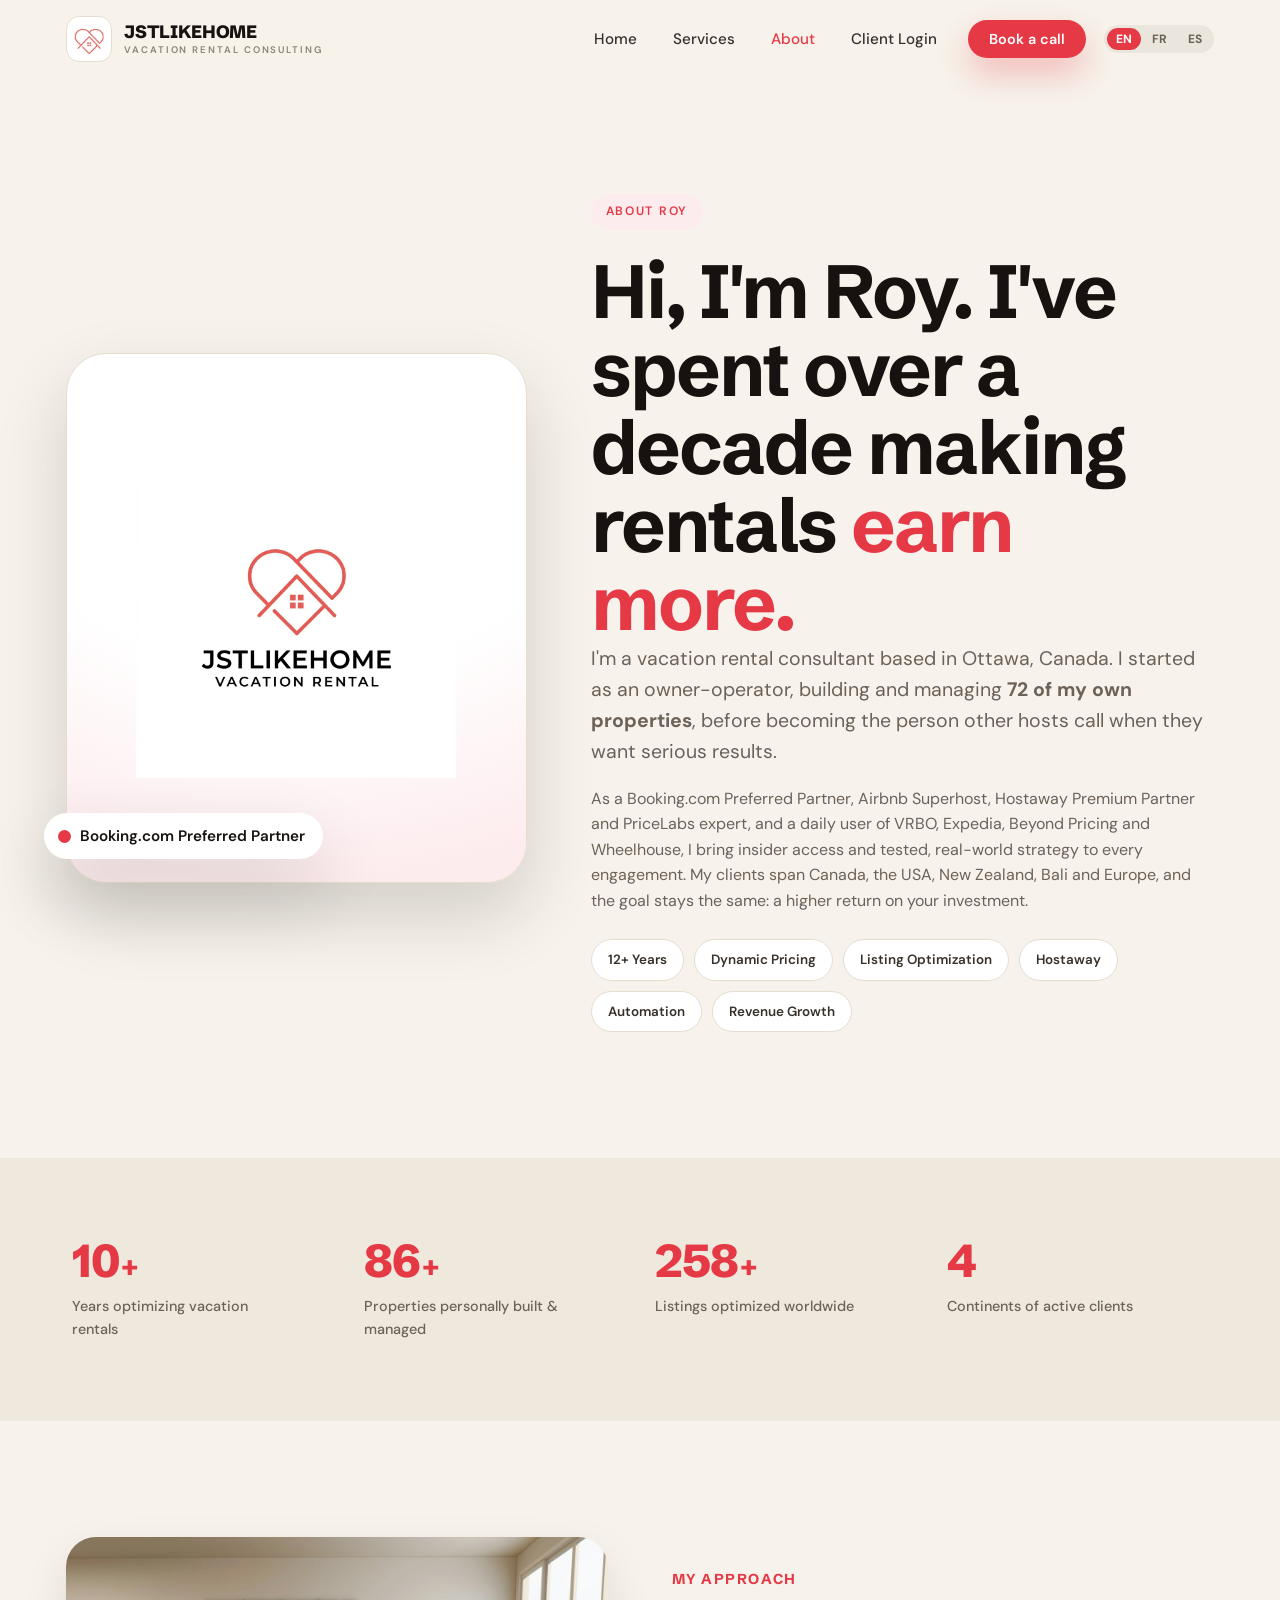
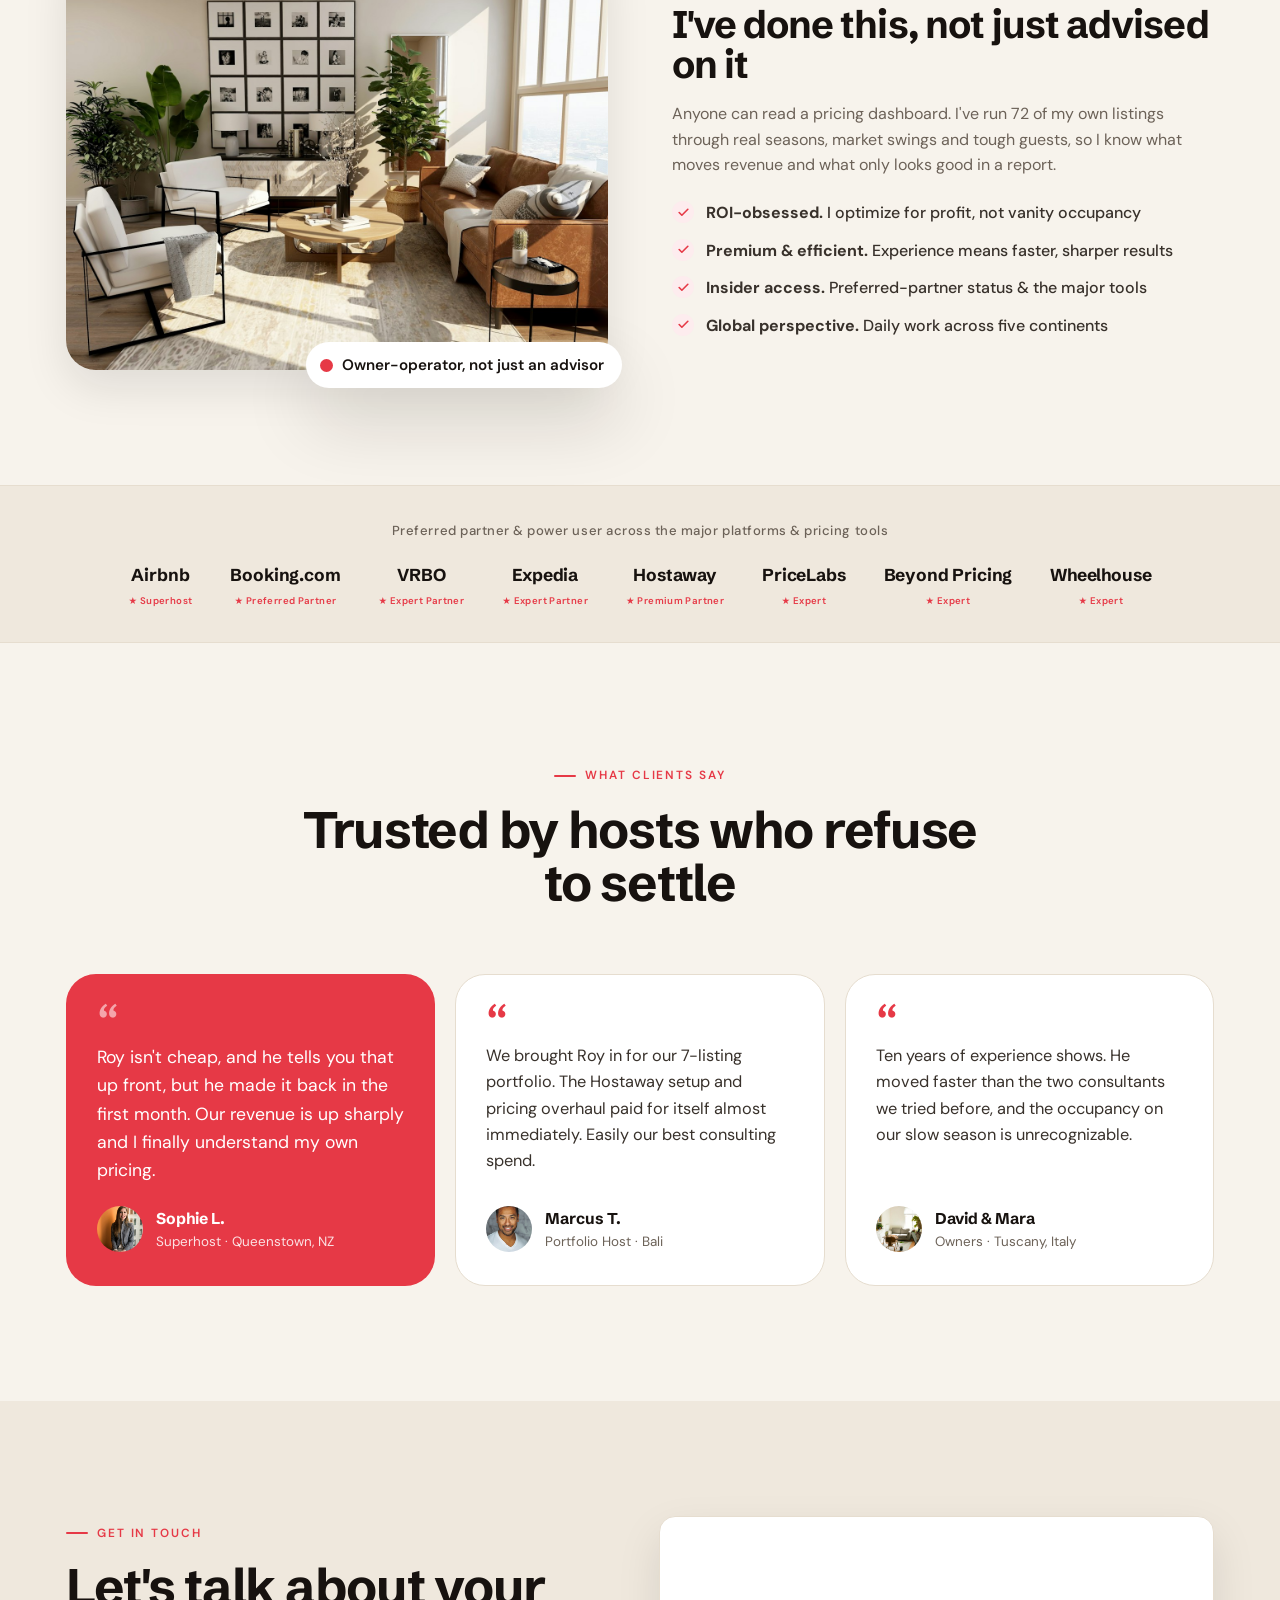
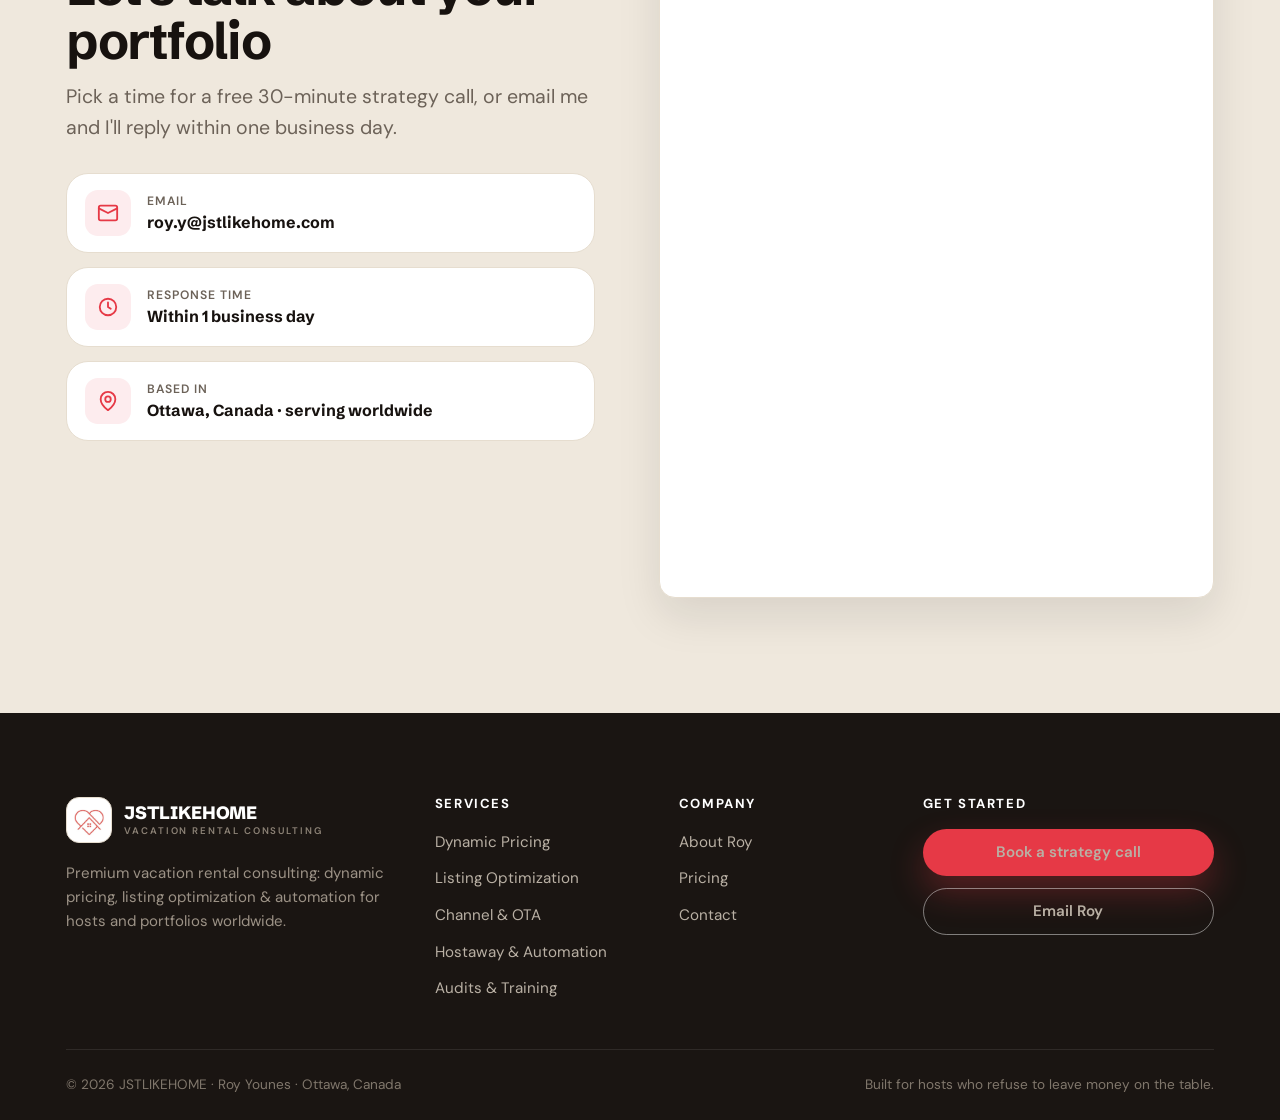
<file: about.html>
<!DOCTYPE html>
<html lang="en">
<head>
  <meta charset="UTF-8" />
  <meta name="viewport" content="width=device-width, initial-scale=1.0" />
  <title>About Roy Younes &amp; Contact — JSTLIKEHOME Vacation Rental Consulting</title>
  <meta name="description" content="Roy Younes is a vacation rental consultant in Ottawa, Canada with 12+ years optimizing Airbnb & short-term rentals worldwide and 72 of his own properties built & managed. Book a complimentary strategy call." />
  <meta name="theme-color" content="#E63946" />
  <link rel="icon" href="data:image/svg+xml,%3Csvg xmlns='http://www.w3.org/2000/svg' viewBox='0 0 100 100'%3E%3Cpath d='M50 82C35 68 14 55 14 36C14 24 24 16 34 16C42 16 47 21 50 26C53 21 58 16 66 16C76 16 86 24 86 36C86 55 65 68 50 82Z' fill='none' stroke='%23E63946' stroke-width='6' stroke-linejoin='round'/%3E%3Cpath d='M30 52L50 32L70 52L50 72Z' fill='none' stroke='%23E63946' stroke-width='6' stroke-linejoin='round'/%3E%3C/svg%3E" />
  <link rel="preconnect" href="https://fonts.googleapis.com" />
  <link rel="preconnect" href="https://fonts.gstatic.com" crossorigin />
  <link href="https://fonts.googleapis.com/css2?family=Schibsted+Grotesk:wght@400;500;600;700;800;900&family=DM+Sans:opsz,wght@9..40,400;9..40,500;9..40,600;9..40,700&display=swap" rel="stylesheet" />
  <link rel="stylesheet" href="styles.css" />
  <link rel="canonical" href="https://www.jstlikehome.com/about.html" />
  <meta property="og:title" content="About Roy Younes — JSTLIKEHOME Vacation Rental Consulting" />
  <meta property="og:description" content="Roy Younes, short-term rental consultant in Ottawa, Canada. 12+ years optimizing Airbnb and vacation rentals worldwide." />
  <meta property="og:type" content="profile" />
  <meta property="og:url" content="https://www.jstlikehome.com/about.html" />
  <script src="analytics.js" defer></script>
  <script type="application/ld+json">
  {
    "@context": "https://schema.org",
    "@type": "Person",
    "name": "Roy Younes",
    "jobTitle": "Short-Term Rental Consultant",
    "email": "roy.y@jstlikehome.com",
    "url": "https://www.jstlikehome.com/about.html",
    "worksFor": { "@id": "https://www.jstlikehome.com/#business" },
    "address": {
      "@type": "PostalAddress",
      "addressLocality": "Ottawa",
      "addressRegion": "ON",
      "addressCountry": "CA"
    },
    "knowsAbout": [
      "Airbnb listing optimization",
      "Short-term rental revenue management",
      "Hostaway channel manager",
      "PriceLabs dynamic pricing",
      "OTA diversification"
    ]
  }
  </script>
</head>
<body>

  <!-- ============ HEADER ============ -->
  <header class="site-header" id="top">
    <div class="container header-inner">
      <a href="index.html" class="brand" aria-label="JSTLIKEHOME home">
        <span class="brand__mark"><img src="assets/img/logo-mark.jpg" alt="JSTLIKEHOME logo" /></span>
        <span class="brand__text"><span class="brand__name">JSTLIKEHOME</span><span class="brand__sub">Vacation Rental Consulting</span></span>
      </a>
      <nav class="main-nav" id="main-nav" aria-label="Main">
        <a href="index.html">Home</a>
        <a href="services.html">Services</a>
        <a href="about.html" class="is-active">About</a>
        <a href="/clients/login">Client Login</a>
        <a href="about.html#contact" class="btn btn--primary btn--sm nav-cta">Book a call</a>
        <div id="langswitch" style="margin-left:12px"></div>
      </nav>
      <button class="nav-toggle" id="nav-toggle" aria-label="Open menu" aria-expanded="false" aria-controls="main-nav"><span></span><span></span><span></span></button>
    </div>
  </header>

  <main>
    <!-- ============ ABOUT HERO ============ -->
    <section class="section">
      <div class="container about-hero">
        <div class="about-hero__photo reveal">
          <div class="about-brandcard"><img src="assets/img/logo-full.jpg" alt="JSTLIKEHOME — Vacation Rental" /></div>
          <div class="float-pill"><span class="dot"></span>Booking.com Preferred Partner</div>
        </div>
        <div class="about-hero__copy reveal" data-d="1">
          <span class="eyebrow">About Roy</span>
          <h1>Hi, I'm Roy. I've spent over a decade making rentals <span class="accent">earn more.</span></h1>
          <p class="lede" style="margin-bottom:18px">I'm a vacation rental consultant based in Ottawa, Canada. I started as an owner-operator, building and managing <strong>72 of my own properties</strong>, before becoming the person other hosts call when they want serious results.</p>
          <p style="color:var(--muted)">As a Booking.com Preferred Partner, Airbnb Superhost, Hostaway Premium Partner and PriceLabs expert, and a daily user of VRBO, Expedia, Beyond Pricing and Wheelhouse, I bring insider access and tested, real-world strategy to every engagement. My clients span Canada, the USA, New Zealand, Bali and Europe, and the goal stays the same: a higher return on your investment.</p>
          <ul class="about-tags">
            <li>12+ Years</li><li>Dynamic Pricing</li><li>Listing Optimization</li><li>Hostaway</li><li>Automation</li><li>Revenue Growth</li>
          </ul>
        </div>
      </div>
    </section>

    <!-- ============ STATS ============ -->
    <section class="section--tight section--alt">
      <div class="container">
        <div class="stats reveal">
          <div class="stat"><div class="stat__num"><span data-count="12">0</span><span class="stat__suffix">+</span></div><div class="stat__label">Years optimizing vacation rentals</div></div>
          <div class="stat"><div class="stat__num"><span data-count="100">0</span><span class="stat__suffix">+</span></div><div class="stat__label">Properties personally built &amp; managed</div></div>
          <div class="stat"><div class="stat__num"><span data-count="300">0</span><span class="stat__suffix">+</span></div><div class="stat__label">Listings optimized worldwide</div></div>
          <div class="stat"><div class="stat__num"><span data-count="5">0</span></div><div class="stat__label">Continents of active clients</div></div>
        </div>
      </div>
    </section>

    <!-- ============ APPROACH ============ -->
    <section class="section section--cream">
      <div class="container">
        <div class="feature">
          <div class="feature__media reveal">
            <div class="feature__media-img"><img src="assets/img/dining.jpg" alt="A high-performing vacation rental" loading="lazy" /></div>
            <div class="float-pill float-pill--b"><span class="dot"></span>Owner-operator, not just an advisor</div>
          </div>
          <div class="feature__copy reveal" data-d="1">
            <span class="feature__num">MY APPROACH</span>
            <h2>I've done this, not just advised on it</h2>
            <p>Anyone can read a pricing dashboard. I've run 72 of my own listings through real seasons, market swings and tough guests, so I know what moves revenue and what only looks good in a report.</p>
            <ul class="feature__list">
              <li><strong>ROI-obsessed.</strong> I optimize for profit, not vanity occupancy</li>
              <li><strong>Premium &amp; efficient.</strong> Experience means faster, sharper results</li>
              <li><strong>Insider access.</strong> Preferred-partner status &amp; the major tools</li>
              <li><strong>Global perspective.</strong> Daily work across five continents</li>
            </ul>
          </div>
        </div>
      </div>
    </section>

    <!-- ============ TRUST BAR ============ -->
    <section class="trustbar section--alt">
      <div class="container">
        <p class="trustbar__label">Preferred partner &amp; power user across the major platforms &amp; pricing tools</p>
        <ul class="trustbar__logos">
          <li class="has-badge">Airbnb<span class="tb-badge">★ Superhost</span></li>
          <li class="has-badge">Booking.com<span class="tb-badge">★ Preferred Partner</span></li>
          <li class="has-badge">VRBO<span class="tb-badge">★ Expert Partner</span></li>
          <li class="has-badge">Expedia<span class="tb-badge">★ Expert Partner</span></li>
          <li class="has-badge">Hostaway<span class="tb-badge">★ Premium Partner</span></li>
          <li class="has-badge">PriceLabs<span class="tb-badge">★ Expert</span></li>
          <li class="has-badge">Beyond&nbsp;Pricing<span class="tb-badge">★ Expert</span></li>
          <li class="has-badge">Wheelhouse<span class="tb-badge">★ Expert</span></li>
        </ul>
      </div>
    </section>

    <!-- ============ TESTIMONIALS ============ -->
    <section class="section section--cream">
      <div class="container">
        <div class="section-head center reveal">
          <span class="kicker">What clients say</span>
          <h2>Trusted by hosts who refuse to settle</h2>
        </div>
        <div class="quotes">
          <div class="quote quote--feature reveal">
            <div class="quote__mark">&ldquo;</div>
            <p class="quote__text">Roy isn't cheap, and he tells you that up front, but he made it back in the first month. Our revenue is up sharply and I finally understand my own pricing.</p>
            <div class="quote__by"><span class="quote__av" style="background-image:url('assets/img/host-woman.jpg')"></span><div><div class="quote__name">Sophie L.</div><div class="quote__role">Superhost · Queenstown, NZ</div></div></div>
          </div>
          <div class="quote reveal" data-d="1">
            <div class="quote__mark">&ldquo;</div>
            <p class="quote__text">We brought Roy in for our 7-listing portfolio. The Hostaway setup and pricing overhaul paid for itself almost immediately. Easily our best consulting spend.</p>
            <div class="quote__by"><span class="quote__av" style="background-image:url('assets/img/host-man.jpg')"></span><div><div class="quote__name">Marcus T.</div><div class="quote__role">Portfolio Host · Bali</div></div></div>
          </div>
          <div class="quote reveal" data-d="2">
            <div class="quote__mark">&ldquo;</div>
            <p class="quote__text">Ten years of experience shows. He moved faster than the two consultants we tried before, and the occupancy on our slow season is unrecognizable.</p>
            <div class="quote__by"><span class="quote__av" style="background-image:url('assets/img/balcony.jpg')"></span><div><div class="quote__name">David &amp; Mara</div><div class="quote__role">Owners · Tuscany, Italy</div></div></div>
          </div>
        </div>
      </div>
    </section>

    <!-- ============ CONTACT ============ -->
    <section class="section section--alt" id="contact">
      <div class="container contact-grid">
        <div class="contact-copy reveal">
          <span class="kicker">Get in touch</span>
          <h2>Let's talk about your portfolio</h2>
          <p class="lede" style="margin-top:14px">Pick a time for a free 30-minute strategy call, or email me and I'll reply within one business day.</p>
          <div class="contact-methods">
            <a class="c-method" href="mailto:roy.y@jstlikehome.com">
              <span class="c-method__ic"><svg viewBox="0 0 24 24" fill="none" stroke="currentColor" stroke-width="2" stroke-linecap="round" stroke-linejoin="round"><rect x="2" y="4" width="20" height="16" rx="2"/><path d="m22 7-10 5L2 7"/></svg></span>
              <span><span class="c-method__k">Email</span><span class="c-method__v">roy.y@jstlikehome.com</span></span>
            </a>
            <div class="c-method">
              <span class="c-method__ic"><svg viewBox="0 0 24 24" fill="none" stroke="currentColor" stroke-width="2" stroke-linecap="round" stroke-linejoin="round"><circle cx="12" cy="12" r="9"/><path d="M12 7v5l3 2"/></svg></span>
              <span><span class="c-method__k">Response time</span><span class="c-method__v">Within 1 business day</span></span>
            </div>
            <div class="c-method">
              <span class="c-method__ic"><svg viewBox="0 0 24 24" fill="none" stroke="currentColor" stroke-width="2" stroke-linecap="round" stroke-linejoin="round"><path d="M20 10c0 6-8 12-8 12s-8-6-8-12a8 8 0 0 1 16 0z"/><circle cx="12" cy="10" r="3"/></svg></span>
              <span><span class="c-method__k">Based in</span><span class="c-method__v">Ottawa, Canada · serving worldwide</span></span>
            </div>
          </div>
        </div>

        <div class="contact-cal reveal" data-d="1" style="border:1px solid var(--line);border-radius:16px;overflow:hidden;background:#fff;box-shadow:var(--shadow)">
          <div class="calendly-inline-widget" data-url="https://calendly.com/roy-y-jstlikehome/30min?hide_gdpr_banner=1&amp;primary_color=e63946" style="min-width:320px;height:680px;"></div>
        </div>
      </div>
    </section>
  </main>

  <!-- ============ FOOTER ============ -->
  <footer class="site-footer">
    <div class="container">
      <div class="footer-top">
        <div class="footer-brand">
          <a href="index.html" class="brand" aria-label="JSTLIKEHOME home">
            <span class="brand__mark"><img src="assets/img/logo-mark.jpg" alt="JSTLIKEHOME logo" /></span>
            <span class="brand__text"><span class="brand__name">JSTLIKEHOME</span><span class="brand__sub">Vacation Rental Consulting</span></span>
          </a>
          <p>Premium vacation rental consulting: dynamic pricing, listing optimization &amp; automation for hosts and portfolios worldwide.</p>
        </div>
        <div class="footer-col">
          <h4>Services</h4>
          <ul>
            <li><a href="services.html#pricing">Dynamic Pricing</a></li>
            <li><a href="services.html#listing">Listing Optimization</a></li>
            <li><a href="services.html#channels">Channel &amp; OTA</a></li>
            <li><a href="services.html#automation">Hostaway &amp; Automation</a></li>
            <li><a href="services.html#audits">Audits &amp; Training</a></li>
          </ul>
        </div>
        <div class="footer-col">
          <h4>Company</h4>
          <ul>
            <li><a href="about.html">About Roy</a></li>
            <li><a href="services.html#pricing-plans">Pricing</a></li>
            <li><a href="about.html#contact">Contact</a></li>
          </ul>
        </div>
        <div class="footer-col footer-cta">
          <h4>Get started</h4>
          <a href="about.html#contact" class="btn btn--primary">Book a strategy call</a>
          <a href="mailto:roy.y@jstlikehome.com" class="btn btn--outline-light">Email Roy</a>
        </div>
      </div>
      <div class="footer-bottom">
        <p>&copy; <span data-year>2026</span> JSTLIKEHOME · Roy Younes · Ottawa, Canada</p>
        <p>Built for hosts who refuse to leave money on the table.</p>
      </div>
    </div>
  </footer>

  <script src="script.js"></script>
  <script src="/i18n.js"></script>
</body>
</html>
</file>
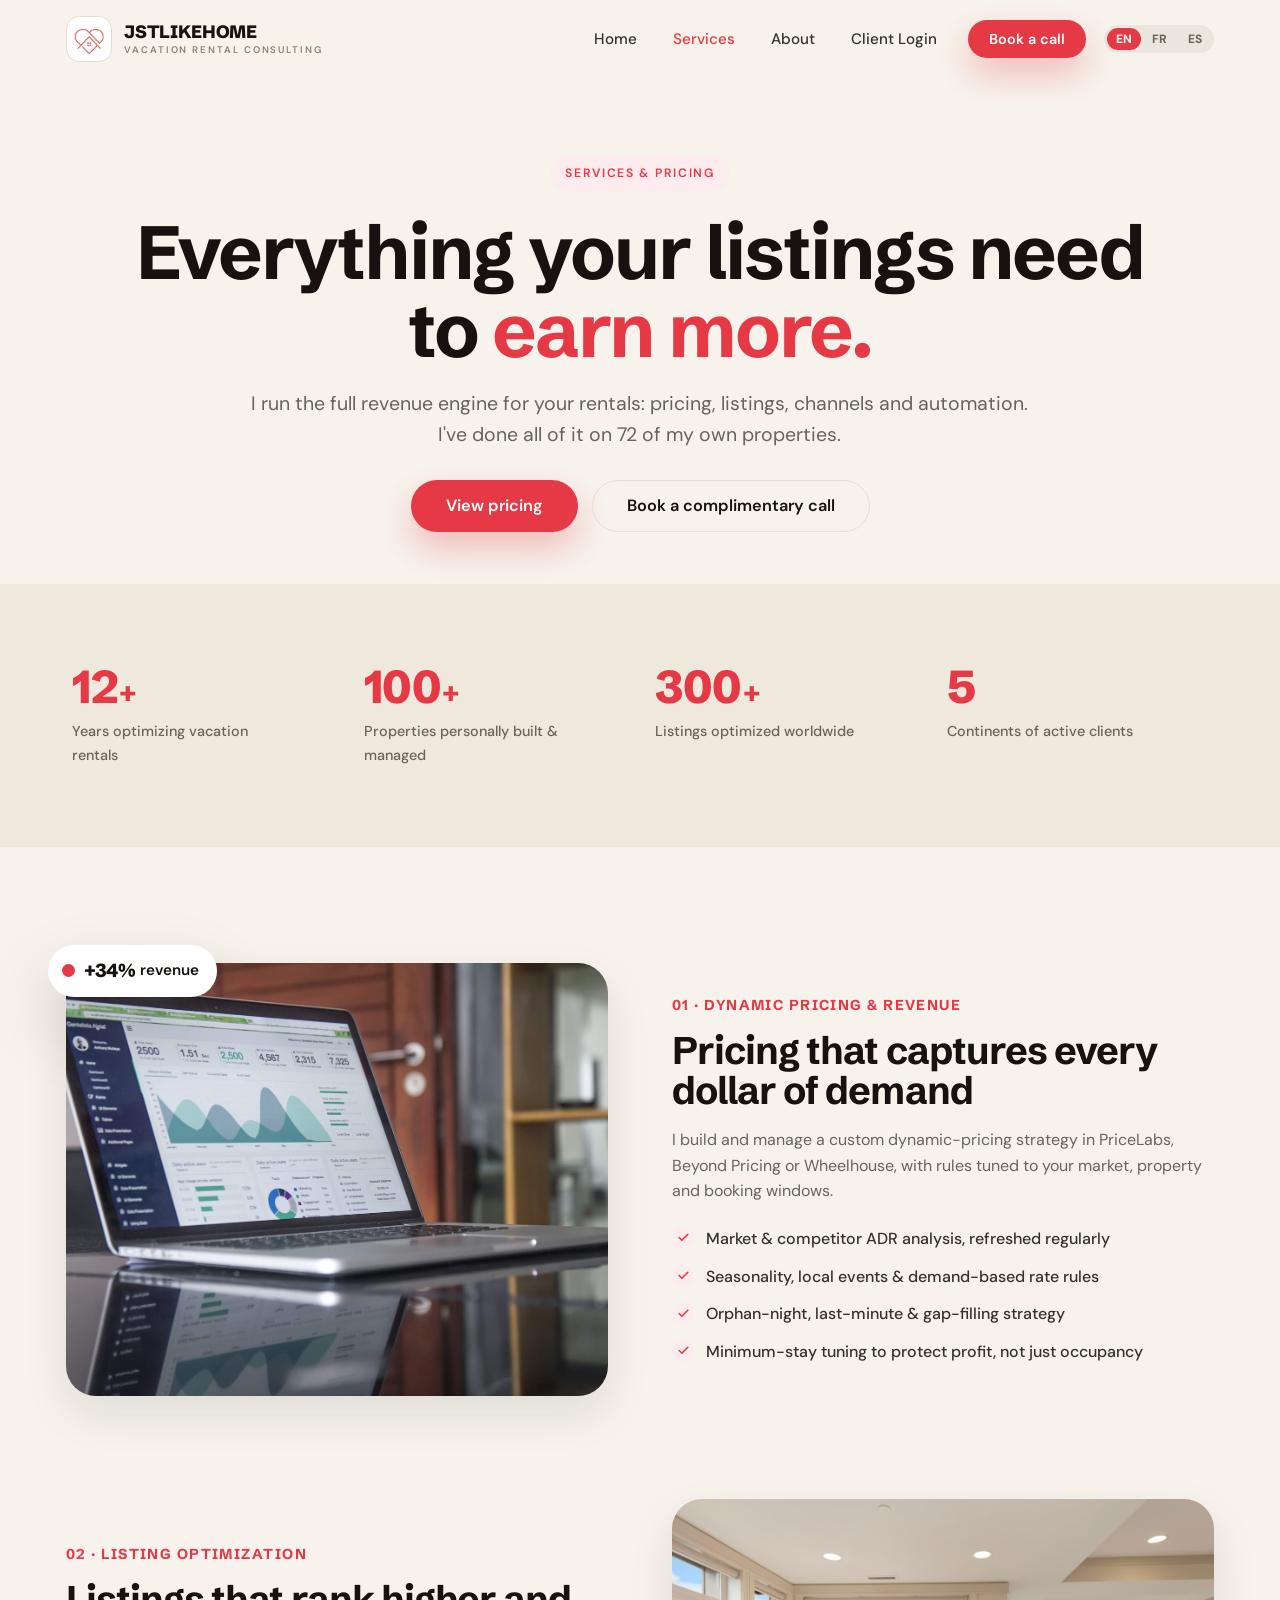
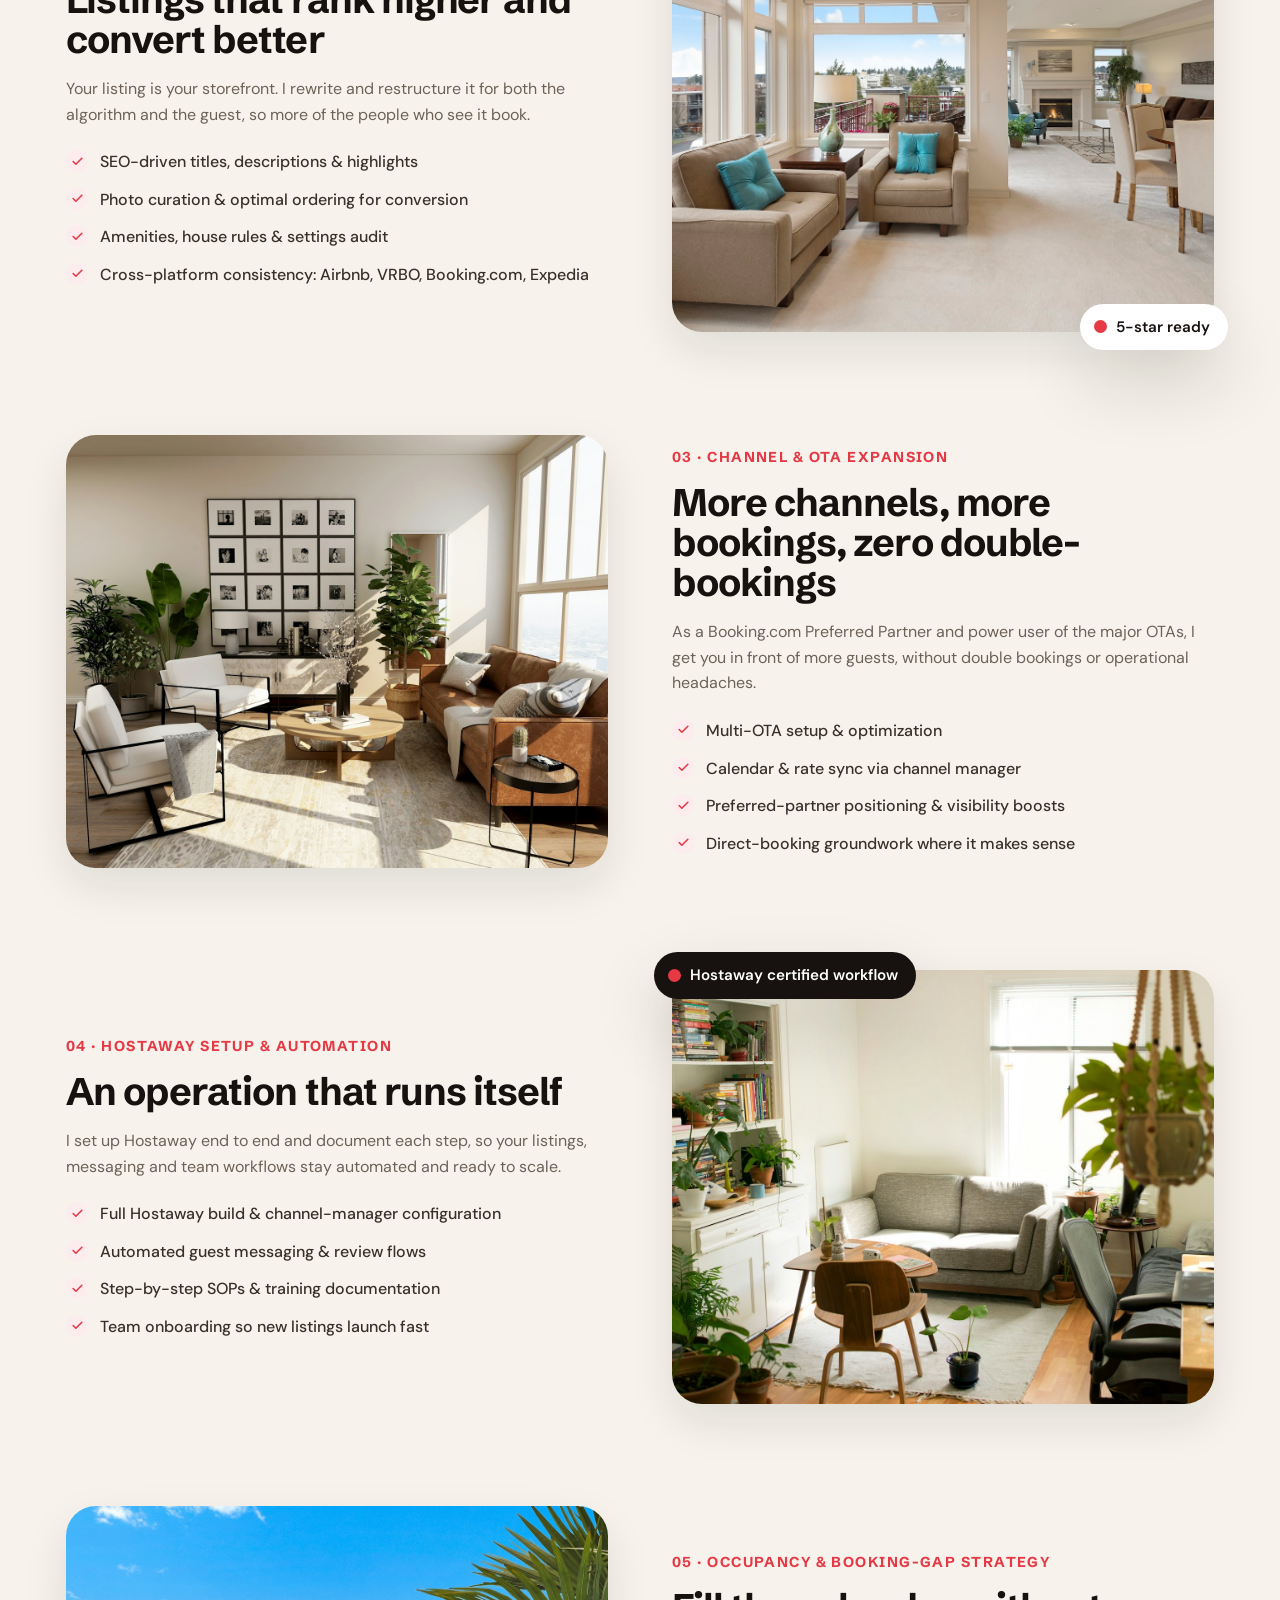
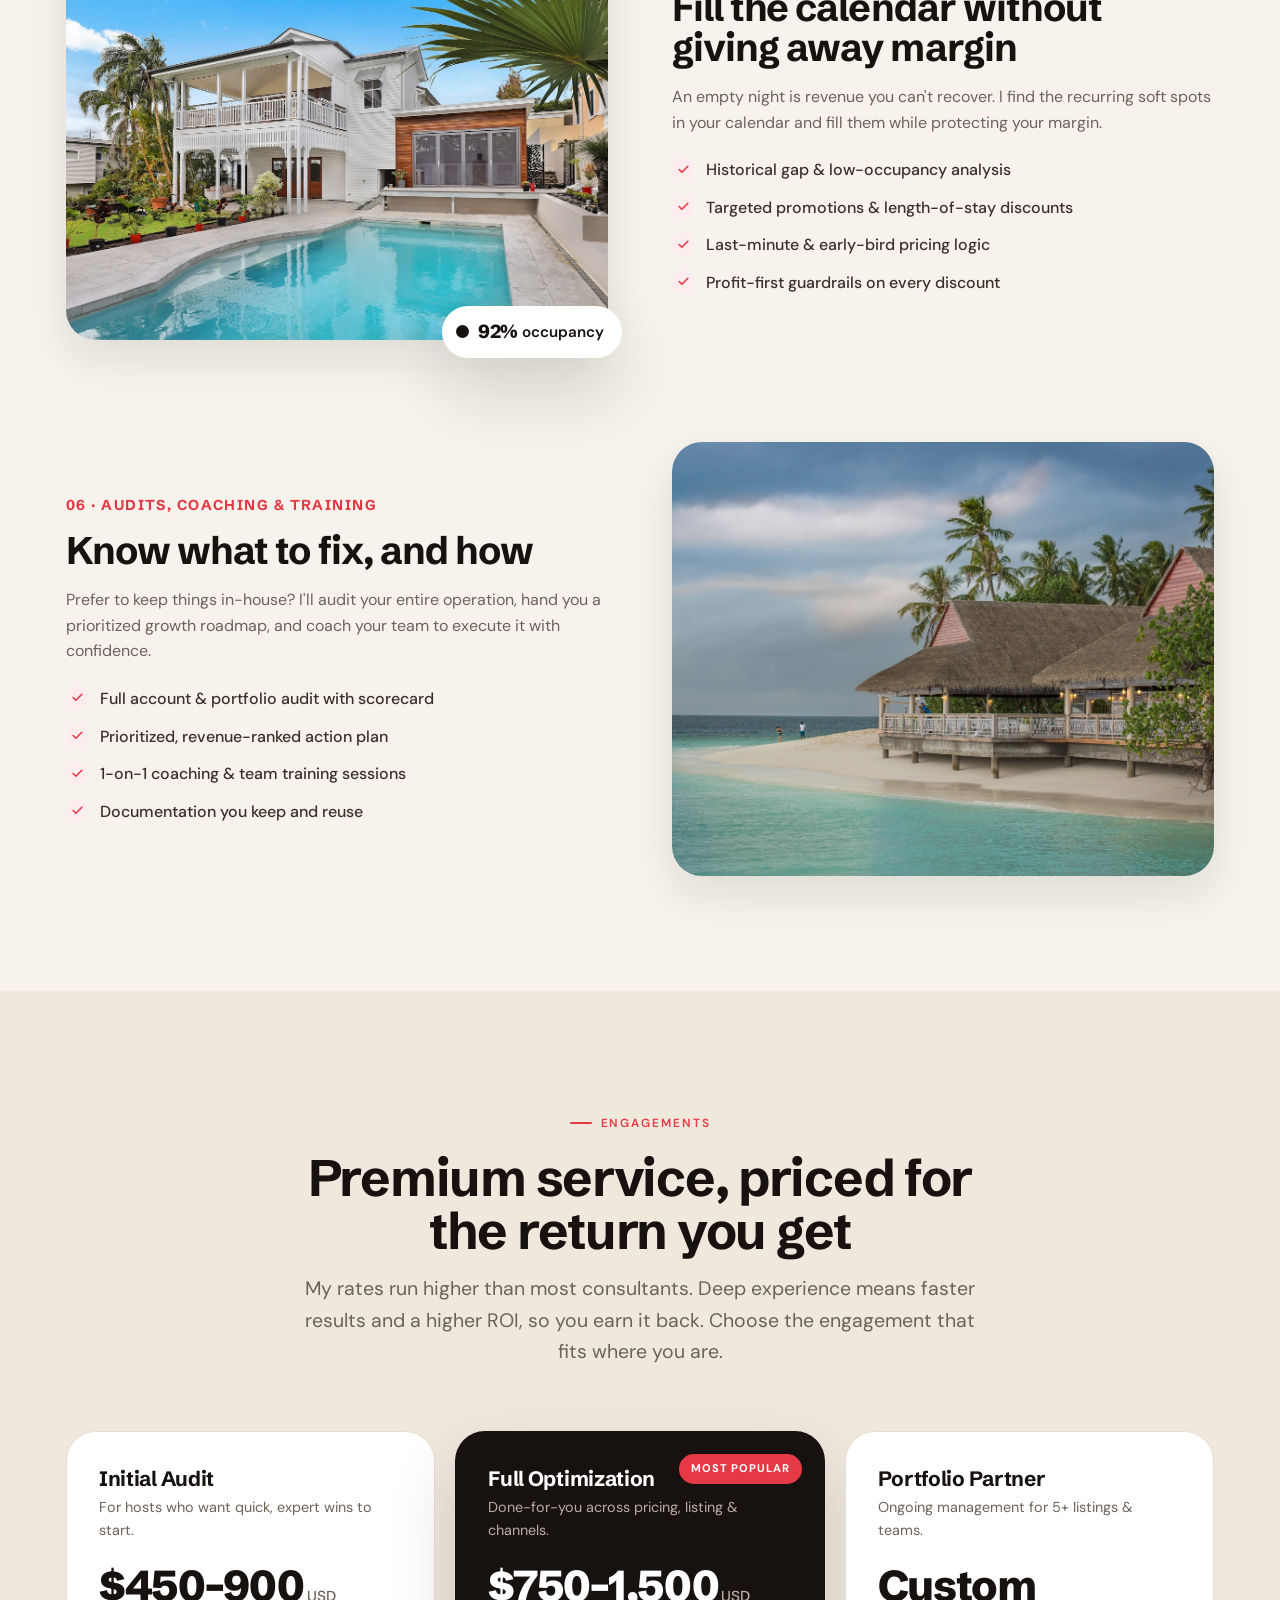
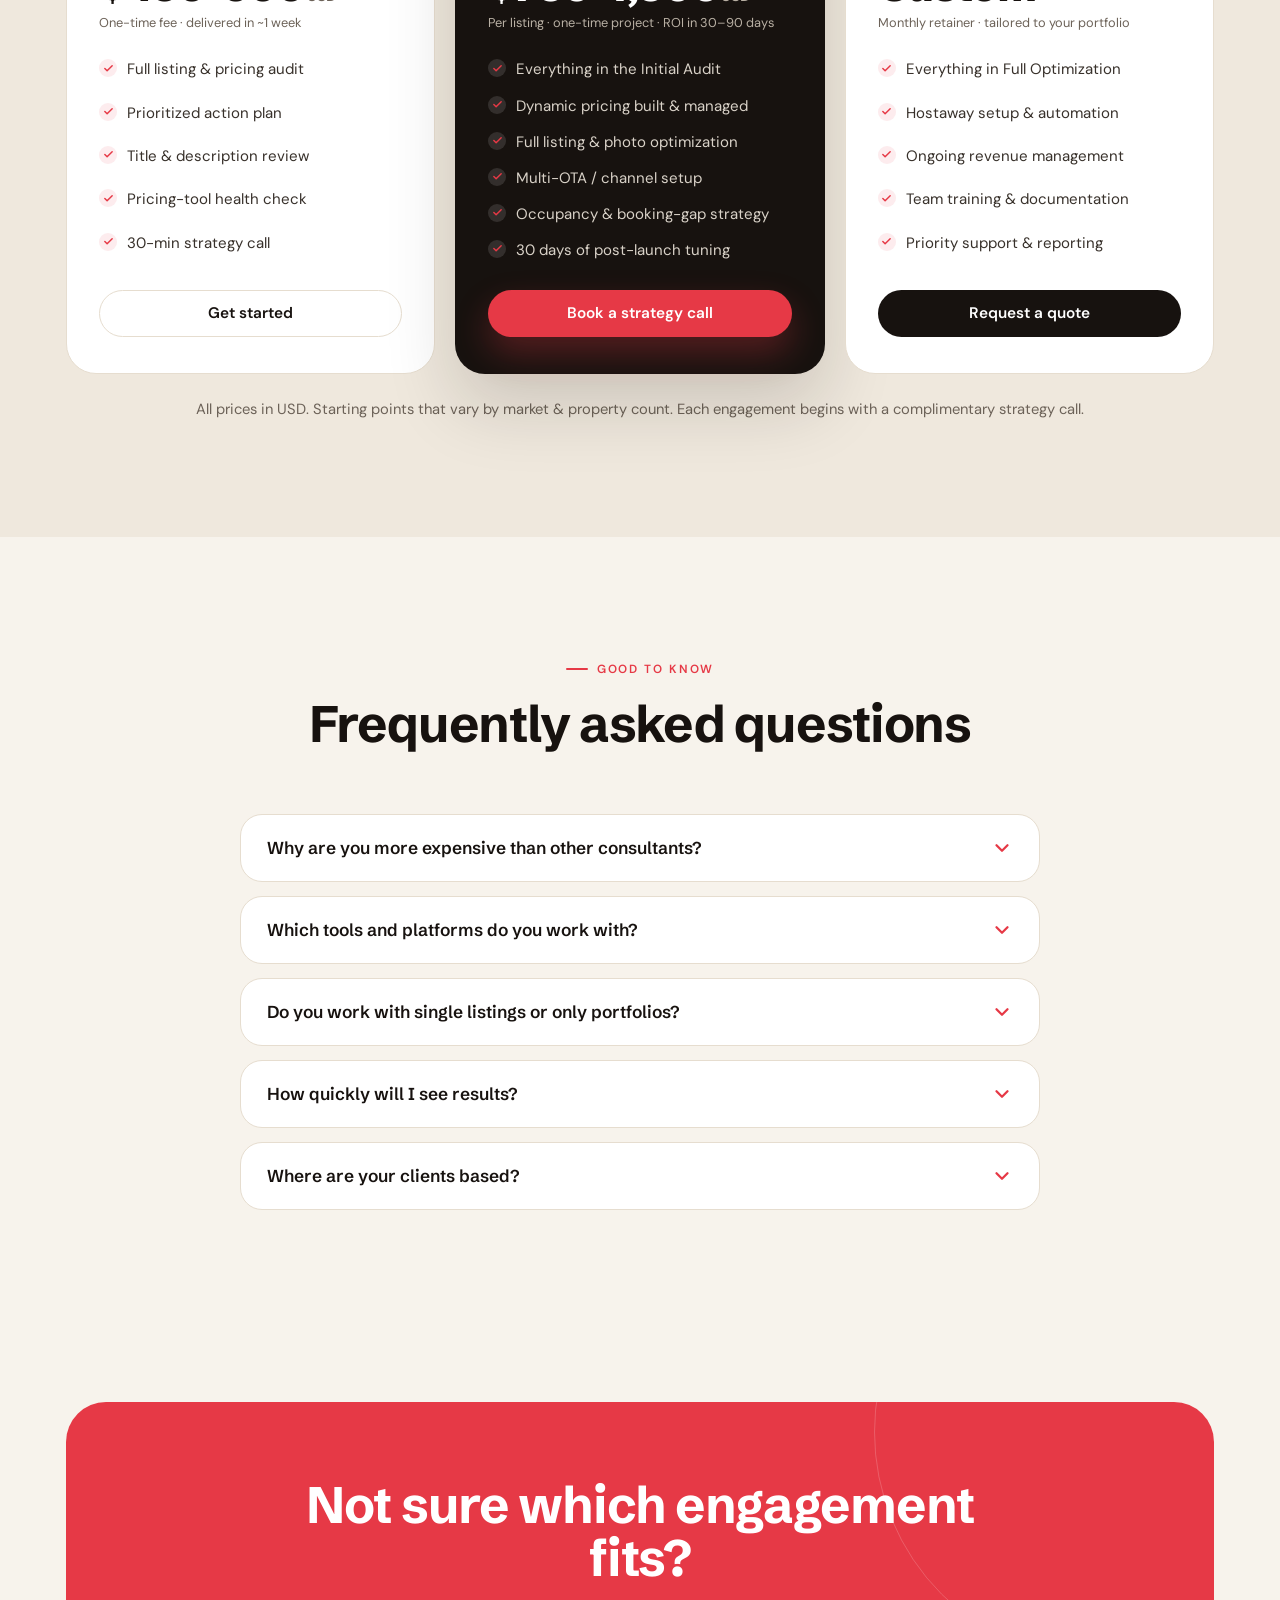
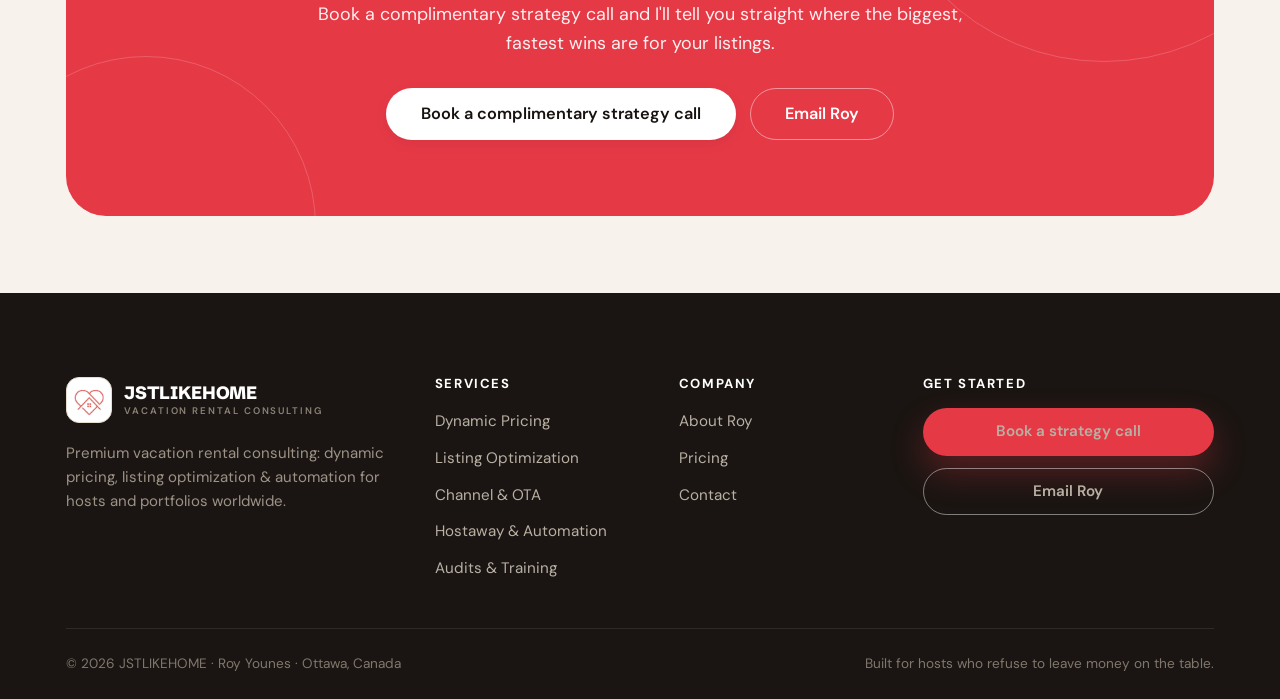
<file: services.html>
<!DOCTYPE html>
<html lang="en">
<head>
  <meta charset="UTF-8" />
  <meta name="viewport" content="width=device-width, initial-scale=1.0" />
  <title>Services &amp; Pricing — JSTLIKEHOME Vacation Rental Consulting | Roy Younes</title>
  <meta name="description" content="Dynamic pricing, listing optimization, channel management, Hostaway automation, occupancy strategy and audits for vacation rentals. Premium consulting by Roy Younes." />
  <meta name="theme-color" content="#E63946" />
  <link rel="icon" href="data:image/svg+xml,%3Csvg xmlns='http://www.w3.org/2000/svg' viewBox='0 0 100 100'%3E%3Cpath d='M50 82C35 68 14 55 14 36C14 24 24 16 34 16C42 16 47 21 50 26C53 21 58 16 66 16C76 16 86 24 86 36C86 55 65 68 50 82Z' fill='none' stroke='%23E63946' stroke-width='6' stroke-linejoin='round'/%3E%3Cpath d='M30 52L50 32L70 52L50 72Z' fill='none' stroke='%23E63946' stroke-width='6' stroke-linejoin='round'/%3E%3C/svg%3E" />
  <link rel="preconnect" href="https://fonts.googleapis.com" />
  <link rel="preconnect" href="https://fonts.gstatic.com" crossorigin />
  <link href="https://fonts.googleapis.com/css2?family=Schibsted+Grotesk:wght@400;500;600;700;800;900&family=DM+Sans:opsz,wght@9..40,400;9..40,500;9..40,600;9..40,700&display=swap" rel="stylesheet" />
  <link rel="stylesheet" href="styles.css" />
  <link rel="canonical" href="https://www.jstlikehome.com/services.html" />
  <meta property="og:title" content="Services &amp; Pricing — JSTLIKEHOME Vacation Rental Consulting" />
  <meta property="og:description" content="Dynamic pricing, listing optimization, channel management, Hostaway automation and audits for vacation rentals." />
  <meta property="og:type" content="website" />
  <meta property="og:url" content="https://www.jstlikehome.com/services.html" />
  <script src="analytics.js" defer></script>
</head>
<body>

  <!-- ============ HEADER ============ -->
  <header class="site-header" id="top">
    <div class="container header-inner">
      <a href="index.html" class="brand" aria-label="JSTLIKEHOME home">
        <span class="brand__mark"><img src="assets/img/logo-mark.jpg" alt="JSTLIKEHOME logo" /></span>
        <span class="brand__text"><span class="brand__name">JSTLIKEHOME</span><span class="brand__sub">Vacation Rental Consulting</span></span>
      </a>
      <nav class="main-nav" id="main-nav" aria-label="Main">
        <a href="index.html">Home</a>
        <a href="services.html" class="is-active">Services</a>
        <a href="about.html">About</a>
        <a href="/clients/login">Client Login</a>
        <a href="about.html#contact" class="btn btn--primary btn--sm nav-cta">Book a call</a>
        <div id="langswitch" style="margin-left:12px"></div>
      </nav>
      <button class="nav-toggle" id="nav-toggle" aria-label="Open menu" aria-expanded="false" aria-controls="main-nav"><span></span><span></span><span></span></button>
    </div>
  </header>

  <main>
    <!-- ============ PAGE HERO ============ -->
    <section class="page-hero">
      <div class="container">
        <div class="reveal">
          <span class="eyebrow">Services &amp; Pricing</span>
          <h1>Everything your listings need<br />to <span class="accent">earn more.</span></h1>
          <p class="lede">I run the full revenue engine for your rentals: pricing, listings, channels and automation. I've done all of it on 72 of my own properties.</p>
          <div class="page-hero__actions">
            <a href="#pricing-plans" class="btn btn--primary btn--lg">View pricing</a>
            <a href="about.html#contact" class="btn btn--ghost btn--lg">Book a complimentary call</a>
          </div>
        </div>
      </div>
    </section>

    <!-- ============ STATS ============ -->
    <section class="section--tight section--alt">
      <div class="container">
        <div class="stats reveal">
          <div class="stat"><div class="stat__num"><span data-count="12">0</span><span class="stat__suffix">+</span></div><div class="stat__label">Years optimizing vacation rentals</div></div>
          <div class="stat"><div class="stat__num"><span data-count="100">0</span><span class="stat__suffix">+</span></div><div class="stat__label">Properties personally built &amp; managed</div></div>
          <div class="stat"><div class="stat__num"><span data-count="300">0</span><span class="stat__suffix">+</span></div><div class="stat__label">Listings optimized worldwide</div></div>
          <div class="stat"><div class="stat__num"><span data-count="5">0</span></div><div class="stat__label">Continents of active clients</div></div>
        </div>
      </div>
    </section>

    <!-- ============ SERVICE FEATURES ============ -->
    <section class="section section--cream">
      <div class="container">

        <!-- 01 Pricing -->
        <div class="feature" id="pricing">
          <div class="feature__media reveal">
            <div class="feature__media-img"><img src="assets/img/workspace.jpg" alt="Dynamic pricing analytics dashboard" loading="lazy" /></div>
            <div class="float-pill float-pill--a"><span class="dot"></span><span class="float-pill__big">+34%</span>&nbsp;revenue</div>
          </div>
          <div class="feature__copy reveal" data-d="1">
            <span class="feature__num">01 · DYNAMIC PRICING &amp; REVENUE</span>
            <h2>Pricing that captures every dollar of demand</h2>
            <p>I build and manage a custom dynamic-pricing strategy in PriceLabs, Beyond Pricing or Wheelhouse, with rules tuned to your market, property and booking windows.</p>
            <ul class="feature__list">
              <li>Market &amp; competitor ADR analysis, refreshed regularly</li>
              <li>Seasonality, local events &amp; demand-based rate rules</li>
              <li>Orphan-night, last-minute &amp; gap-filling strategy</li>
              <li>Minimum-stay tuning to protect profit, not just occupancy</li>
            </ul>
          </div>
        </div>

        <!-- 02 Listing -->
        <div class="feature feature--rev" id="listing">
          <div class="feature__media reveal">
            <div class="feature__media-img"><img src="assets/img/bedroom.jpg" alt="Beautifully optimized rental interior" loading="lazy" /></div>
            <div class="float-pill float-pill--b"><span class="dot"></span>5-star ready</div>
          </div>
          <div class="feature__copy reveal" data-d="1">
            <span class="feature__num">02 · LISTING OPTIMIZATION</span>
            <h2>Listings that rank higher and convert better</h2>
            <p>Your listing is your storefront. I rewrite and restructure it for both the algorithm and the guest, so more of the people who see it book.</p>
            <ul class="feature__list">
              <li>SEO-driven titles, descriptions &amp; highlights</li>
              <li>Photo curation &amp; optimal ordering for conversion</li>
              <li>Amenities, house rules &amp; settings audit</li>
              <li>Cross-platform consistency: Airbnb, VRBO, Booking.com, Expedia</li>
            </ul>
          </div>
        </div>

        <!-- 03 Channels -->
        <div class="feature" id="channels">
          <div class="feature__media reveal">
            <div class="feature__media-img"><img src="assets/img/dining.jpg" alt="Premium rental living space" loading="lazy" /></div>
          </div>
          <div class="feature__copy reveal" data-d="1">
            <span class="feature__num">03 · CHANNEL &amp; OTA EXPANSION</span>
            <h2>More channels, more bookings, zero double-bookings</h2>
            <p>As a Booking.com Preferred Partner and power user of the major OTAs, I get you in front of more guests, without double bookings or operational headaches.</p>
            <ul class="feature__list">
              <li>Multi-OTA setup &amp; optimization</li>
              <li>Calendar &amp; rate sync via channel manager</li>
              <li>Preferred-partner positioning &amp; visibility boosts</li>
              <li>Direct-booking groundwork where it makes sense</li>
            </ul>
          </div>
        </div>

        <!-- 04 Automation -->
        <div class="feature feature--rev" id="automation">
          <div class="feature__media reveal">
            <div class="feature__media-img"><img src="assets/img/balcony.jpg" alt="Calm, well-run rental space" loading="lazy" /></div>
            <div class="float-pill float-pill--a float-pill--dark"><span class="dot"></span>Hostaway certified workflow</div>
          </div>
          <div class="feature__copy reveal" data-d="1">
            <span class="feature__num">04 · HOSTAWAY SETUP &amp; AUTOMATION</span>
            <h2>An operation that runs itself</h2>
            <p>I set up Hostaway end to end and document each step, so your listings, messaging and team workflows stay automated and ready to scale.</p>
            <ul class="feature__list">
              <li>Full Hostaway build &amp; channel-manager configuration</li>
              <li>Automated guest messaging &amp; review flows</li>
              <li>Step-by-step SOPs &amp; training documentation</li>
              <li>Team onboarding so new listings launch fast</li>
            </ul>
          </div>
        </div>

        <!-- 05 Occupancy -->
        <div class="feature" id="occupancy">
          <div class="feature__media reveal">
            <div class="feature__media-img"><img src="assets/img/exterior.jpg" alt="High-occupancy vacation rental" loading="lazy" /></div>
            <div class="float-pill float-pill--b"><span class="dot dot--ink"></span><span class="float-pill__big">92%</span>&nbsp;occupancy</div>
          </div>
          <div class="feature__copy reveal" data-d="1">
            <span class="feature__num">05 · OCCUPANCY &amp; BOOKING-GAP STRATEGY</span>
            <h2>Fill the calendar without giving away margin</h2>
            <p>An empty night is revenue you can't recover. I find the recurring soft spots in your calendar and fill them while protecting your margin.</p>
            <ul class="feature__list">
              <li>Historical gap &amp; low-occupancy analysis</li>
              <li>Targeted promotions &amp; length-of-stay discounts</li>
              <li>Last-minute &amp; early-bird pricing logic</li>
              <li>Profit-first guardrails on every discount</li>
            </ul>
          </div>
        </div>

        <!-- 06 Audits -->
        <div class="feature feature--rev" id="audits">
          <div class="feature__media reveal">
            <div class="feature__media-img"><img src="assets/img/coastal.jpg" alt="Premium beachfront rental" loading="lazy" /></div>
          </div>
          <div class="feature__copy reveal" data-d="1">
            <span class="feature__num">06 · AUDITS, COACHING &amp; TRAINING</span>
            <h2>Know what to fix, and how</h2>
            <p>Prefer to keep things in-house? I'll audit your entire operation, hand you a prioritized growth roadmap, and coach your team to execute it with confidence.</p>
            <ul class="feature__list">
              <li>Full account &amp; portfolio audit with scorecard</li>
              <li>Prioritized, revenue-ranked action plan</li>
              <li>1-on-1 coaching &amp; team training sessions</li>
              <li>Documentation you keep and reuse</li>
            </ul>
          </div>
        </div>

      </div>
    </section>

    <!-- ============ PRICING ============ -->
    <section class="section section--alt" id="pricing-plans">
      <div class="container">
        <div class="section-head center reveal">
          <span class="kicker">Engagements</span>
          <h2>Premium service, priced for the return you get</h2>
          <p class="lede">My rates run higher than most consultants. Deep experience means faster results and a higher ROI, so you earn it back. Choose the engagement that fits where you are.</p>
        </div>
        <div class="pricing">
          <div class="price reveal">
            <h3 class="price__name">Initial Audit</h3>
            <p class="price__desc">For hosts who want quick, expert wins to start.</p>
            <div class="price__amount">$450–900<small> USD</small></div>
            <p class="price__from">One-time fee · delivered in ~1 week</p>
            <ul class="price__list">
              <li>Full listing &amp; pricing audit</li>
              <li>Prioritized action plan</li>
              <li>Title &amp; description review</li>
              <li>Pricing-tool health check</li>
              <li>30-min strategy call</li>
            </ul>
            <a href="about.html#contact" class="btn btn--ghost btn--block">Get started</a>
          </div>
          <div class="price price--featured reveal" data-d="1">
            <span class="price__badge">Most popular</span>
            <h3 class="price__name">Full Optimization</h3>
            <p class="price__desc">Done-for-you across pricing, listing &amp; channels.</p>
            <div class="price__amount">$750–1,500<small> USD</small></div>
            <p class="price__from">Per listing · one-time project · ROI in 30–90 days</p>
            <ul class="price__list">
              <li>Everything in the Initial Audit</li>
              <li>Dynamic pricing built &amp; managed</li>
              <li>Full listing &amp; photo optimization</li>
              <li>Multi-OTA / channel setup</li>
              <li>Occupancy &amp; booking-gap strategy</li>
              <li>30 days of post-launch tuning</li>
            </ul>
            <a href="about.html#contact" class="btn btn--primary btn--block">Book a strategy call</a>
          </div>
          <div class="price reveal" data-d="2">
            <h3 class="price__name">Portfolio Partner</h3>
            <p class="price__desc">Ongoing management for 5+ listings &amp; teams.</p>
            <div class="price__amount">Custom<small></small></div>
            <p class="price__from">Monthly retainer · tailored to your portfolio</p>
            <ul class="price__list">
              <li>Everything in Full Optimization</li>
              <li>Hostaway setup &amp; automation</li>
              <li>Ongoing revenue management</li>
              <li>Team training &amp; documentation</li>
              <li>Priority support &amp; reporting</li>
            </ul>
            <a href="about.html#contact" class="btn btn--dark btn--block">Request a quote</a>
          </div>
        </div>
        <p style="text-align:center;color:var(--muted);margin-top:24px;font-size:0.92rem">All prices in USD. Starting points that vary by market &amp; property count. Each engagement begins with a complimentary strategy call.</p>
      </div>
    </section>

    <!-- ============ FAQ ============ -->
    <section class="section section--cream">
      <div class="container">
        <div class="section-head center reveal">
          <span class="kicker">Good to know</span>
          <h2>Frequently asked questions</h2>
        </div>
        <div class="faq reveal">
          <div class="faq__item">
            <button class="faq__q">Why are you more expensive than other consultants?<svg class="chev" viewBox="0 0 24 24" fill="none" stroke="currentColor" stroke-width="2.5" stroke-linecap="round" stroke-linejoin="round"><path d="m6 9 6 6 6-6"/></svg></button>
            <div class="faq__a"><div class="faq__a-inner">Because 12+ years of hands-on experience means I diagnose faster, fix smarter and deliver results in less time than most. You pay a premium and make it back many times over.</div></div>
          </div>
          <div class="faq__item">
            <button class="faq__q">Which tools and platforms do you work with?<svg class="chev" viewBox="0 0 24 24" fill="none" stroke="currentColor" stroke-width="2.5" stroke-linecap="round" stroke-linejoin="round"><path d="m6 9 6 6 6-6"/></svg></button>
            <div class="faq__a"><div class="faq__a-inner">Airbnb (Superhost), Booking.com (Preferred Partner), VRBO and Expedia on the OTA side; PriceLabs (Expert), Beyond Pricing and Wheelhouse for pricing; and Hostaway (Premium Partner) for channel management and automation, plus most other major tools.</div></div>
          </div>
          <div class="faq__item">
            <button class="faq__q">Do you work with single listings or only portfolios?<svg class="chev" viewBox="0 0 24 24" fill="none" stroke="currentColor" stroke-width="2.5" stroke-linecap="round" stroke-linejoin="round"><path d="m6 9 6 6 6-6"/></svg></button>
            <div class="faq__a"><div class="faq__a-inner">Both. The Initial Audit is perfect for a single property, while Full Optimization and Portfolio Partner scale to multi-listing operations and management teams.</div></div>
          </div>
          <div class="faq__item">
            <button class="faq__q">How quickly will I see results?<svg class="chev" viewBox="0 0 24 24" fill="none" stroke="currentColor" stroke-width="2.5" stroke-linecap="round" stroke-linejoin="round"><path d="m6 9 6 6 6-6"/></svg></button>
            <div class="faq__a"><div class="faq__a-inner">Pricing and listing changes can lift revenue within days. Most clients see a revenue and occupancy lift within the first 30–90 days, depending on market and season.</div></div>
          </div>
          <div class="faq__item">
            <button class="faq__q">Where are your clients based?<svg class="chev" viewBox="0 0 24 24" fill="none" stroke="currentColor" stroke-width="2.5" stroke-linecap="round" stroke-linejoin="round"><path d="m6 9 6 6 6-6"/></svg></button>
            <div class="faq__a"><div class="faq__a-inner">All over the world. I work daily with hosts across Canada, the USA, New Zealand, Bali and Europe. Vacation rental fundamentals translate across markets, and I adapt strategy to each one.</div></div>
          </div>
        </div>
      </div>
    </section>

    <!-- ============ CTA ============ -->
    <section class="section section--cream section--tight">
      <div class="container">
        <div class="cta-band reveal">
          <div class="cta-band__inner">
            <h2>Not sure which engagement fits?</h2>
            <p>Book a complimentary strategy call and I'll tell you straight where the biggest, fastest wins are for your listings.</p>
            <div class="cta-actions">
              <a href="about.html#contact" class="btn btn--light btn--lg">Book a complimentary strategy call</a>
              <a href="mailto:roy.y@jstlikehome.com" class="btn btn--outline-light btn--lg">Email Roy</a>
            </div>
          </div>
        </div>
      </div>
    </section>
  </main>

  <!-- ============ FOOTER ============ -->
  <footer class="site-footer">
    <div class="container">
      <div class="footer-top">
        <div class="footer-brand">
          <a href="index.html" class="brand" aria-label="JSTLIKEHOME home">
            <span class="brand__mark"><img src="assets/img/logo-mark.jpg" alt="JSTLIKEHOME logo" /></span>
            <span class="brand__text"><span class="brand__name">JSTLIKEHOME</span><span class="brand__sub">Vacation Rental Consulting</span></span>
          </a>
          <p>Premium vacation rental consulting: dynamic pricing, listing optimization &amp; automation for hosts and portfolios worldwide.</p>
        </div>
        <div class="footer-col">
          <h4>Services</h4>
          <ul>
            <li><a href="services.html#pricing">Dynamic Pricing</a></li>
            <li><a href="services.html#listing">Listing Optimization</a></li>
            <li><a href="services.html#channels">Channel &amp; OTA</a></li>
            <li><a href="services.html#automation">Hostaway &amp; Automation</a></li>
            <li><a href="services.html#audits">Audits &amp; Training</a></li>
          </ul>
        </div>
        <div class="footer-col">
          <h4>Company</h4>
          <ul>
            <li><a href="about.html">About Roy</a></li>
            <li><a href="services.html#pricing-plans">Pricing</a></li>
            <li><a href="about.html#contact">Contact</a></li>
          </ul>
        </div>
        <div class="footer-col footer-cta">
          <h4>Get started</h4>
          <a href="about.html#contact" class="btn btn--primary">Book a strategy call</a>
          <a href="mailto:roy.y@jstlikehome.com" class="btn btn--outline-light">Email Roy</a>
        </div>
      </div>
      <div class="footer-bottom">
        <p>&copy; <span data-year>2026</span> JSTLIKEHOME · Roy Younes · Ottawa, Canada</p>
        <p>Built for hosts who refuse to leave money on the table.</p>
      </div>
    </div>
  </footer>

  <script src="script.js"></script>
  <script src="/i18n.js"></script>
</body>
</html>
</file>
<file: styles.css>
/* ============================================================
   JSTLIKEHOME · Short-Term Rental Consulting
   Design system — built on ui-ux-pro-max "Trust & Authority + Premium Sans"
   Palette: Coral #E63946 · warm charcoal · cream/sand neutrals
   Type: Bricolage Grotesque (display) + DM Sans (body)
   ============================================================ */

:root {
  /* Brand */
  --coral: #E63946;
  --coral-700: #c5293a;
  --coral-600: #d83344;
  --coral-50: #fdecee;
  --coral-100: #fbdfe2;

  /* Ink / neutrals (warm) */
  --ink: #17120F;
  --ink-2: #38312b;
  --muted: #6c6258;
  --muted-2: #8d8377;
  --cream: #F7F3EC;
  --sand: #EFE8DD;
  --sand-2: #E7DECF;
  --line: #E6DDCF;
  --line-2: #efe9df;
  --white: #ffffff;
  --dark: #1a1512;
  --dark-2: #221b17;

  /* Effects */
  --r-sm: 14px;
  --r: 22px;
  --r-lg: 30px;
  --r-xl: 40px;
  --pill: 999px;
  --shadow-sm: 0 4px 14px rgba(23, 18, 15, 0.06);
  --shadow: 0 18px 44px rgba(23, 18, 15, 0.10);
  --shadow-lg: 0 32px 70px rgba(23, 18, 15, 0.16);
  --shadow-coral: 0 16px 34px rgba(230, 57, 70, 0.30);

  --maxw: 1200px;
  --font-display: 'Schibsted Grotesk', 'DM Sans', system-ui, sans-serif;
  --font-body: 'DM Sans', system-ui, -apple-system, sans-serif;

  --ease: cubic-bezier(0.22, 1, 0.36, 1);
}

/* ---------- Reset ---------- */
*, *::before, *::after { box-sizing: border-box; margin: 0; padding: 0; }
html { scroll-behavior: smooth; -webkit-text-size-adjust: 100%; }
body {
  font-family: var(--font-body);
  color: var(--ink);
  background: var(--cream);
  line-height: 1.6;
  -webkit-font-smoothing: antialiased;
  text-rendering: optimizeLegibility;
  overflow-x: hidden;
}
img, svg { display: block; max-width: 100%; }
a { color: inherit; text-decoration: none; }
ul, ol { list-style: none; }
button { font-family: inherit; }
:focus-visible { outline: 3px solid var(--coral); outline-offset: 3px; border-radius: 4px; }

.container { width: 100%; max-width: var(--maxw); margin: 0 auto; padding: 0 26px; }

/* ---------- Typography ---------- */
h1, h2, h3, h4 { font-family: var(--font-display); color: var(--ink); line-height: 1.04; letter-spacing: -0.025em; font-weight: 700; }
h1 { font-size: clamp(2.6rem, 6vw, 4.7rem); }
h2 { font-size: clamp(2rem, 4.3vw, 3.2rem); }
h3 { font-size: 1.34rem; letter-spacing: -0.015em; }
.accent { color: var(--coral); }

.kicker {
  display: inline-flex; align-items: center;
  font-family: var(--font-body); font-weight: 600;
  font-size: 0.74rem; letter-spacing: 0.16em; text-transform: uppercase;
  color: var(--coral); margin-bottom: 18px;
}
.kicker::before { content: ""; width: 22px; height: 2px; background: var(--coral); border-radius: 2px; margin-right: 9px; }
.lede { font-size: clamp(1.05rem, 1.6vw, 1.22rem); color: var(--muted); }
.eyebrow {
  display: inline-block; font-weight: 600; font-size: 0.76rem; letter-spacing: 0.14em;
  text-transform: uppercase; color: var(--coral); background: var(--coral-50);
  padding: 8px 15px; border-radius: var(--pill); margin-bottom: 22px;
}

/* ---------- Buttons ---------- */
.btn {
  display: inline-flex; align-items: center; justify-content: center; gap: 9px;
  font-family: var(--font-body); font-weight: 600; font-size: 0.96rem;
  padding: 15px 28px; border-radius: var(--pill); border: 1.5px solid transparent;
  cursor: pointer; transition: transform .25s var(--ease), background .2s, box-shadow .25s, color .2s, border-color .2s;
  white-space: nowrap; line-height: 1;
}
.btn svg { width: 17px; height: 17px; }
.btn:hover { transform: translateY(-2px); }
.btn--primary { background: var(--coral); color: #fff; box-shadow: var(--shadow-coral); }
.btn--primary:hover { background: var(--coral-700); box-shadow: 0 20px 40px rgba(230,57,70,.4); }
.btn--ghost { background: transparent; color: var(--ink); border-color: var(--line); }
.btn--ghost:hover { border-color: var(--ink); background: rgba(23,18,15,.03); }
.btn--dark { background: var(--ink); color: #fff; }
.btn--dark:hover { background: #000; }
.btn--light { background: #fff; color: var(--ink); box-shadow: var(--shadow-sm); }
.btn--light:hover { background: #fff; box-shadow: var(--shadow); }
.btn--outline-light { background: transparent; color: #fff; border-color: rgba(255,255,255,.45); }
.btn--outline-light:hover { border-color: #fff; background: rgba(255,255,255,.1); }
.btn--sm { padding: 11px 20px; font-size: 0.9rem; }
.btn--lg { padding: 17px 34px; font-size: 1.02rem; }
.btn--block { width: 100%; }

/* ---------- Header / Nav ---------- */
.site-header {
  position: sticky; top: 0; z-index: 100;
  background: rgba(247, 243, 236, 0.8);
  backdrop-filter: saturate(160%) blur(14px);
  -webkit-backdrop-filter: saturate(160%) blur(14px);
  border-bottom: 1px solid transparent; transition: border-color .3s, box-shadow .3s, background .3s;
}
.site-header.scrolled { border-bottom-color: var(--line); box-shadow: 0 6px 24px rgba(23,18,15,.05); }
.header-inner { display: flex; align-items: center; justify-content: space-between; height: 78px; gap: 20px; }

.brand { display: flex; align-items: center; }
.brand__mark { width: 46px; height: 46px; display: grid; place-items: center; background: #fff; border: 1px solid var(--line); border-radius: 13px; flex-shrink: 0; overflow: hidden; margin-right: 12px; }
.brand__mark img { width: 100%; height: 100%; object-fit: contain; padding: 4px; }
.brand__mark svg { width: 26px; height: 26px; }
.brand__text { display: flex; flex-direction: column; line-height: 1; }
.brand__name { font-family: var(--font-display); font-weight: 800; font-size: 1.12rem; letter-spacing: -0.01em; }
.brand__sub { font-size: 0.6rem; font-weight: 600; letter-spacing: 0.2em; text-transform: uppercase; color: var(--muted-2); margin-top: 4px; }

.main-nav { display: flex; align-items: center; gap: 6px; }
.main-nav a:not(.btn) {
  font-weight: 500; font-size: 0.95rem; color: var(--ink-2);
  padding: 9px 15px; border-radius: var(--pill); transition: color .15s, background .15s;
}
.main-nav a:not(.btn):hover { color: var(--coral); }
.main-nav a.is-active { color: var(--coral); }
.main-nav .nav-cta { margin-left: 10px; }

.nav-toggle { display: none; flex-direction: column; justify-content: center; width: 46px; height: 46px; background: none; border: none; cursor: pointer; }
.nav-toggle span { display: block; width: 25px; height: 2.5px; background: var(--ink); border-radius: 2px; transition: transform .28s var(--ease), opacity .2s; }
.nav-toggle span + span { margin-top: 5px; }
.nav-toggle[aria-expanded="true"] span:nth-child(1) { transform: translateY(7.5px) rotate(45deg); }
.nav-toggle[aria-expanded="true"] span:nth-child(2) { opacity: 0; }
.nav-toggle[aria-expanded="true"] span:nth-child(3) { transform: translateY(-7.5px) rotate(-45deg); }

/* ---------- Sections ---------- */
.section { padding: clamp(64px, 9vw, 120px) 0; }
.section--alt { background: var(--sand); }
.section--cream { background: var(--cream); }
.section--dark { background: var(--dark); color: #e9e2d8; }
.section--dark h2, .section--dark h3 { color: #fff; }
.section--tight { padding: clamp(48px, 6vw, 80px) 0; }
.section-head { max-width: 680px; margin-bottom: clamp(38px, 5vw, 64px); }
.section-head.center { margin-left: auto; margin-right: auto; text-align: center; }
.section-head h2 { margin-bottom: 16px; }
.section-head .lede { max-width: 38em; }
.section-head.center .lede { margin-left: auto; margin-right: auto; }

/* ---------- Floating pills ---------- */
.float-pill {
  position: absolute; z-index: 3; display: inline-flex; align-items: center;
  background: #fff; color: var(--ink); border-radius: var(--pill);
  padding: 11px 18px 11px 14px; box-shadow: var(--shadow-lg);
  font-weight: 600; font-size: 0.95rem; white-space: nowrap;
}
.float-pill .dot { width: 13px; height: 13px; border-radius: 50%; background: var(--coral); flex-shrink: 0; margin-right: 9px; }
.float-pill .dot--ink { background: var(--ink); }
.float-pill__big { font-family: var(--font-display); font-weight: 800; font-size: 1.18rem; letter-spacing: -0.02em; }
.float-pill--address { padding: 13px 20px 13px 16px; align-items: flex-start; max-width: 230px; white-space: normal; font-weight: 500; font-size: 0.86rem; line-height: 1.35; color: var(--ink-2); }
.float-pill--address .dot { margin-top: 4px; }
.float-pill--dark { background: var(--ink); color: #fff; }
.float-pill--dark .dot { background: var(--coral); }

/* ---------- HERO ---------- */
.hero { position: relative; padding: clamp(40px, 5vw, 70px) 0 clamp(56px, 7vw, 90px); }
.hero__grid { display: grid; grid-template-columns: 1.04fr 0.96fr; gap: clamp(28px, 4vw, 56px); align-items: center; }
.hero__copy { max-width: 36rem; }
.hero h1 { margin-bottom: 22px; }
.hero h1 .accent {
  display: inline;
  color: var(--coral);
  -webkit-box-decoration-break: clone; box-decoration-break: clone;
  background-image: url("data:image/svg+xml,%3Csvg xmlns='http://www.w3.org/2000/svg' viewBox='0 0 240 16' preserveAspectRatio='none'%3E%3Cpath d='M4 10 C 50 4 92 13 130 8 S 210 5 236 9' fill='none' stroke='%23E63946' stroke-width='4' stroke-linecap='round'/%3E%3C/svg%3E");
  background-repeat: no-repeat;
  background-position: 0 100%;
  background-size: 100% 0.32em;
  padding-bottom: 0.16em;
}
.hero__lede { font-size: clamp(1.06rem, 1.5vw, 1.2rem); color: var(--muted); margin-bottom: 32px; }
.hero__lede strong { color: var(--ink); font-weight: 600; }
.hero__actions { display: flex; flex-wrap: wrap; margin-bottom: 16px; }
.hero__actions .btn { margin: 0 14px 14px 0; }
.hero__trust { display: flex; align-items: center; font-size: 0.9rem; color: var(--muted); }
.hero__avatars { display: flex; margin-right: 14px; }
.hero__avatars span {
  width: 36px; height: 36px; border-radius: 50%; border: 2.5px solid var(--cream);
  margin-left: -10px; background-size: cover; background-position: center;
  box-shadow: var(--shadow-sm);
}
.hero__avatars span:first-child { margin-left: 0; }
.hero__stars { color: var(--coral); letter-spacing: 1px; }

/* Hero media (image + pills) */
.hero__media { position: relative; }
.hero__media-img {
  position: relative; aspect-ratio: 4 / 4.3; border-radius: var(--r-xl); overflow: hidden;
  box-shadow: var(--shadow-lg); background: var(--sand-2);
}
.hero__media-img img { width: 100%; height: 100%; object-fit: cover; }
.hero__media .float-pill--price { top: 8%; left: -6%; }
.hero__media .float-pill--rev { top: 40%; right: -7%; }
.hero__media .float-pill--addr { bottom: 7%; left: 6%; }
.hero__ring { position: absolute; inset: -6% -4% -6% -4%; border: 1px solid var(--line); border-radius: 50%/46%; z-index: -1; pointer-events: none; }

/* ---- Hero motion (CSS only) ---- */
@keyframes hero-float { 0%, 100% { transform: translateY(0); } 50% { transform: translateY(-8px); } }
@keyframes hero-kenburns { from { transform: scale(1); } to { transform: scale(1.055); } }
.hero__media-img img { animation: hero-kenburns 18s ease-in-out infinite alternate; will-change: transform; }
.hero__media .float-pill--price { animation: hero-float 5.5s ease-in-out infinite; }
.hero__media .float-pill--rev { animation: hero-float 6.7s ease-in-out 0.7s infinite; }
.hero__media .float-pill--addr { animation: hero-float 7.6s ease-in-out 0.3s infinite; }
@media (prefers-reduced-motion: reduce) {
  .hero__media-img img,
  .hero__media .float-pill--price,
  .hero__media .float-pill--rev,
  .hero__media .float-pill--addr { animation: none; }
}

/* ---------- Stat strip ---------- */
.stats { display: grid; grid-template-columns: repeat(4, 1fr); gap: 18px; }
.stat { padding: 4px 6px; }
.stat__num { font-family: var(--font-display); font-weight: 800; font-size: clamp(2.2rem, 3.6vw, 3rem); color: var(--coral); line-height: 1; letter-spacing: -0.03em; display: flex; align-items: baseline; }
.stat__suffix { font-size: 0.6em; margin-left: 2px; }
.stat__label { margin-top: 10px; font-size: 0.9rem; color: var(--muted); font-weight: 500; max-width: 14em; }

/* ---------- Trust / logos ---------- */
.trustbar { padding: 34px 0; border-top: 1px solid var(--line); border-bottom: 1px solid var(--line); }
.trustbar__label { text-align: center; font-size: 0.82rem; letter-spacing: 0.04em; color: var(--muted); margin-bottom: 20px; font-weight: 500; }
.trustbar__logos { display: flex; flex-wrap: wrap; justify-content: center; align-items: flex-start; margin: -10px -19px; }
.trustbar__logos li { display: inline-flex; flex-direction: column; align-items: center; margin: 10px 19px; font-family: var(--font-display); font-weight: 700; font-size: 1.08rem; color: #aaa093; letter-spacing: -0.01em; transition: color .2s; }
.trustbar__logos li:hover { color: var(--ink); }
.trustbar__logos .has-badge { color: var(--ink); }
.tb-badge { font-family: var(--font-body); font-size: 0.6rem; font-weight: 600; letter-spacing: 0.04em; color: var(--coral); white-space: nowrap; margin-top: 4px; }

/* ---------- Bento ---------- */
.bento { display: grid; grid-template-columns: repeat(4, 1fr); grid-auto-rows: 200px; gap: 18px; }
.bento__item { position: relative; border-radius: var(--r-lg); overflow: hidden; background: var(--sand-2); box-shadow: var(--shadow-sm); }
.bento__item img { width: 100%; height: 100%; object-fit: cover; transition: transform .7s var(--ease); }
.bento__item:hover img { transform: scale(1.05); }
.bento__item--photo::after { content: ""; position: absolute; inset: 0; background: linear-gradient(180deg, rgba(23,18,15,0) 40%, rgba(23,18,15,.55) 100%); }
.bento__cap { position: absolute; z-index: 2; left: 20px; bottom: 18px; right: 20px; color: #fff; }
.bento__cap h4 { color: #fff; font-size: 1.05rem; margin-bottom: 3px; }
.bento__cap p { font-size: 0.84rem; color: rgba(255,255,255,.85); }
.bento__badge { position: absolute; z-index: 2; top: 16px; left: 16px; }
.span-2 { grid-column: span 2; }
.row-2 { grid-row: span 2; }
.bento__item--stat { background: var(--coral); color: #fff; display: flex; flex-direction: column; justify-content: center; padding: 28px; }
.bento__item--stat .b-num { font-family: var(--font-display); font-weight: 800; font-size: clamp(2.4rem, 4vw, 3.4rem); line-height: 1; letter-spacing: -0.03em; }
.bento__item--stat .b-label { margin-top: 10px; font-size: 0.95rem; color: rgba(255,255,255,.9); max-width: 16em; }
.bento__item--ink { background: var(--ink); color: #fff; display: flex; flex-direction: column; justify-content: center; padding: 28px; }
.bento__item--ink .b-num { font-family: var(--font-display); font-weight: 800; font-size: clamp(2.2rem, 3.6vw, 3rem); color: #fff; line-height: 1; }
.bento__item--ink .b-label { margin-top: 8px; font-size: 0.92rem; color: #b9b0a4; }

/* ---------- Service cards ---------- */
.cards { display: grid; grid-template-columns: repeat(3, 1fr); gap: 20px; }
.s-card {
  position: relative; background: #fff; border: 1px solid var(--line); border-radius: var(--r-lg);
  padding: 32px 30px 30px; transition: transform .3s var(--ease), box-shadow .3s, border-color .3s; overflow: hidden;
}
.s-card::after { content: ""; position: absolute; left: 0; top: 0; height: 4px; width: 100%; background: var(--coral); transform: scaleX(0); transform-origin: left; transition: transform .35s var(--ease); }
.s-card:hover { transform: translateY(-7px); box-shadow: var(--shadow); border-color: transparent; }
.s-card:hover::after { transform: scaleX(1); }
.s-card__icon { width: 54px; height: 54px; border-radius: 16px; background: var(--coral-50); color: var(--coral); display: grid; place-items: center; margin-bottom: 20px; }
.s-card__icon svg { width: 26px; height: 26px; }
.s-card h3 { margin-bottom: 10px; }
.s-card p { color: var(--muted); font-size: 0.97rem; }
.s-card__more { display: inline-flex; align-items: center; margin-top: 18px; font-weight: 600; font-size: 0.9rem; color: var(--coral); }
.s-card__more svg { width: 15px; height: 15px; margin-left: 6px; transition: transform .25s var(--ease); }
.s-card:hover .s-card__more svg { transform: translateX(4px); }

/* ---------- Feature rows (alternating image/text) ---------- */
.feature { display: grid; grid-template-columns: 1fr 1fr; gap: clamp(32px, 5vw, 72px); align-items: center; }
.feature + .feature { margin-top: clamp(56px, 8vw, 110px); }
.feature--rev .feature__media { order: 2; }
.feature__media { position: relative; }
.feature__media-img { aspect-ratio: 5 / 4; border-radius: var(--r-lg); overflow: hidden; box-shadow: var(--shadow); }
.feature__media-img img { width: 100%; height: 100%; object-fit: cover; }
.feature__media .float-pill { box-shadow: var(--shadow-lg); }
.feature__media .float-pill--a { top: -18px; left: -18px; }
.feature__media .float-pill--b { bottom: -18px; right: -14px; }
.feature__num { font-family: var(--font-display); font-weight: 700; font-size: 0.9rem; color: var(--coral); letter-spacing: 0.1em; margin-bottom: 14px; display: block; }
.feature h2 { margin-bottom: 16px; font-size: clamp(1.7rem, 3vw, 2.4rem); }
.feature p { color: var(--muted); margin-bottom: 14px; }
.feature__list { display: grid; gap: 12px; margin-top: 22px; }
.feature__list li { position: relative; padding-left: 34px; color: var(--ink-2); font-weight: 500; }
.feature__list li::before {
  content: ""; position: absolute; left: 0; top: 1px; width: 22px; height: 22px; border-radius: 50%;
  background: var(--coral-50) url("data:image/svg+xml,%3Csvg xmlns='http://www.w3.org/2000/svg' viewBox='0 0 24 24' fill='none' stroke='%23E63946' stroke-width='3' stroke-linecap='round' stroke-linejoin='round'%3E%3Cpolyline points='20 6 9 17 4 12'/%3E%3C/svg%3E") center/13px no-repeat;
}

/* ---------- Process ---------- */
.process { display: grid; grid-template-columns: repeat(4, 1fr); gap: 20px; position: relative; }
.process__line { position: absolute; top: 34px; left: 12%; right: 12%; height: 2px; background: repeating-linear-gradient(90deg, var(--line-2) 0 8px, transparent 8px 16px); z-index: 0; }
.p-step { position: relative; z-index: 1; }
.p-step__num { width: 68px; height: 68px; border-radius: 50%; background: #fff; border: 1px solid var(--line); display: grid; place-items: center; font-family: var(--font-display); font-weight: 800; font-size: 1.4rem; color: var(--coral); margin-bottom: 22px; box-shadow: var(--shadow-sm); }
.section--dark .p-step__num { background: var(--dark-2); border-color: rgba(255,255,255,.12); }
.p-step h3 { margin-bottom: 9px; }
.p-step p { color: var(--muted); font-size: 0.95rem; }
.section--dark .p-step p { color: #b9b0a4; }

/* ---------- Testimonials ---------- */
.quotes { display: grid; grid-template-columns: repeat(3, 1fr); gap: 20px; }
.quote { background: #fff; border: 1px solid var(--line); border-radius: var(--r-lg); padding: 32px 30px; display: flex; flex-direction: column; }
.quote__mark { font-family: var(--font-display); font-size: 3rem; line-height: 0.6; color: var(--coral); margin-bottom: 8px; }
.quote__text { color: var(--ink-2); font-size: 1.02rem; margin-bottom: 22px; flex: 1; }
.quote__by { display: flex; align-items: center; }
.quote__av { width: 46px; height: 46px; border-radius: 50%; background-size: cover; background-position: center; background-color: var(--sand-2); flex-shrink: 0; margin-right: 13px; }
.quote__name { font-weight: 700; font-family: var(--font-display); font-size: 0.98rem; }
.quote__role { font-size: 0.84rem; color: var(--muted); }
.quote--feature { background: var(--coral); color: #fff; border-color: transparent; }
.quote--feature .quote__mark { color: rgba(255,255,255,.55); }
.quote--feature .quote__text { color: #fff; font-size: 1.1rem; }
.quote--feature .quote__name { color: #fff; }
.quote--feature .quote__role { color: rgba(255,255,255,.85); }

/* ---------- Pricing ---------- */
.pricing { display: grid; grid-template-columns: repeat(3, 1fr); gap: 20px; align-items: stretch; }
.price {
  position: relative; background: #fff; border: 1px solid var(--line); border-radius: var(--r-lg);
  padding: 36px 32px; display: flex; flex-direction: column; transition: transform .3s var(--ease), box-shadow .3s;
}
.price:hover { transform: translateY(-6px); box-shadow: var(--shadow); }
.price--featured { background: var(--ink); color: #fff; border-color: transparent; box-shadow: var(--shadow-lg); }
.price--featured h3 { color: #fff; }
.price__badge { position: absolute; top: 22px; right: 22px; background: var(--coral); color: #fff; font-size: 0.7rem; font-weight: 700; letter-spacing: 0.08em; text-transform: uppercase; padding: 6px 12px; border-radius: var(--pill); }
.price__name { font-size: 1.3rem; margin-bottom: 6px; }
.price__desc { font-size: 0.9rem; color: var(--muted); margin-bottom: 22px; }
.price--featured .price__desc { color: #b9b0a4; }
.price__amount { font-family: var(--font-display); font-weight: 800; font-size: 2.7rem; letter-spacing: -0.03em; line-height: 1; }
.price__amount small { font-size: 0.9rem; font-weight: 500; color: var(--muted); letter-spacing: 0; }
.price--featured .price__amount small { color: #b9b0a4; }
.price__from { font-size: 0.8rem; color: var(--muted); margin-bottom: 24px; margin-top: 6px; }
.price--featured .price__from { color: #b9b0a4; }
.price__list { display: grid; gap: 12px; margin-bottom: 28px; flex: 1; }
.price__list li { position: relative; padding-left: 28px; font-size: 0.94rem; color: var(--ink-2); }
.price--featured .price__list li { color: #d9d2c8; }
.price__list li::before {
  content: ""; position: absolute; left: 0; top: 2px; width: 18px; height: 18px; border-radius: 50%;
  background: var(--coral-50) url("data:image/svg+xml,%3Csvg xmlns='http://www.w3.org/2000/svg' viewBox='0 0 24 24' fill='none' stroke='%23E63946' stroke-width='3.2' stroke-linecap='round' stroke-linejoin='round'%3E%3Cpolyline points='20 6 9 17 4 12'/%3E%3C/svg%3E") center/11px no-repeat;
}
.price--featured .price__list li::before { background-color: rgba(255,255,255,.12); }

/* ---------- FAQ ---------- */
.faq { max-width: 800px; margin: 0 auto; display: grid; gap: 14px; }
.faq__item { background: #fff; border: 1px solid var(--line); border-radius: var(--r); overflow: hidden; }
.faq__q { width: 100%; text-align: left; background: none; border: none; cursor: pointer; padding: 22px 26px; display: flex; align-items: center; justify-content: space-between; gap: 18px; font-family: var(--font-display); font-weight: 600; font-size: 1.08rem; color: var(--ink); }
.faq__q .chev { width: 22px; height: 22px; flex-shrink: 0; transition: transform .3s var(--ease); color: var(--coral); }
.faq__item.open .faq__q .chev { transform: rotate(180deg); }
.faq__a { max-height: 0; overflow: hidden; transition: max-height .35s var(--ease); }
.faq__a-inner { padding: 0 26px 24px; color: var(--muted); }

/* ---------- CTA band ---------- */
.cta-band { position: relative; overflow: hidden; background: var(--coral); color: #fff; border-radius: var(--r-xl); padding: clamp(44px, 6vw, 76px) clamp(28px, 5vw, 70px); text-align: center; }
.cta-band::before, .cta-band::after { content: ""; position: absolute; border-radius: 50%; border: 1.5px solid rgba(255,255,255,.18); }
.cta-band::before { width: 460px; height: 460px; top: -200px; right: -120px; }
.cta-band::after { width: 340px; height: 340px; bottom: -180px; left: -90px; }
.cta-band__inner { position: relative; z-index: 1; max-width: 700px; margin: 0 auto; }
.cta-band h2 { color: #fff; margin-bottom: 16px; }
.cta-band p { color: rgba(255,255,255,.92); font-size: 1.12rem; margin-bottom: 30px; }
.cta-band .cta-actions { display: flex; flex-wrap: wrap; justify-content: center; }
.cta-band .cta-actions .btn + .btn { margin-left: 14px; }

/* ---------- About hero ---------- */
.about-hero { display: grid; grid-template-columns: 0.85fr 1.15fr; gap: clamp(32px, 5vw, 64px); align-items: center; }
.about-hero__photo { position: relative; }
.about-brandcard { aspect-ratio: 4/4.6; border-radius: var(--r-xl); overflow: hidden; box-shadow: var(--shadow-lg); border: 1px solid var(--line); display: grid; place-items: center; padding: 14%; background: radial-gradient(130% 100% at 50% 0%, #fff 60%, var(--coral-50) 100%); }
.about-brandcard img { width: 100%; max-width: 320px; }
.about-hero__photo .float-pill { bottom: 24px; left: -22px; }
.about-tags { display: flex; flex-wrap: wrap; margin-top: 26px; }
.about-tags li { font-weight: 600; font-size: 0.84rem; color: var(--ink-2); background: #fff; border: 1px solid var(--line); padding: 9px 16px; border-radius: var(--pill); margin: 0 10px 10px 0; }

/* ---------- Contact ---------- */
.contact-grid { display: grid; grid-template-columns: 1fr 1.05fr; gap: clamp(34px, 5vw, 64px); align-items: start; }
.contact-methods { display: grid; gap: 14px; margin-top: 30px; }
.c-method { display: flex; align-items: center; padding: 16px 18px; background: #fff; border: 1px solid var(--line); border-radius: var(--r); transition: border-color .2s, transform .2s; }
.c-method:hover { border-color: var(--coral); transform: translateX(3px); }
.c-method__ic { width: 46px; height: 46px; border-radius: 13px; background: var(--coral-50); color: var(--coral); display: grid; place-items: center; flex-shrink: 0; margin-right: 16px; }
.c-method__ic svg { width: 22px; height: 22px; }
.c-method > span:last-child { display: flex; flex-direction: column; line-height: 1.3; }
.c-method__k { display: block; font-size: 0.76rem; text-transform: uppercase; letter-spacing: 0.08em; color: var(--muted); font-weight: 600; margin-bottom: 2px; }
.c-method__v { display: block; font-family: var(--font-display); font-weight: 700; color: var(--ink); }

.contact-form { background: #fff; border: 1px solid var(--line); border-radius: var(--r-lg); padding: clamp(26px, 3vw, 40px); box-shadow: var(--shadow-sm); }
.field { margin-bottom: 18px; }
.field label { display: block; font-weight: 600; font-size: 0.86rem; margin-bottom: 8px; color: var(--ink-2); }
.field input, .field textarea, .field select {
  width: 100%; font-family: var(--font-body); font-size: 0.98rem; color: var(--ink);
  padding: 14px 16px; border: 1.5px solid var(--line); border-radius: var(--r-sm); background: var(--cream);
  transition: border-color .15s, box-shadow .15s, background .15s;
}
.field input:focus, .field textarea:focus, .field select:focus { outline: none; border-color: var(--coral); box-shadow: 0 0 0 3px var(--coral-100); background: #fff; }
.field textarea { resize: vertical; min-height: 110px; }
.field-row { display: grid; grid-template-columns: 1fr 1fr; gap: 16px; }
.form-hint { margin-top: 14px; font-size: 0.9rem; text-align: center; min-height: 1.2em; }
.form-hint.ok { color: #1f9d55; }
.form-hint.err { color: var(--coral); }

/* ---------- Page hero (sub pages) ---------- */
.page-hero { padding: clamp(48px, 6vw, 90px) 0 clamp(36px, 4vw, 56px); text-align: center; }
.page-hero .lede { max-width: 40em; margin: 18px auto 0; }
.page-hero__actions { display: flex; justify-content: center; flex-wrap: wrap; margin-top: 30px; }
.page-hero__actions .btn + .btn { margin-left: 14px; }

/* ---------- Footer ---------- */
.site-footer { background: var(--dark); color: #b9b0a4; padding: clamp(56px, 7vw, 84px) 0 0; }
.footer-top { display: grid; grid-template-columns: 1.6fr 1fr 1fr 1.4fr; gap: 36px; padding-bottom: 48px; }
.footer-brand .brand__name { color: #fff; }
.footer-brand .brand__sub { color: #8c8276; }
.footer-brand p { margin-top: 18px; font-size: 0.94rem; color: #9c9286; max-width: 26em; }
.footer-col h4 { color: #fff; font-size: 0.82rem; letter-spacing: 0.12em; text-transform: uppercase; margin-bottom: 18px; font-family: var(--font-body); font-weight: 700; }
.footer-col ul { display: grid; gap: 11px; }
.footer-col a { font-size: 0.95rem; color: #b9b0a4; transition: color .15s; }
.footer-col a:hover { color: #fff; }
.footer-cta .btn { width: 100%; margin-bottom: 12px; }
.footer-bottom { border-top: 1px solid rgba(255,255,255,.09); padding: 24px 0; display: flex; align-items: center; justify-content: space-between; gap: 14px; flex-wrap: wrap; }
.footer-bottom p { font-size: 0.85rem; color: #80776c; }
.footer-bottom .brand__mark { width: 34px; height: 34px; border-radius: 10px; }
.footer-bottom .brand__mark svg { width: 21px; height: 21px; }

/* ---------- Reveal animation ---------- */
.reveal { opacity: 0; transform: translateY(26px); transition: opacity .7s var(--ease), transform .7s var(--ease); }
.reveal.in { opacity: 1; transform: none; }
.reveal[data-d="1"] { transition-delay: .08s; }
.reveal[data-d="2"] { transition-delay: .16s; }
.reveal[data-d="3"] { transition-delay: .24s; }
.reveal[data-d="4"] { transition-delay: .32s; }

/* ---------- Responsive ---------- */
@media (max-width: 1000px) {
  .hero__grid { grid-template-columns: 1fr; }
  .hero__media { max-width: 460px; margin: 8px auto 0; }
  .hero__media .float-pill--price { left: 0; }
  .hero__media .float-pill--rev { right: 0; }
  .cards, .quotes, .pricing, .process { grid-template-columns: repeat(2, 1fr); }
  .process__line { display: none; }
  .feature, .feature--rev .feature__media, .about-hero, .contact-grid { grid-template-columns: 1fr; }
  .feature--rev .feature__media { order: 0; }
  .about-hero__photo { max-width: 420px; }
  .bento { grid-auto-rows: 180px; }
  .footer-top { grid-template-columns: 1fr 1fr; }
}
@media (max-width: 720px) {
  .nav-toggle { display: flex; }
  .main-nav {
    position: fixed; inset: 78px 0 auto 0; flex-direction: column; align-items: stretch; gap: 2px;
    background: var(--cream); border-bottom: 1px solid var(--line); box-shadow: var(--shadow-lg);
    padding: 12px 18px 20px; transform: translateY(-14px); opacity: 0; pointer-events: none;
    transition: transform .26s var(--ease), opacity .26s;
  }
  .main-nav.open { transform: none; opacity: 1; pointer-events: auto; }
  .main-nav a:not(.btn) { padding: 14px 16px; font-size: 1.04rem; }
  .main-nav .nav-cta { margin: 10px 0 0; }
  .stats { grid-template-columns: 1fr 1fr; gap: 26px 18px; }
  .cards, .quotes, .pricing { grid-template-columns: 1fr; }
  .bento { grid-template-columns: repeat(2, 1fr); grid-auto-rows: 160px; }
  .span-2 { grid-column: span 2; }
  .row-2 { grid-row: span 1; }
  .footer-top { grid-template-columns: 1fr; gap: 30px; }
  .field-row { grid-template-columns: 1fr; }
  .process { grid-template-columns: 1fr; }
}
@media (max-width: 420px) {
  .bento { grid-template-columns: 1fr; }
  .span-2 { grid-column: span 1; }
  .float-pill { font-size: 0.86rem; padding: 9px 14px; }
}

@media (prefers-reduced-motion: reduce) {
  * { scroll-behavior: auto !important; }
  .reveal { opacity: 1; transform: none; transition: none; }
  .btn:hover, .s-card:hover, .price:hover, .stat:hover, .bento__item:hover img { transform: none; }
}
</file>
